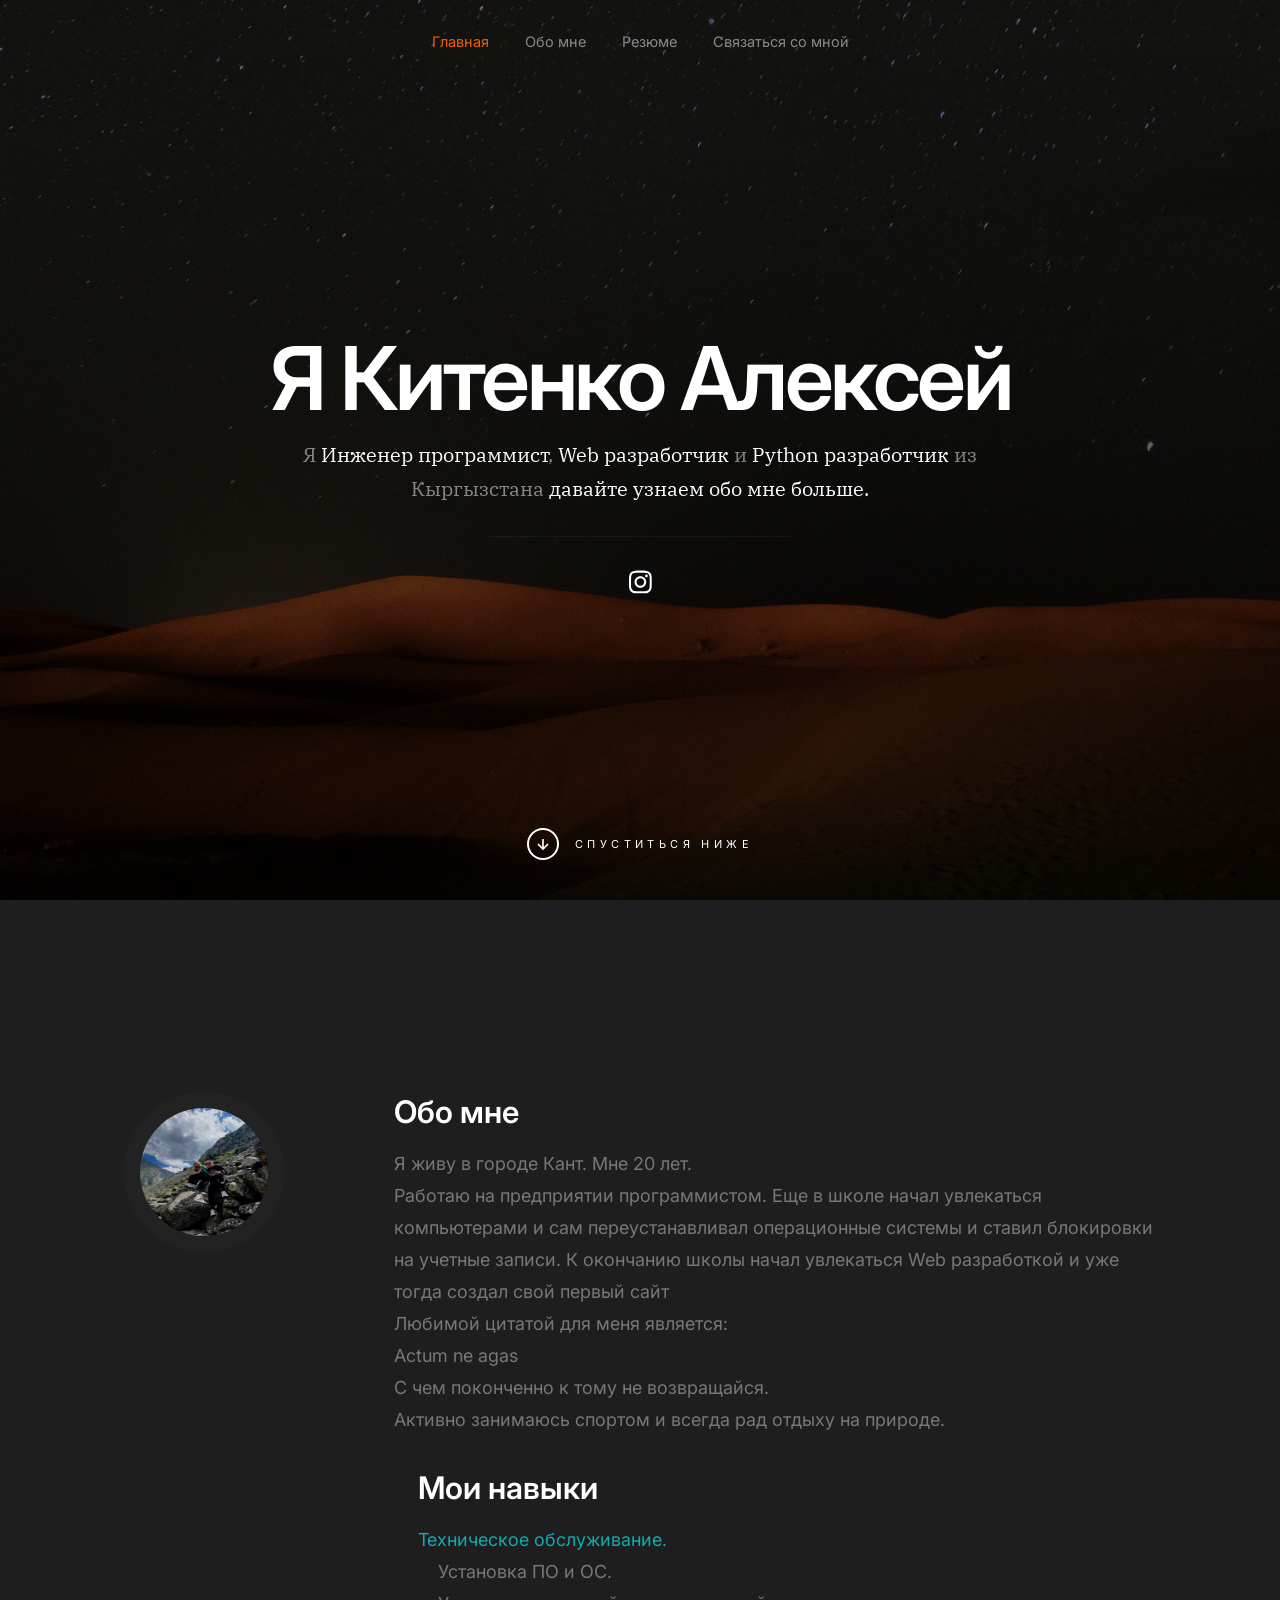
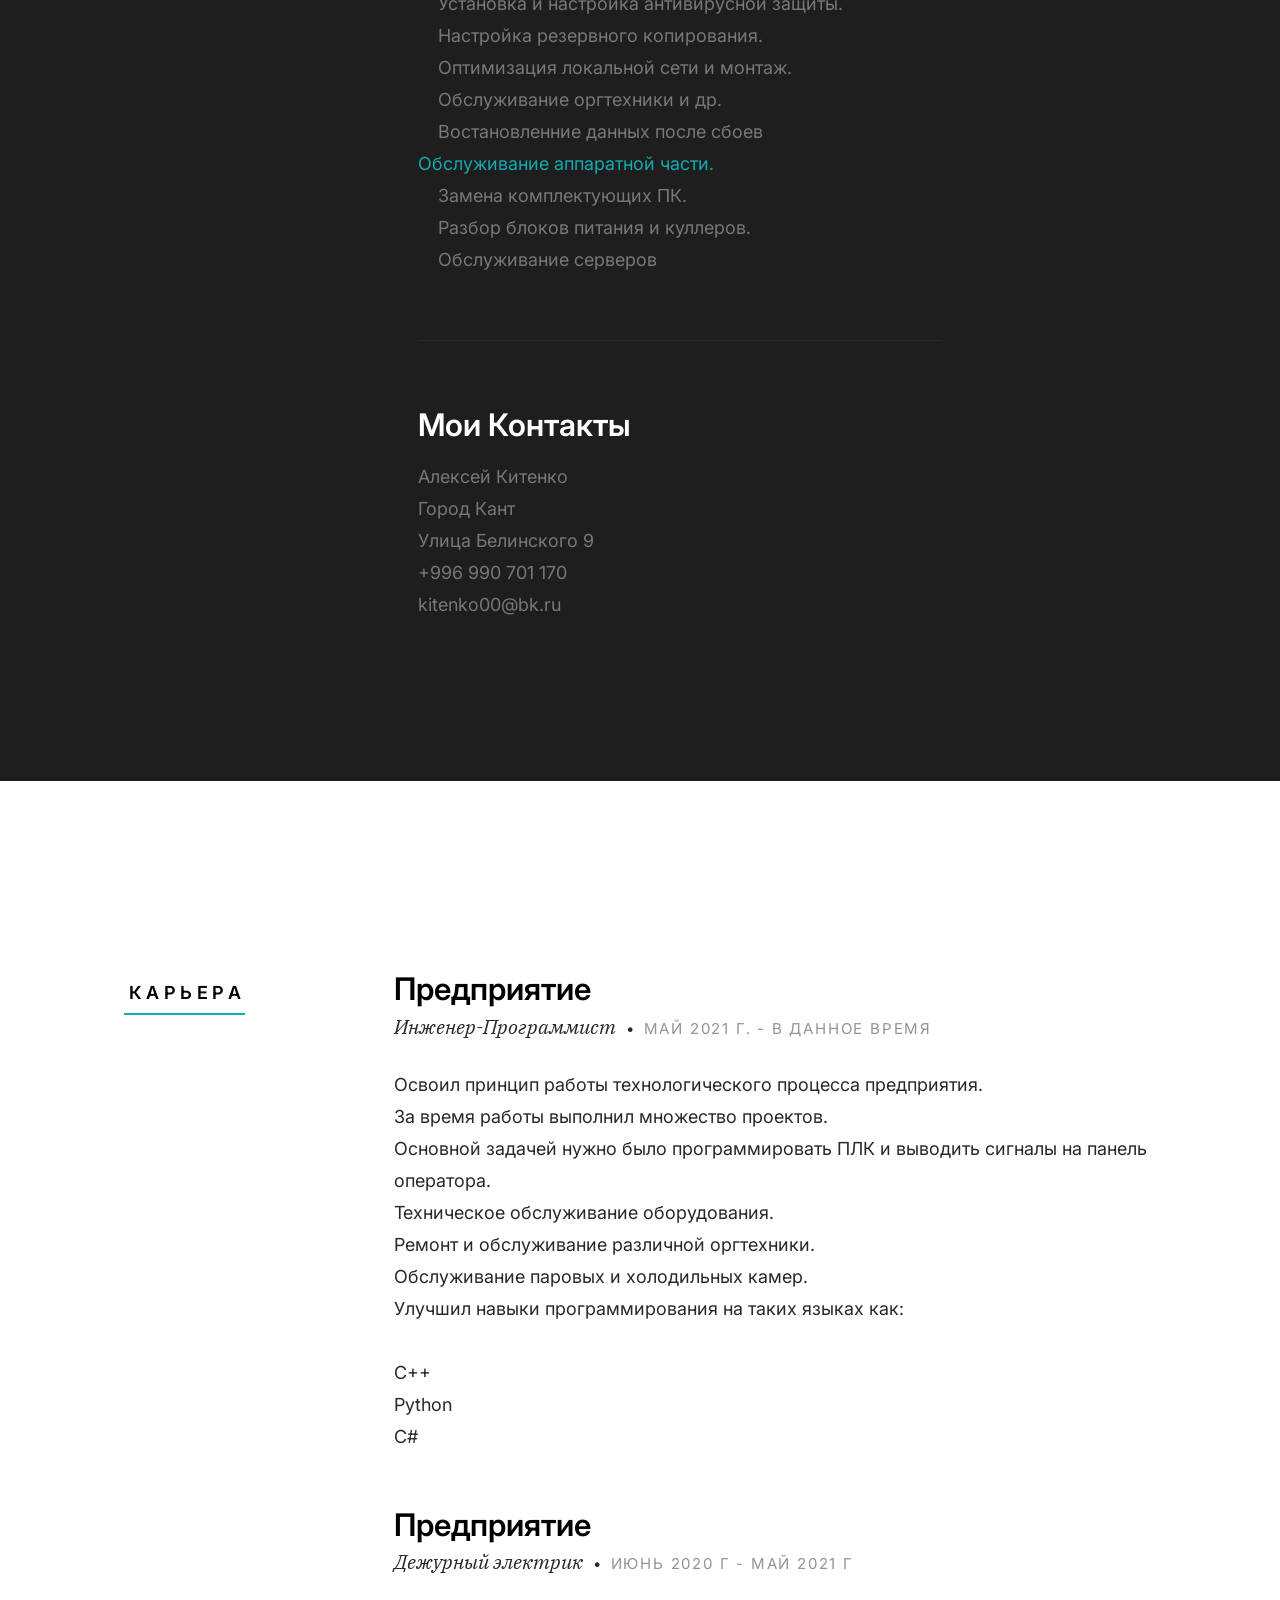
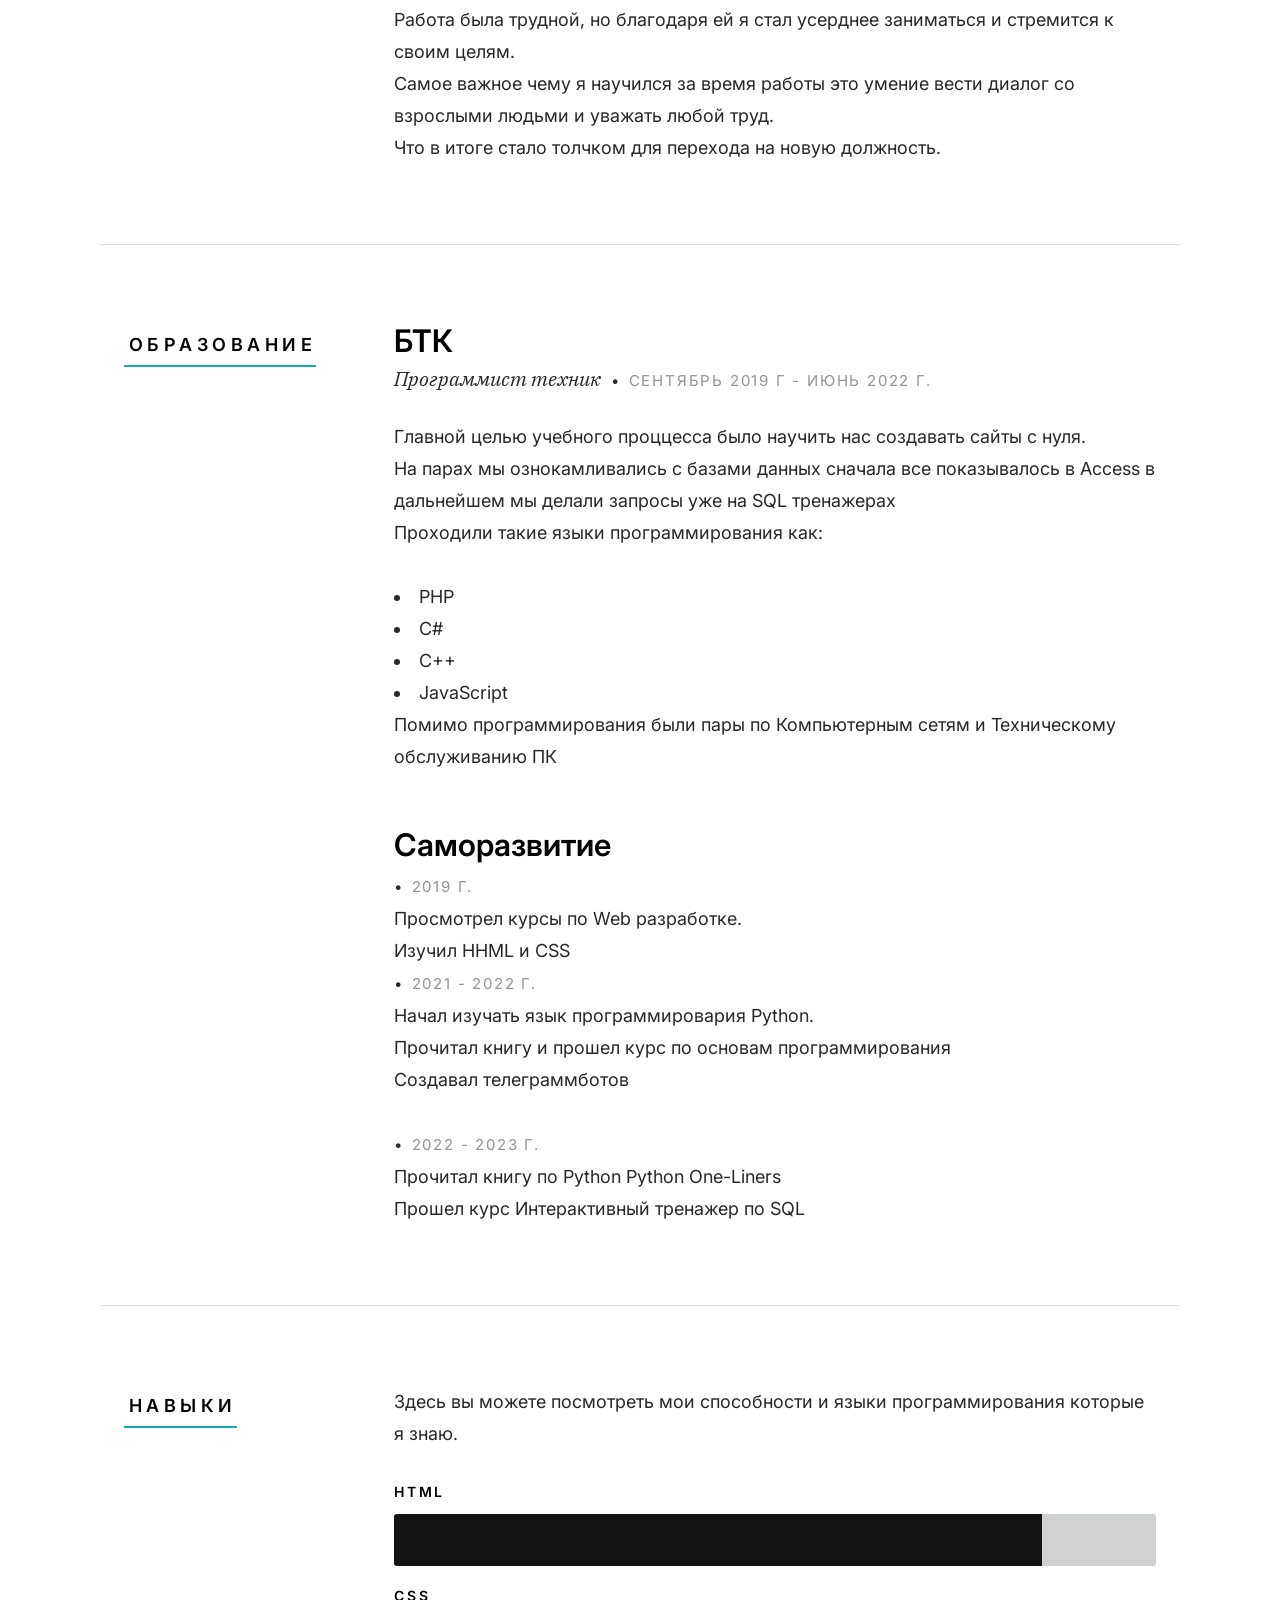
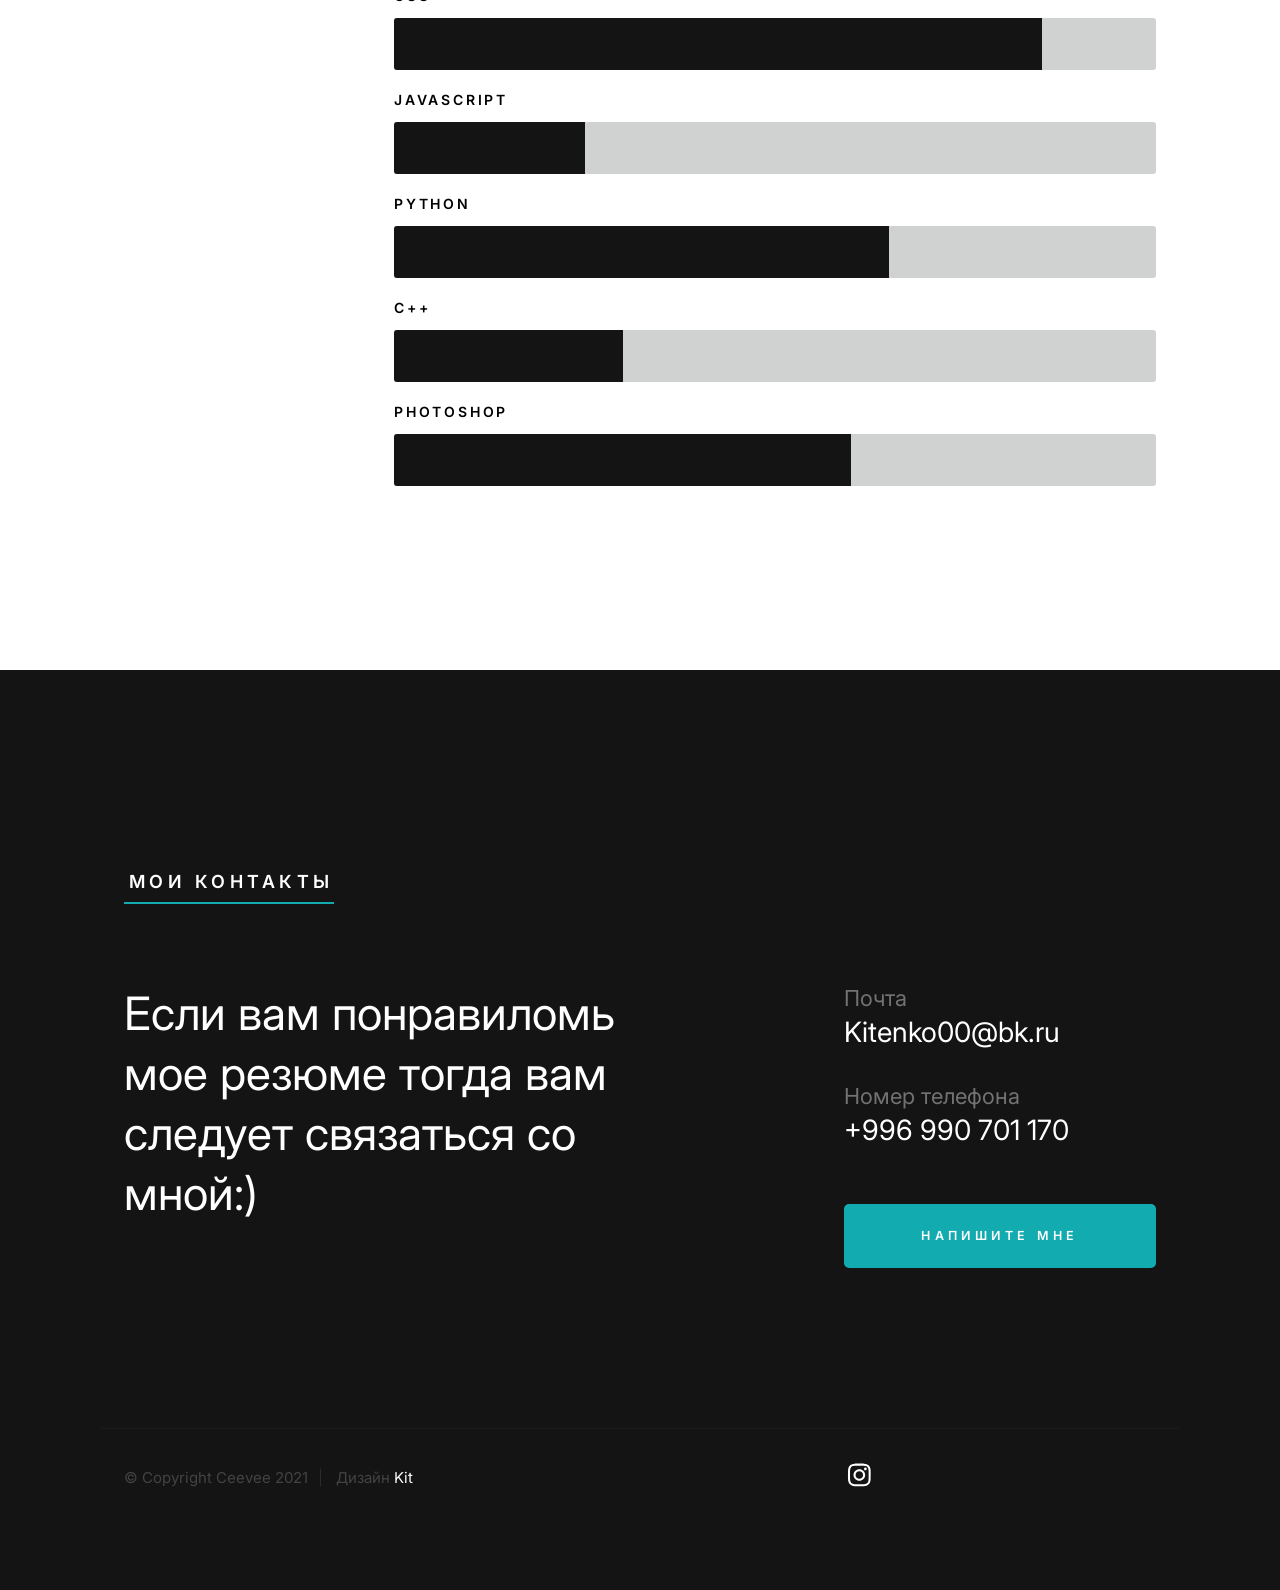
<file: index.html>
<!DOCTYPE html>
<html class="no-js" lang="ru">
<head>

    <!--- basic page needs
    ================================================== -->
    <meta charset="utf-8">
    <title>Портфолио</title>
    <meta name="description" content="">
    <meta name="author" content="">

    <!-- mobile specific metas
    ================================================== -->
    <meta name="viewport" content="width=device-width, initial-scale=1">

    <!-- CSS
    ================================================== -->
    <link rel="stylesheet" href="css/styles.css">
    <link rel="stylesheet" href="css/vendor.css">

    <!-- script
    ================================================== -->
    <script defer src="js/vendor/fontawesome/all.min.js"></script>

    <!-- favicons
    ================================================== -->
    <link rel="apple-touch-icon" sizes="180x180" href="apple-touch-icon.png">
    <link rel="icon" type="image/png" sizes="32x32" href="favicon-32x32.png">
    <link rel="icon" type="image/png" sizes="16x16" href="favicon-16x16.png">
    <link rel="manifest" href="site.webmanifest">

</head>

<body id="top" class="ss-preload">


    <!-- preloader
    ================================================== -->
    <div id="preloader">
        <div id="loader"></div>
    </div>


    <!-- header
    ================================================== -->
    <header class="s-header">
        <div class="row s-header__nav-wrap">
            <nav class="s-header__nav">
                <ul>
                    <li class="current"><a class="smoothscroll" href="#hero">Главная</a></li>
                    <li><a class="smoothscroll" href="#about">Обо мне</a></li>
                    <li><a class="smoothscroll" href="#resume">Резюме</a></li>
                    <!--<li><a class="smoothscroll" href="#portfolio">Работы</a></li>-->
                    <!-- <li><a class="smoothscroll" href="#testimonials">Testimonials</a></li> -->
                    <li><a class="smoothscroll" href="#contact">Связаться со мной</a></li>
                </ul>
            </nav>
        </div> <!-- end row -->
        
        <a class="s-header__menu-toggle" href="#0" title="Menu">
            <span class="s-header__menu-icon"></span>
        </a>
    </header> <!-- end s-header -->


    <!-- hero
    ================================================== -->
    <section id="hero" class="s-hero target-section">

        <div class="s-hero__bg rellax" data-rellax-speed="-7"></div>

        <div class="row s-hero__content">
            <div class="column">

                <div class="s-hero__content-about">

                    <h1>Я Китенко Алексей</h1>

                    <h3>
                    Я <span>Инженер программист</span>, <span>Web разработчик</span> и <span>Python разработчик</span>
                    из Кыргызстана   
                    <a class="smoothscroll" href="#about">давайте узнаем обо мне больше.</a>
                    </h3>

                    <div class="s-hero__content-social">
                        <!-- <a href="#0"><i class="fab fa-facebook-square" aria-hidden="true"></i></a> -->
                        <!-- <a href="#0"><i class="fab fa-twitter" aria-hidden="true"></i></a> -->
                        <a href="https://www.instagram.com/?hl=ru"><i class="fab fa-instagram" aria-hidden="true"></i></a>
                        <!-- <a href="#0"><i class="fab fa-dribbble" aria-hidden="true"></i></a> -->
                        <!-- <a href="#0"><i class="fab fa-behance" aria-hidden="true"></i></a> -->
                        <!-- <a href="#0"><i class="fab fa-linkedin" aria-hidden="true"></i></a> -->
                    </div>

                </div> <!-- end s-hero__content-about -->

            </div>
        </div> <!-- s-hero__content -->

        <div class="s-hero__scroll">
            <a href="#about" class="s-hero__scroll-link smoothscroll">
                <span class="scroll-arrow">
                    <svg xmlns="http://www.w3.org/2000/svg" width="24" height="24" viewBox="0 0 24 24" style="fill:rgba(0, 0, 0, 1);transform:;-ms-filter:"><path d="M18.707 12.707L17.293 11.293 13 15.586 13 6 11 6 11 15.586 6.707 11.293 5.293 12.707 12 19.414z"></path></svg>
                </span>
                <span class="scroll-text">Спуститься ниже</span>
            </a>
        </div> <!-- s-hero__scroll -->

    </section> <!-- end s-hero -->


    <!-- about
    ================================================== -->
    <section id="about" class="s-about target-section">

        <div class="row">
            <div class="column large-3 tab-12">
                <img class="s-about__pic" src="images/avatars/user-06.jpeg" alt="">
            </div>
            <div class="column large-9 tab-12 s-about__content">
                <h3>  Обо мне</h3>
                <p>
                Я живу в городе Кант. Мне 20 лет. <br>
                Работаю на предприятии программистом.
                Еще в школе начал увлекаться  компьютерами и  сам переустанавливал
                операционные системы и ставил блокировки на учетные записи.
                К окончанию школы начал увлекаться Web разработкой и уже тогда создал свой первый сайт<br>
                Любимой цитатой для меня является:<br>
                <span>Actum ne agas</span><br>
                С чем поконченно к тому не возвращайся.<br>
                Активно занимаюсь спортом и всегда рад отдыху на природе.
                
                </p>
                
                <div class="column large-9 tab-12 s-about__content">
                <h3>Мои навыки</h3>
                <dl>
                    <dt>Техническое обслуживание.</dt>
                        <dd>Установка ПО и ОС.</dd>
                        <dd>Установка и настройка антивирусной защиты.</dd>
                        <dd>Настройка резервного копирования.</dd>
                        <dd>Оптимизация локальной сети и монтаж.</dd>
                        <dd>Обслуживание оргтехники и др.</dd>
                        <dd>Востановленние данных после сбоев</dd>
                    <dt>Обслуживание аппаратной части.</dt>
                        <dd>Замена комплектующих ПК.</dd>
                        <dd>Разбор блоков питания и куллеров.</dd>
                        <dd>Обслуживание серверов</dd>
                    <dt></dt>


                </dl>
                
                <hr>

                <div class="row s-about__content-bottom">
                    <div class="column w-1000-stack">
                        <h3>Мои Контакты</h3>
    
                        <p>
                        Алексей Китенко <br>
                        Город Кант <br>
                        Улица Белинского 9<br>
                        <a href="tel:+996990701170">+996 990 701 170</a> <br>
                        <a href="mailto:#0">kitenko00@bk.ru</a>
                        </p>
                        
                    </div>
                </div>
            </div>
        </div> <!-- end row -->

    </section> <!-- end s-about -->


    <!-- resume
    ================================================== -->
    <section id="resume" class="s-resume target-section">
        
        <div class="row s-resume__section">
            <div class="column large-3 tab-12">
                <h3 class="section-header-allcaps">Карьера</h3>
            </div>
            <div class="column large-9 tab-12">
                <div class="resume-block">

                    <div class="resume-block__header">
                        <h4 class="h3">Предприятие</h4>
                        <p class="resume-block__header-meta">
                            <span>Инженер-Программист</span> 
                            <span class="resume-block__header-date">
                                Май 2021 Г. - В данное время
                            </span>
                        </p>
                    </div>

                    <p>
                   Освоил принцип работы технологического процесса предприятия.<br>
                   За время работы выполнил множество проектов.<br>
                   Основной задачей нужно было программировать ПЛК и выводить сигналы на панель оператора.<br>
                   Техническое обслуживание оборудования. <br>
                   Ремонт и обслуживание различной оргтехники. <br>
                   Обслуживание паровых и холодильных камер. <br>
                    Улучшил навыки программирования на таких языках как:<br>
                    <br>
                    <span>C++</span><br>
                    <span>Python</span><br>
                    <span>C#</span><br>
                    </p>

                </div> <!-- end resume-block -->

                <div class="resume-block">

                    <div class="resume-block__header">
                        <h4 class="h3">Предприятие</h4>
                        <p class="resume-block__header-meta">
                            <span>Дежурный электрик</span> 
                            <span class="resume-block__header-date">
                                Июнь 2020 Г - Май 2021 Г
                            </span>
                        </p>
                    </div>

                    <p>
                    Работа была трудной, но благодаря ей я стал усерднее заниматься и стремится к своим целям.<br>
                    Самое важное чему я научился за время работы это умение вести диалог со взрослыми людьми и уважать любой труд.<br>
                    Что в итоге стало толчком для перехода на новую должность.
                    
                    </p>

                </div> <!-- end resume-block -->
            </div>
        </div> <!-- s-resume__section -->


        <div class="row s-resume__section">
            <div class="column large-3 tab-12">
                <h3 class="section-header-allcaps">Образование</h3>
            </div>
            <div class="column large-9 tab-12">
                <div class="resume-block">

                    <div class="resume-block__header">
                        <h4 class="h3">БТК</h4>
                        <p class="resume-block__header-meta">
                            <span>Программист техник</span> 
                            <span class="resume-block__header-date">
                                Сентябрь 2019 Г - ИЮНЬ 2022 Г.
                            </span>
                        </p>
                    </div>

                    <p>
                    Главной целью учебного проццесса было научить нас создавать сайты с нуля. <br>
                    На парах мы ознокамливались с базами данных сначала все показывалось
                     в Access в дальнейшем мы делали запросы уже на SQL тренажерах <br>
                     Проходили такие языки программирования как:
                    <ul type="disc"></ul>
                        <li>  PHP </li>
                        <li>  C# </li>
                        <li>  C++ </li>
                        <li>  JavaScript </li>
                    </ul>
                    Помимо программирования были пары по Компьютерным сетям и Техническому обслуживанию ПК<br>


                    </p>

                </div> <!-- end resume-block -->

                <div class="resume-block">

                    <div class="resume-block__header">
                        <h4 class="h3">Саморазвитие</h4>
                        <span class="resume-block__header-date">
                            2019 Г.
                        </span>
                        <br>
                    </div>
                    <p>
                        Просмотрел курсы по Web разработке.<br>
                        Изучил HHML и CSS<br>
                    <span class="resume-block__header-date">
                        2021 - 2022 Г.
                    </span><br>
                    Начал изучать язык программировария Python.<br>
                    Прочитал книгу и прошел курс по основам программирования<br>
                    Создавал телеграммботов
                    </p>
                    <span class="resume-block__header-date">
                        2022 - 2023 Г.
                    </span><br>
                    <p> Прочитал книгу по Python  Python One-Liners <br>
                            Прошел курс Интерактивный тренажер по SQL
                    </p>

                </div> <!-- end resume-block -->
            </div>
        </div> <!-- s-resume__section -->


        <div class="row s-resume__section">
            <div class="column large-3 tab-12">
                <h3 class="section-header-allcaps">Навыки</h3>
            </div>
            <div class="column large-9 tab-12">
                <div class="resume-block">

                    <p>
                    Здесь вы можете посмотреть мои способности и языки программирования которые я знаю.
                    </p>

                    <ul class="skill-bars-fat">
                        <li>
                        <div class="progress percent85"></div>
                        <strong>HTML</strong>
                        </li>
                        <li>
                        <div class="progress percent85"></div>
                        <strong>CSS</strong>
                        </li>
                        <li>
                        <div class="progress percent65"></div>
                        <strong>Javascript</strong>
                        </li>
                        <li>
                        <div class="progress percent90"></div>
                        <strong>Python</strong>
                        </li>
                        <li>
                        <div class="progress percent75"></div>
                        <strong>C++</strong>
                        </li>
                        <li>
                        <div class="progress percent60"></div>
                        <strong>Photoshop</strong>
                        </li>
                    </ul>

                </div> <!-- end resume-block -->

            </div>
        </div> <!-- s-resume__section -->



    </section> <!-- end s-cta -->





    <!-- contact
    ================================================== -->
    <section id="contact" class="s-contact target-section">

        <div class="row s-contact__header">
            <div class="column large-12">
                <h3 class="section-header-allcaps">Мои контакты</h3>
            </div>
        </div>

        <div class="row s-contact__content">

            <div class="column large-7 medium-12">

                <h4 class="huge-text">
                    Если вам понравиломь мое резюме тогда вам следует связаться со мной:)
                </h4>

            </div>

            <div class="column large-4 medium-12">

                <div class="row contact-infos">
                    <div class="column large-12 medium-6 tab-12">
                        <div class="contact-block">
                            <h5 class="contact-block__header">
                                Почта
                            </h5>
                            <p class="contact-block__content">
                                <a class="mailtoui" href="mailto:Kitenko00@bk.ru">Kitenko00@bk.ru</a>
                            </p>
                        </div> <!-- end contact-block -->
                    </div>
                    <div class="column large-12 medium-6 tab-12">
                        <div class="contact-block">
                            <h5 class="contact-block__header">
                                Номер телефона
                            </h5>
                            <p class="contact-block__content">
                                <a href="tel:+996990701170">+996 990 701 170</a>
                            </p>
                        </div> <!-- end contact-block -->
                    </div>

                    <div class="column large-12">
                        <a href="mailto:kitenko00@bk.ru" class="mailtoui btn btn--primary h-full-width">Напишите мне</a>
                    </div>
                </div> <!-- end contact-infos -->

            </div>
        </div> <!-- s-contact__content -->

    </section> <!-- end s-contact -->
    

    <!-- footer
    ================================================== -->
    <footer class="s-footer">
        <div class="row">
            <div class="column large-4 medium-6 w-1000-stack s-footer__social-block">
                <ul class="s-footer__social">
                     <!--<li><a href="#0"><i class="fab fa-facebook-f" aria-hidden="true"></i></a></li>--> 
                     <!--<li><a href="#0"><i class="fab fa-twitter" aria-hidden="true"></i></a></li>--> 
                    <li><a href="https://www.instagram.com/?hl=ru"><i class="fab fa-instagram" aria-hidden="true"></i></a></li>
                     <!--<li><a href="#0"><i class="fab fa-dribbble" aria-hidden="true"></i></a></li>--> 
                    <!--<li><a href="#0"><i class="fab fa-linkedin-in" aria-hidden="true"></i></a></li>--> 
                </ul>
            </div>

            <div class="column large-7 medium-6 w-1000-stack ss-copyright">
                <span>© Copyright Ceevee 2021</span> 
                <span>Дизайн <a href="https://vk.com/a.kit_02">Kit</a></span>
            </div>
        </div>

 <!--       <div class="ss-go-top">
            <a class="smoothscroll" title="Back to Top" href="#top">
                <svg xmlns="http://www.w3.org/2000/svg" viewBox="0 0 24 24"><path d="M6 4h12v2H6zm5 10v6h2v-6h5l-6-6-6 6z"/></svg>
             </a>
        </div> end ss-go-top --> 
    </footer>


    <!-- Java Script
    ================================================== -->
    <script src="js/plugins.js"></script>
    <script src="js/main.js"></script>

</body>

</html>
</file>
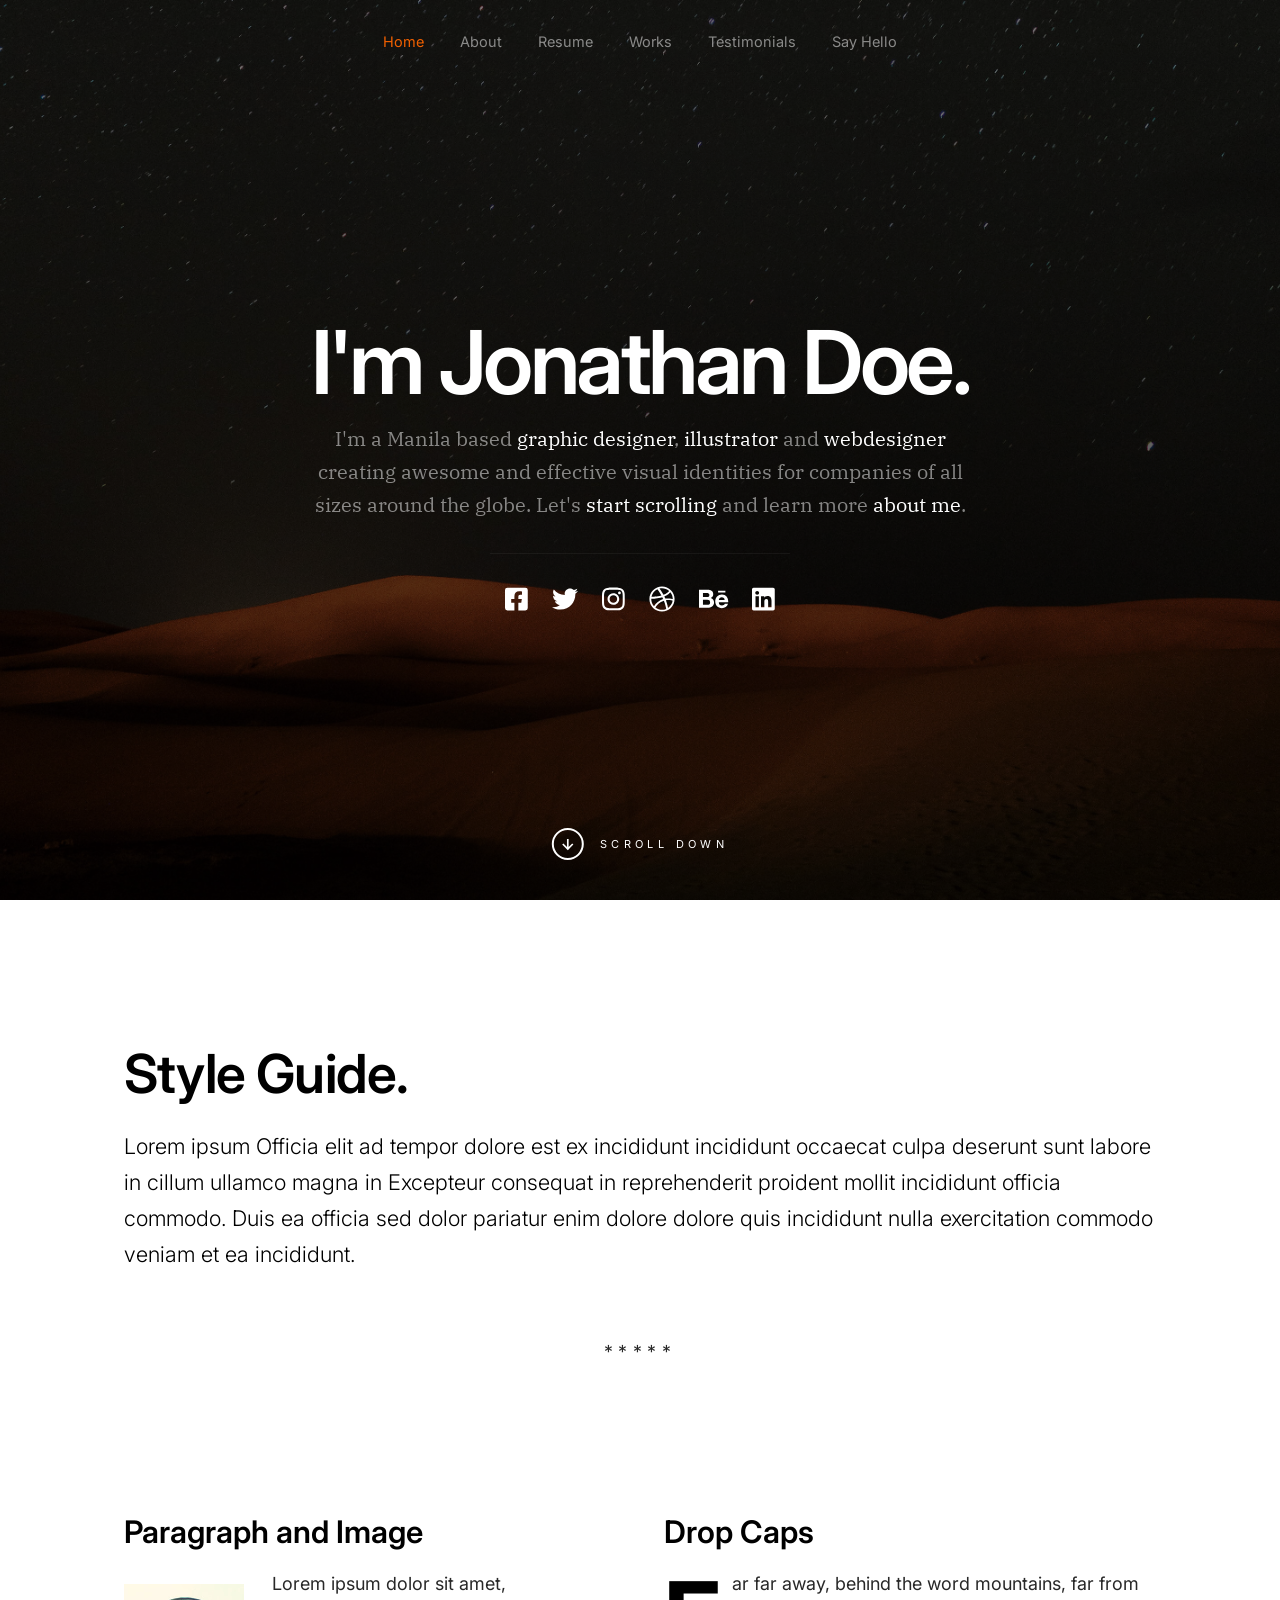
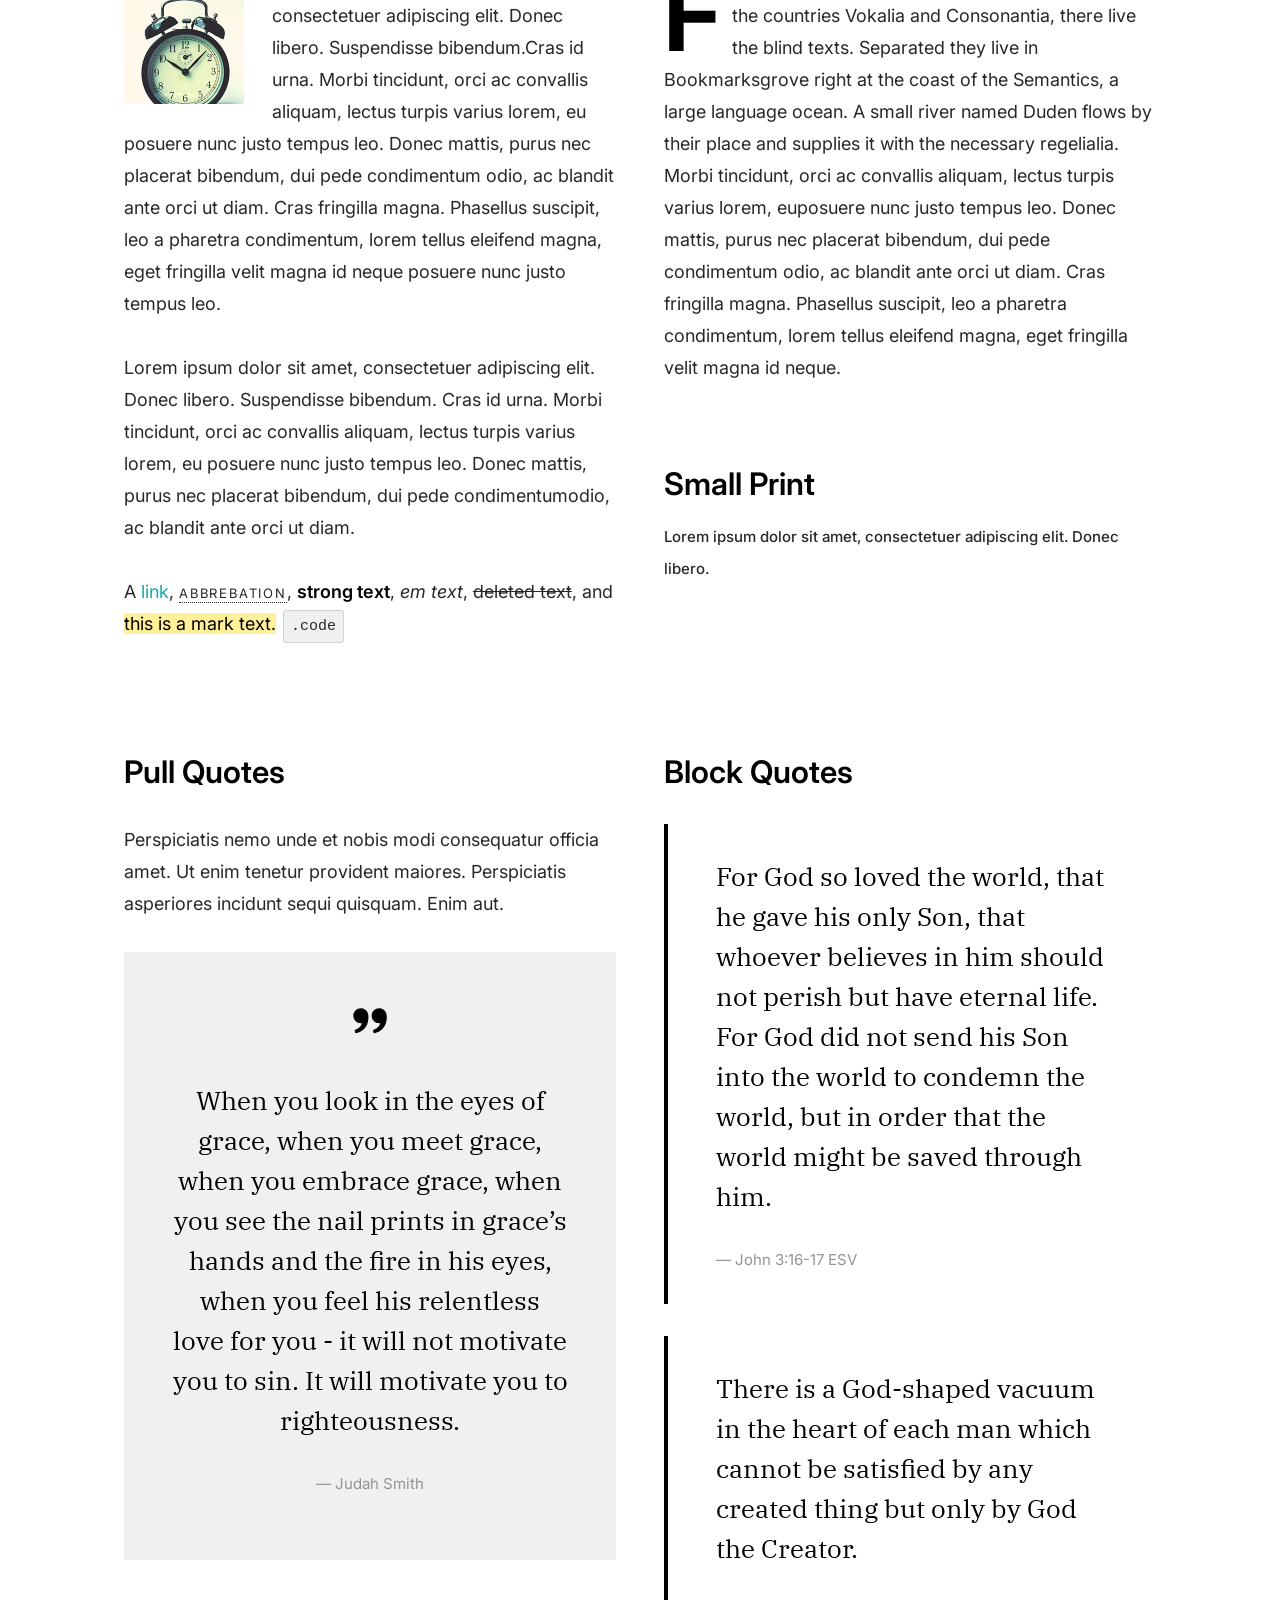
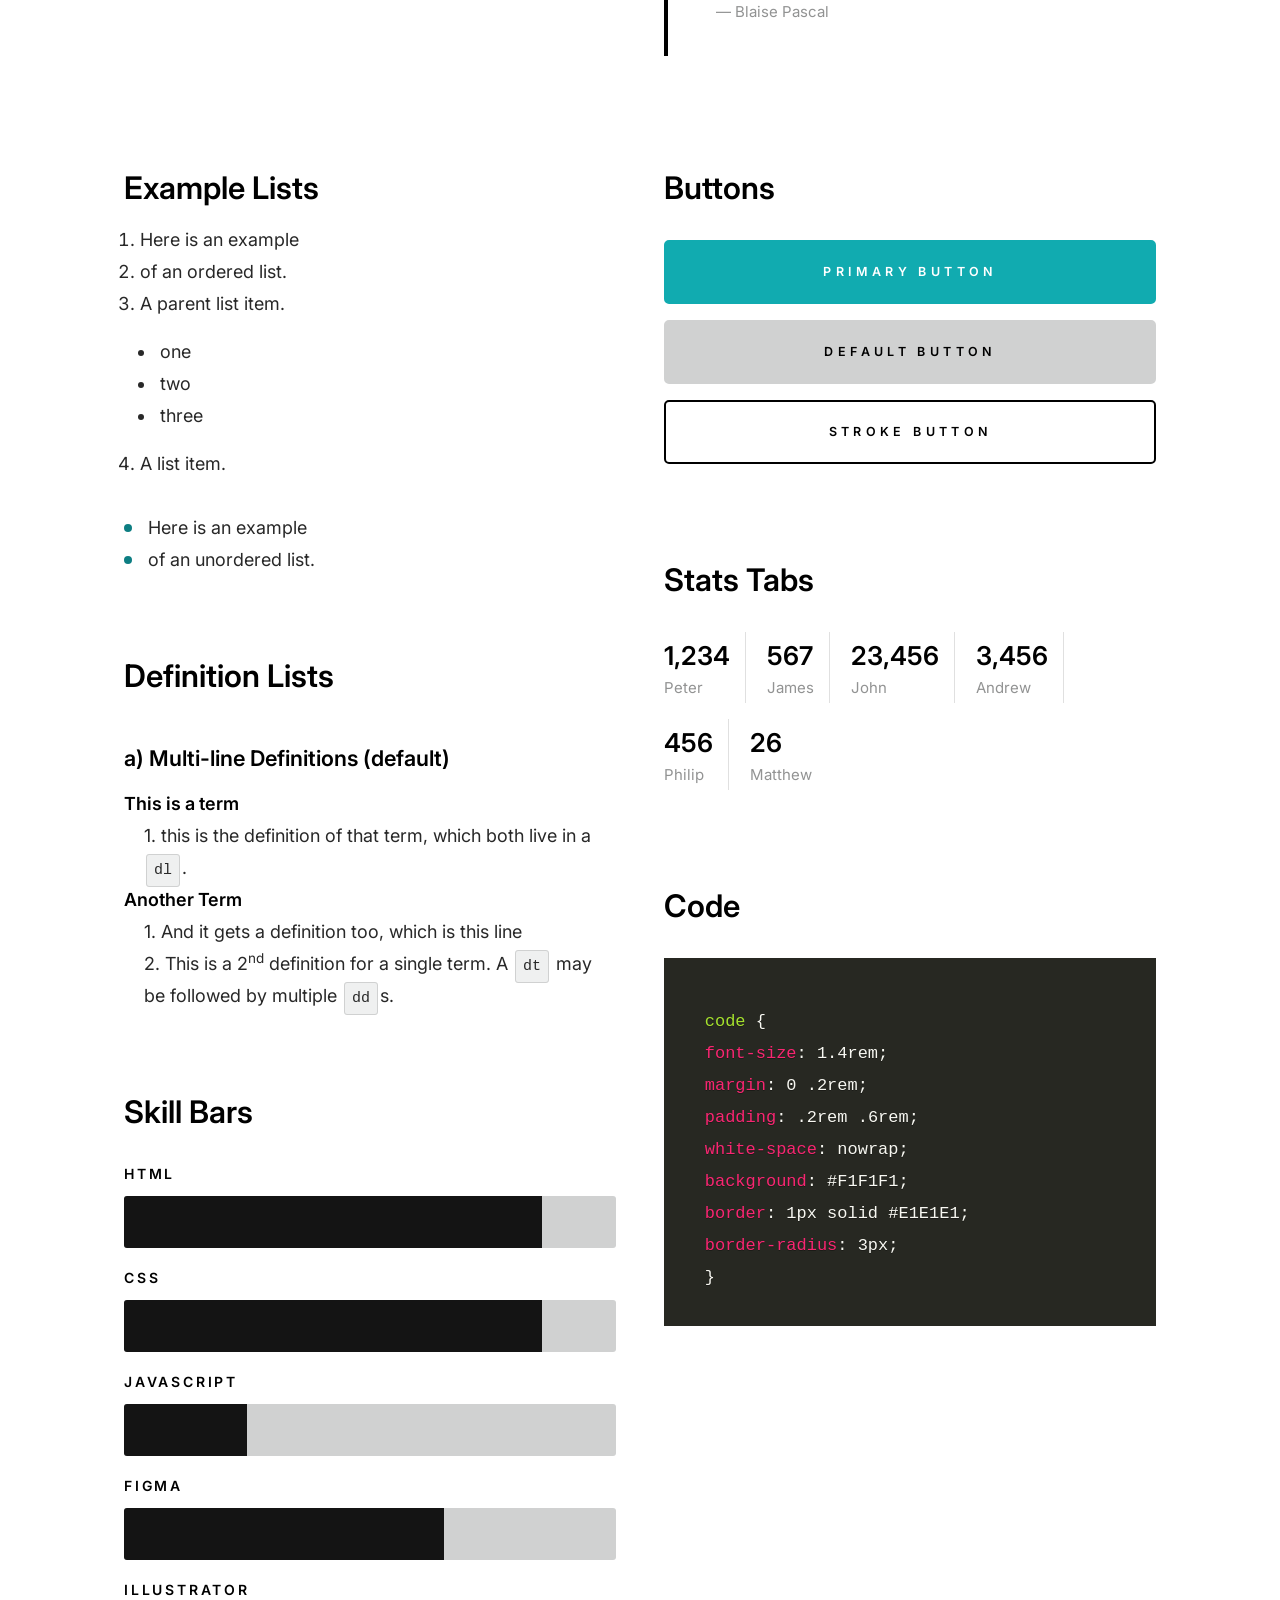
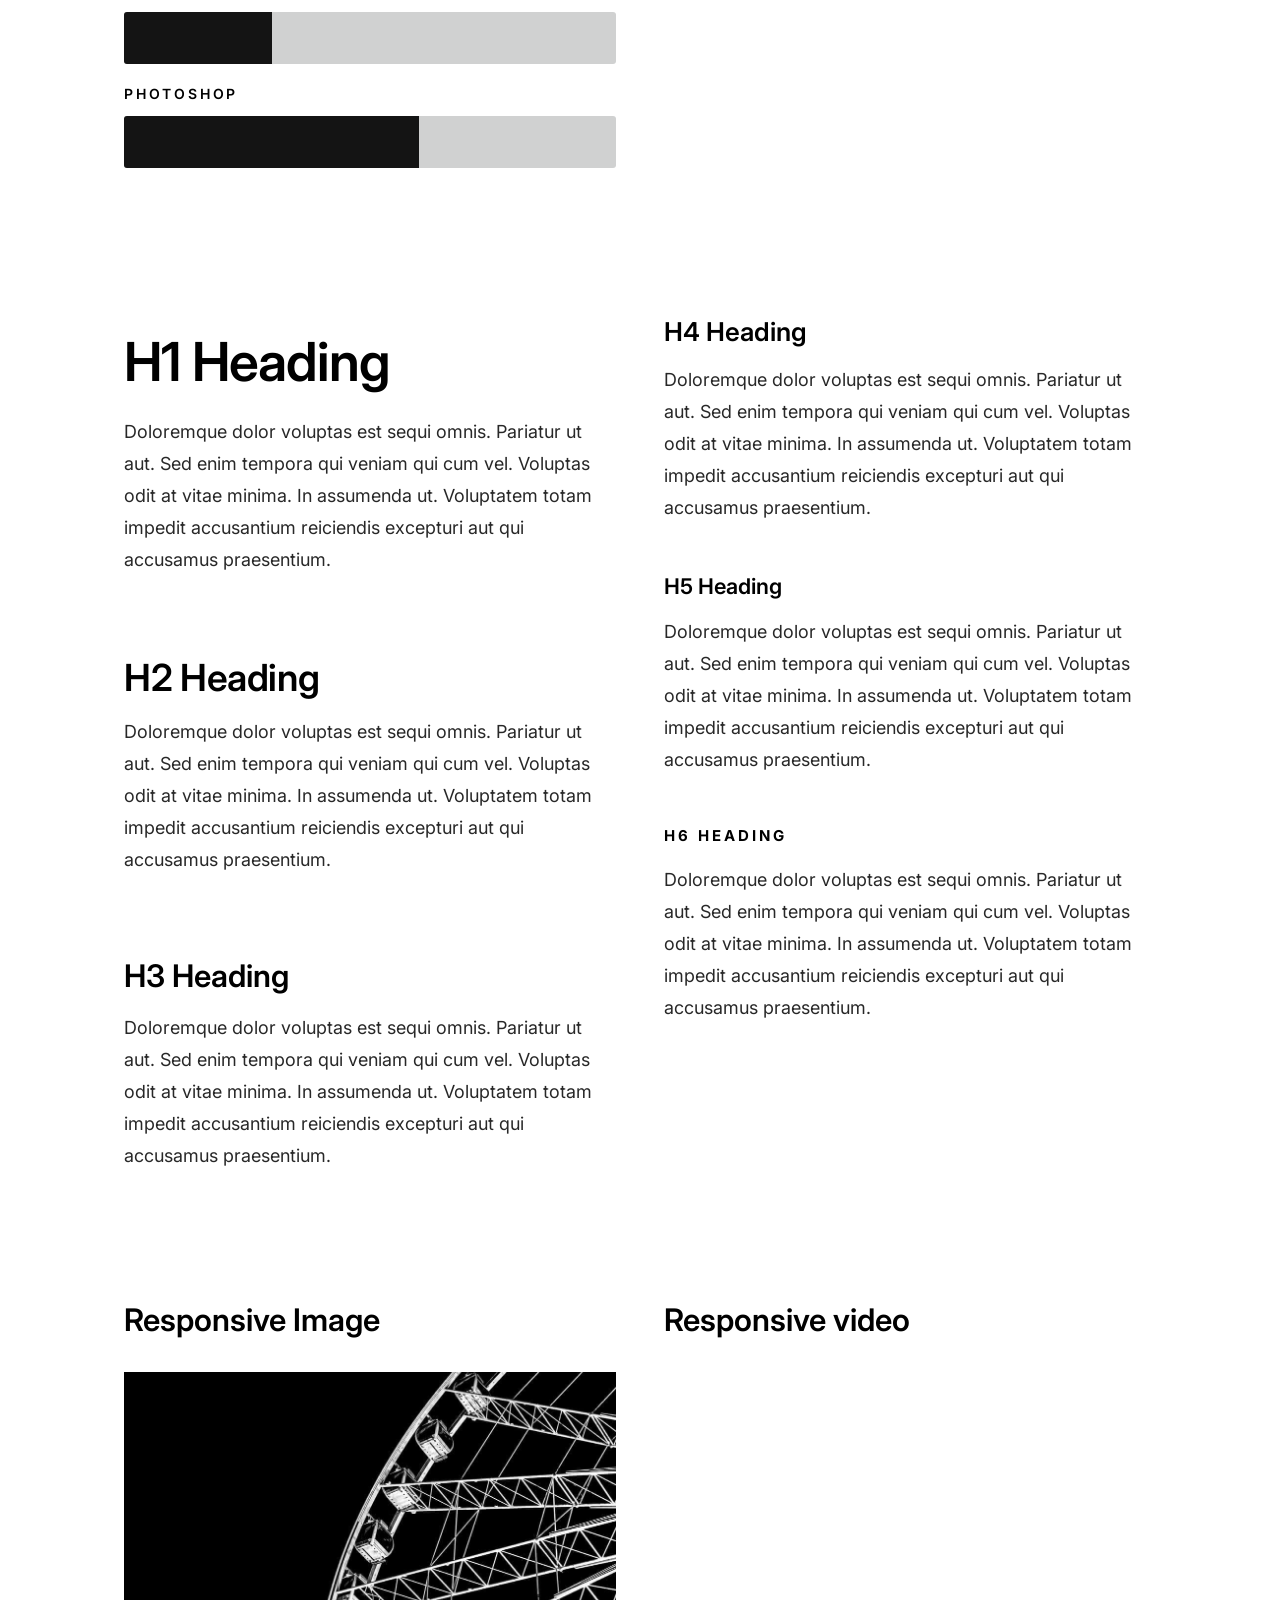
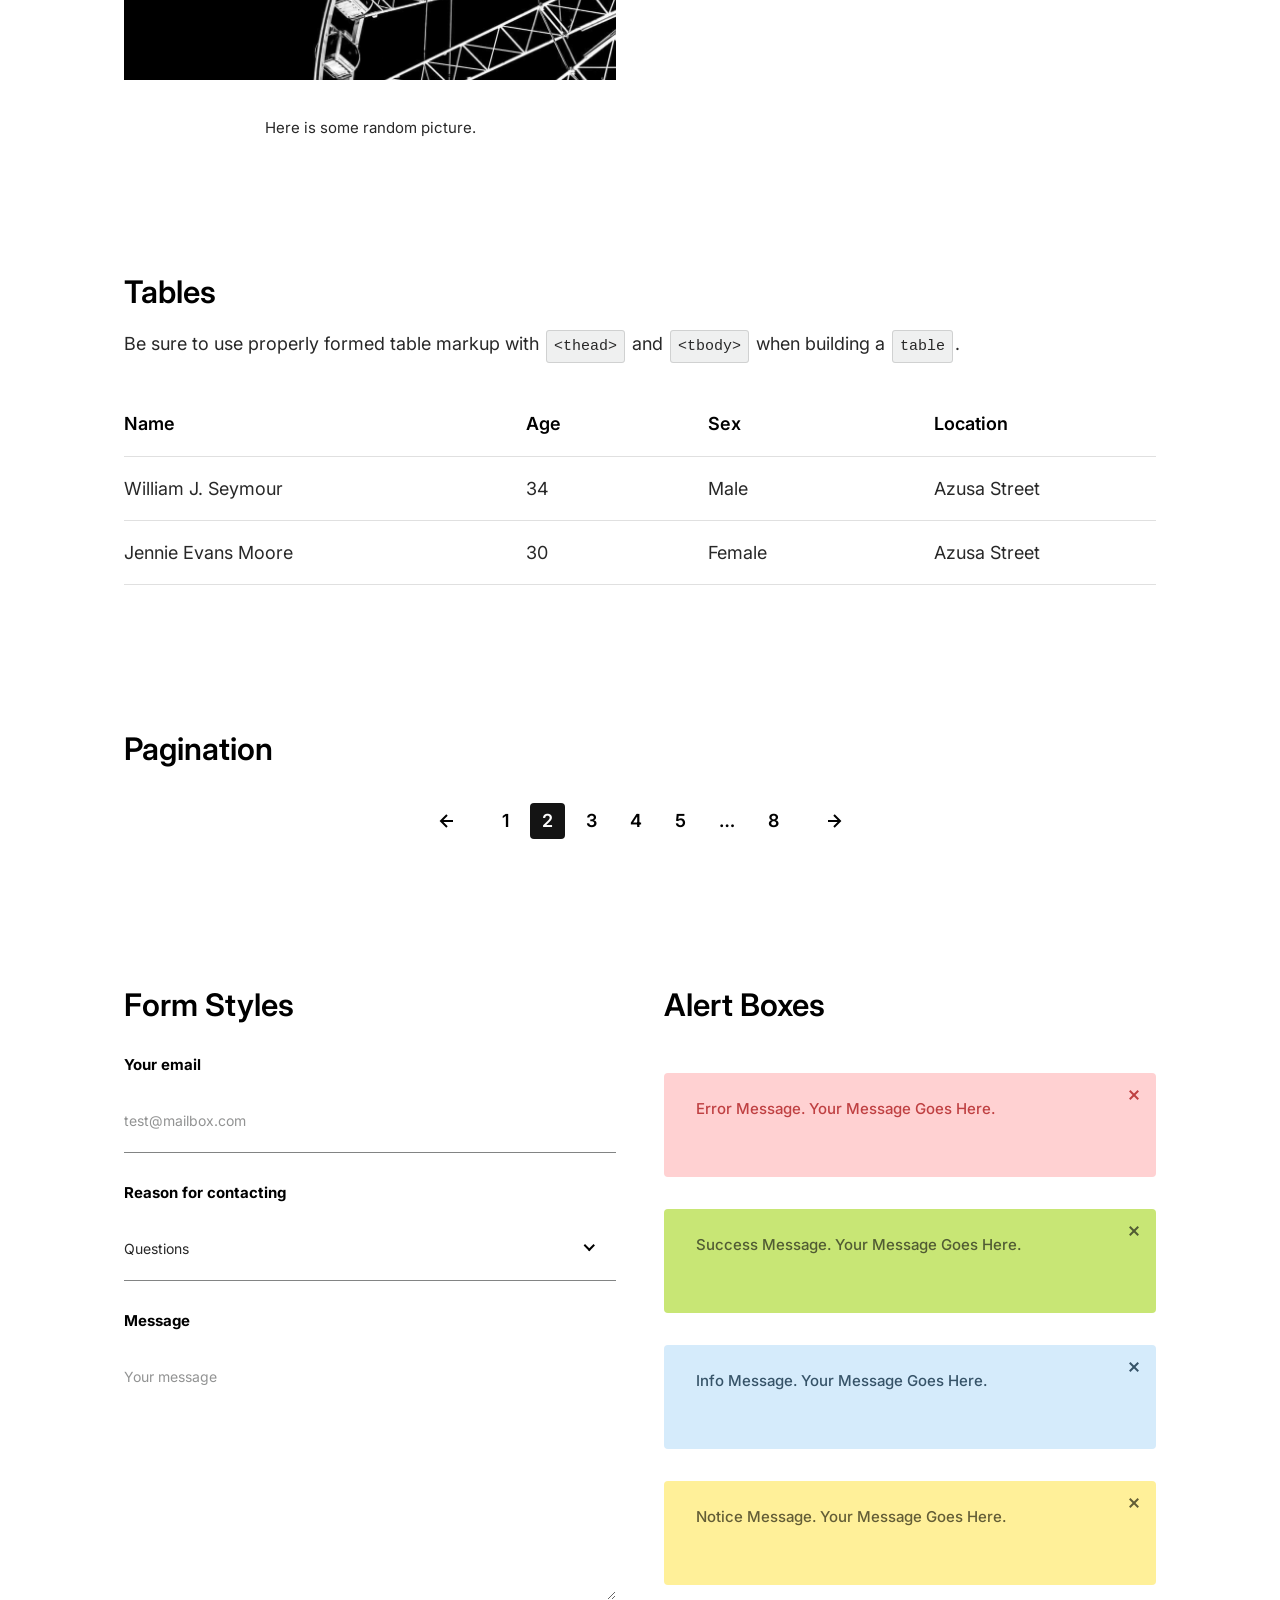
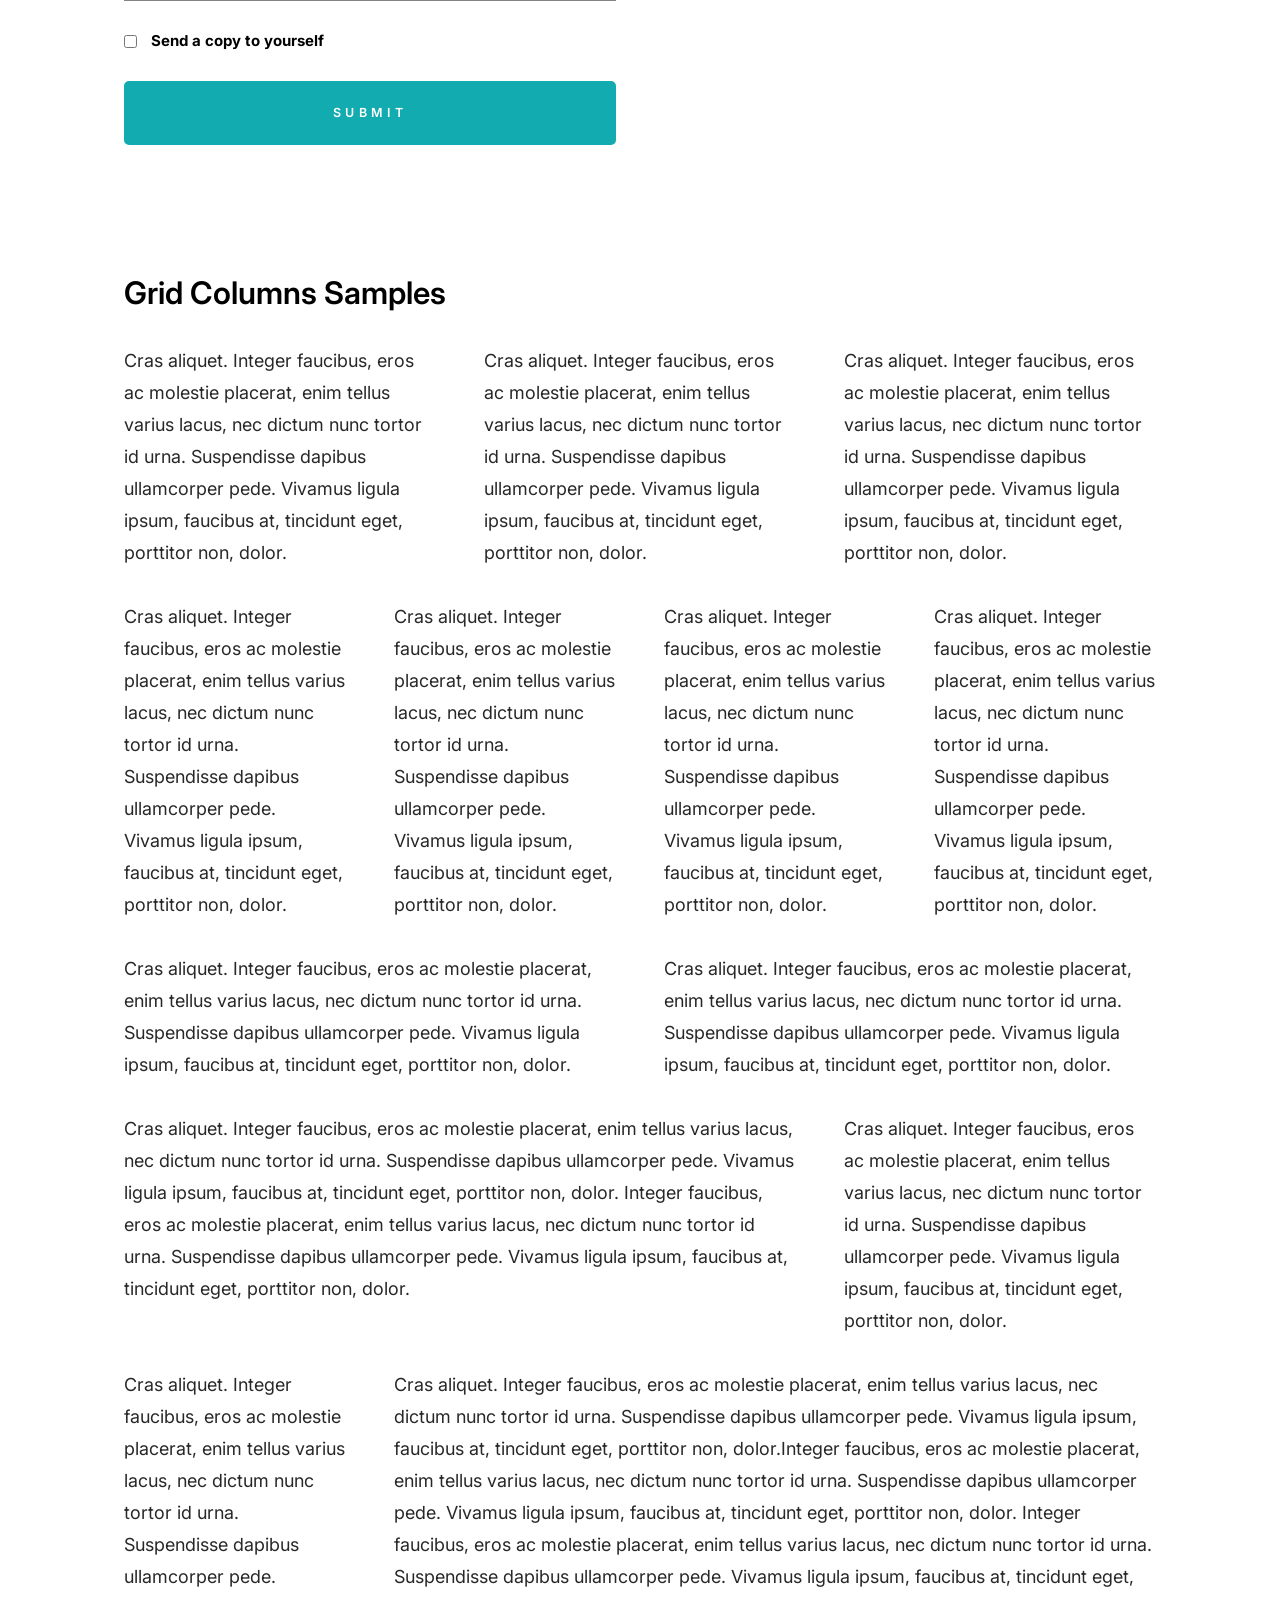
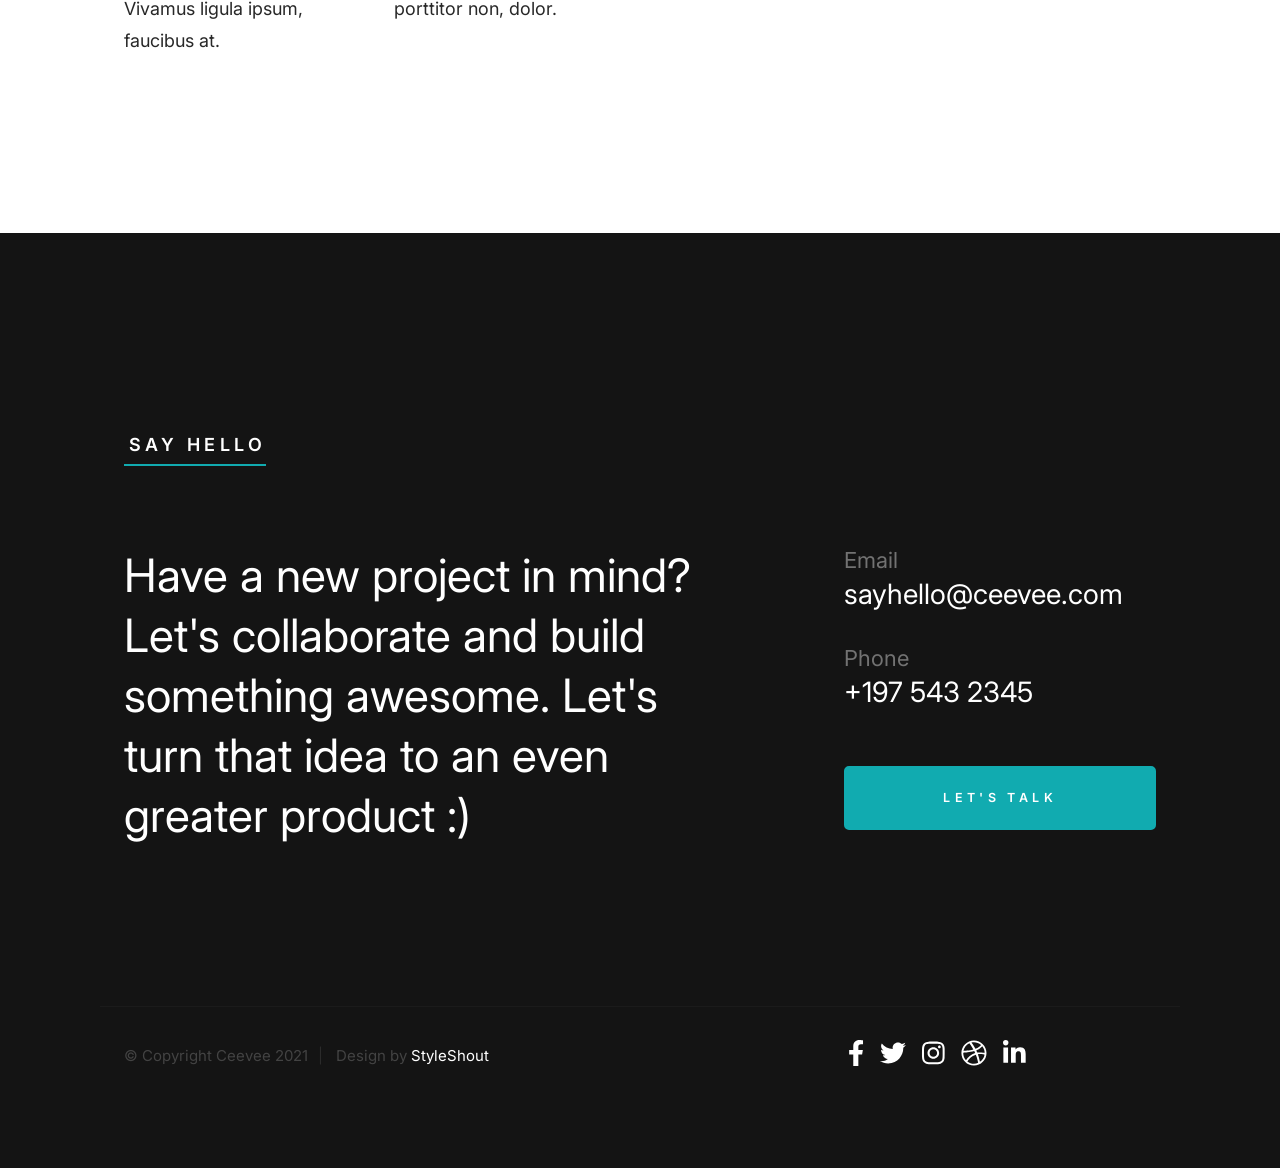
<file: styles.html>
<!DOCTYPE html>
<html class="no-js" lang="en">
<head>

    <!--- basic page needs
    ================================================== -->
    <meta charset="utf-8">
    <title>Styles - Ceevee 2.0</title>
    <meta name="description" content="">
    <meta name="author" content="">

    <!-- mobile specific metas
    ================================================== -->
    <meta name="viewport" content="width=device-width, initial-scale=1">

    <!-- CSS
    ================================================== -->
    <link rel="stylesheet" href="css/styles.css">
    <link rel="stylesheet" href="css/vendor.css">

    <style type="text/css" media="screen">
        .s-styles { 
            background-color: white;
            padding-top: calc(4.5 * var(--space));
            padding-bottom: calc(4.5 * var(--space));
            position: relative;
        }
        .s-styles .intro h1 {
            margin-top: 0;
        }
    </style>

    <!-- script
    ================================================== -->
    <script defer src="js/vendor/fontawesome/all.min.js"></script>

    <!-- favicons
    ================================================== -->
    <link rel="apple-touch-icon" sizes="180x180" href="apple-touch-icon.png">
    <link rel="icon" type="image/png" sizes="32x32" href="favicon-32x32.png">
    <link rel="icon" type="image/png" sizes="16x16" href="favicon-16x16.png">
    <link rel="manifest" href="site.webmanifest">

</head>

<body id="top" class="ss-preload">


    <!-- preloader
    ================================================== -->
    <div id="preloader">
        <div id="loader"></div>
    </div>


    <!-- header
    ================================================== -->
    <header class="s-header">
        <div class="row s-header__nav-wrap">
            <nav class="s-header__nav">
                <ul>
                    <li class="current"><a href="index.html">Home</a></li>
                    <li><a href="index.html#about">About</a></li>
                    <li><a href="index.html#resume">Resume</a></li>
                    <li><a href="index.html#portfolio">Works</a></li>
                    <li><a href="index.html#testimonials">Testimonials</a></li>
                    <li><a href="index.html#contact">Say Hello</a></li>
                </ul>
            </nav>
        </div> <!-- end row -->
        
        <a class="s-header__menu-toggle" href="#0" title="Menu">
            <span class="s-header__menu-icon"></span>
        </a>
    </header> <!-- end s-header -->


    <!-- hero
    ================================================== -->
    <section id="hero" class="s-hero target-section">

        <div class="s-hero__bg rellax" data-rellax-speed="-7"></div>

        <div class="row s-hero__content">
            <div class="column">

                <div class="s-hero__content-about">

                    <h1>I'm Jonathan Doe.</h1>

                    <h3>
                    I'm a Manila based <span>graphic designer</span>, <span>illustrator</span> and <span>webdesigner</span> creating awesome and
                    effective visual identities for companies of all sizes around the globe. Let's <a href="#about">start scrolling</a>
                    and learn more <a href="#about">about me</a>.
                    </h3>

                    <div class="s-hero__content-social">
                        <a href="#0"><i class="fab fa-facebook-square" aria-hidden="true"></i></a>
                        <a href="#0"><i class="fab fa-twitter" aria-hidden="true"></i></a>
                        <a href="#0"><i class="fab fa-instagram" aria-hidden="true"></i></a>
                        <a href="#0"><i class="fab fa-dribbble" aria-hidden="true"></i></a>
                        <a href="#0"><i class="fab fa-behance" aria-hidden="true"></i></a>
                        <a href="#0"><i class="fab fa-linkedin" aria-hidden="true"></i></a>
                    </div>

                </div> <!-- end s-hero__content-about -->

            </div>
        </div> <!-- s-hero__content -->

        <div class="s-hero__scroll">
            <a href="#styles" class="s-hero__scroll-link smoothscroll">
                <span class="scroll-arrow">
                    <svg xmlns="http://www.w3.org/2000/svg" width="24" height="24" viewBox="0 0 24 24" style="fill:rgba(0, 0, 0, 1);transform:;-ms-filter:"><path d="M18.707 12.707L17.293 11.293 13 15.586 13 6 11 6 11 15.586 6.707 11.293 5.293 12.707 12 19.414z"></path></svg>
                </span>
                <span class="scroll-text">Scroll Down</span>
            </a>
        </div> <!-- s-hero__scroll -->

    </section> <!-- end s-hero -->


    <!-- s-styles
    ================================================== -->
    <section id="styles" class="s-styles">

        <div class="row">

            <div class="column large-12 intro">

                <h1>Style Guide.</h1>

                <p class="lead">Lorem ipsum Officia elit ad tempor dolore est ex incididunt incididunt occaecat culpa deserunt 
                sunt labore in cillum ullamco magna in Excepteur consequat in reprehenderit proident mollit incididunt officia commodo.
                Duis ea officia sed dolor pariatur enim dolore dolore quis incididunt nulla exercitation commodo veniam et ea incididunt.
                </p>

                <hr class="fancy">
            </div>

        </div> <!-- end row -->

        <div class="row">

            <div class="column large-6 tab-12">

                <h3>Paragraph and Image</h3>

                <p><a href="#"><img width="120" height="120" class="h-pull-left" alt="sample-image" src="images/sample-image.jpg"></a>
                Lorem ipsum dolor sit amet, consectetuer adipiscing elit. Donec libero. Suspendisse bibendum.Cras id urna. Morbi 
                tincidunt, orci ac convallis aliquam, lectus turpis varius lorem, eu posuere nunc justo tempus leo. Donec mattis, 
                purus nec placerat bibendum, dui pede condimentum odio, ac blandit ante orci ut diam. Cras fringilla magna. 
                Phasellus suscipit, leo a pharetra condimentum, lorem tellus eleifend magna, eget fringilla velit magna id 
                neque posuere nunc justo tempus leo. </p>

                <p>
                Lorem ipsum dolor sit amet, consectetuer adipiscing elit. Donec libero. Suspendisse bibendum. Cras id urna. 
                Morbi tincidunt, orci ac convallis aliquam, lectus turpis varius lorem, eu posuere nunc justo tempus leo. 
                Donec mattis, purus nec placerat bibendum, dui pede condimentumodio, ac blandit ante orci ut diam.	
                </p>

                <p>A <a href="#">link</a>,
                <abbr title="this really isn't a very good description">abbrebation</abbr>,
                <strong>strong text</strong>,
                <em>em text</em>,
                <del>deleted text</del>, and
                <mark>this is a mark text.</mark>
                <code>.code</code>
                </p>

            </div>

            <div class="column large-6 tab-12">

                <h3>Drop Caps</h3>

                <p class="drop-cap">Far far away, behind the word mountains, far from the countries Vokalia and Consonantia,
                there live the blind texts. Separated they live in Bookmarksgrove right at the coast of the
                Semantics, a large language ocean. A small river named Duden flows by their place and supplies it with the 
                necessary regelialia. Morbi tincidunt, orci ac convallis aliquam, lectus turpis varius lorem, 
                euposuere nunc justo tempus leo. Donec mattis, purus nec placerat bibendum, dui pede condimentum odio, 
                ac blandit ante orci ut diam. Cras fringilla magna. Phasellus suscipit, leo a pharetra condimentum, 
                lorem tellus eleifend magna, eget fringilla velit magna id neque.
                </p>

                <h3>Small Print</h3>

                <p><small>Lorem ipsum dolor sit amet, consectetuer adipiscing elit. Donec libero.</small></p>

            </div>

        </div> <!-- end row -->

        <div class="row">

            <div class="column large-6 tab-12">

                <h3 class="h-add-bottom">Pull Quotes</h3>

                <p>
                Perspiciatis nemo unde et nobis modi consequatur officia amet. Ut enim 
                tenetur provident maiores. Perspiciatis asperiores incidunt sequi 
                quisquam. Enim aut. 
                </p>

                <figure class="pull-quote">
                    <blockquote>
                        <p>
                        When you look in the eyes of grace, when you meet grace, 
                        when you embrace grace, when you see the nail prints in 
                        grace’s hands and the fire in his eyes, when you feel his 
                        relentless love for you - it will not motivate you to sin. 
                        It will motivate you to righteousness.
                        </p>

                        <footer>
                            <cite>Judah Smith</cite>
                        </footer>
                    </blockquote>
                </figure>

            </div>

            <div class="column large-6 tab-12">

                <h3 class="h-add-bottom">Block Quotes</h3>

                <blockquote cite="http://where-i-got-my-info-from.com">
                    <p>
                    For God so loved the world, that he gave his only Son, that whoever believes in 
                    him should not perish but have eternal life. For God did not send his Son into 
                    the world to condemn the world, but in order that the world might be 
                    saved through him.
                    </p>

                    <footer>
                        <cite>
                            <a href="#0">John 3:16-17 ESV</a>
                        </cite>
                    </footer>

                </blockquote>

                <blockquote>
                    <p>There is a God-shaped vacuum in the heart of each man which cannot be satisfied 
                    by any created thing but only by God the Creator.</p>

                    <footer>
                        <cite>Blaise Pascal</cite>
                    </footer>

                </blockquote>

            </div>

        </div> <!-- end row -->

        <div class="row h-add-half-bottom">

            <div class="column large-6 tab-12">

                <h3>Example Lists</h3>

                <ol>
                    <li>Here is an example</li>
                    <li>of an ordered list.</li>
                    <li>A parent list item.
                        <ul>
                            <li>one</li>
                            <li>two</li>
                            <li>three</li>
                        </ul>
                        </li>
                        <li>A list item.</li>
                    </ol>

                <ul class="disc">
                    <li>Here is an example</li>
                    <li>of an unordered list.</li>
                </ul>

                <h3>Definition Lists</h3>

                <h5>a) Multi-line Definitions (default) </h5>

                <dl class="dictionary-style">
                    <dt><strong>This is a term</strong></dt>
                        <dd>this is the definition of that term, which both live in a <code>dl</code>.</dd>
                    <dt><strong>Another Term</strong></dt>
                        <dd>And it gets a definition too, which is this line</dd>
                        <dd>This is a 2<sup>nd</sup> definition for a single term. A <code>dt</code> may be followed by multiple <code>dd</code>s.</dd>
                </dl>

                <h3 class="h-add-bottom">Skill Bars</h3>

                <ul class="skill-bars-fat">
                    <li>
                    <div class="progress percent85"></div>
                    <strong>HTML</strong>
                    </li>
                    <li>
                    <div class="progress percent85"></div>
                    <strong>CSS</strong>
                    </li>
                    <li>
                    <div class="progress percent65"></div>
                    <strong>Javascript</strong>
                    </li>
                    <li>
                    <div class="progress percent90"></div>
                    <strong>Figma</strong>
                    </li>
                    <li>
                    <div class="progress percent75"></div>
                    <strong>Illustrator</strong>
                    </li>
                    <li>
                    <div class="progress percent60"></div>
                    <strong>Photoshop</strong>
                    </li>
                </ul>

            </div>

            <div class="column large-6 tab-12">

                <h3 class="h-add-bottom">Buttons</h3>

                <p>
                    <a class="btn btn--primary h-full-width" href="#0">Primary Button</a>
                    <a class="btn h-full-width" href="#0">Default Button</a>
                    <a class="btn btn--stroke h-full-width" href="#0">Stroke Button</a>
                </p>

                <h3>Stats Tabs</h3>

                <ul class="stats-tabs">
                    <li><a href="#0">1,234 <em>Peter</em></a></li>
                    <li><a href="#0">567 <em>James</em></a></li>
                    <li><a href="#0">23,456 <em>John</em></a></li>
                    <li><a href="#0">3,456 <em>Andrew</em></a></li>
                    <li><a href="#0">456 <em>Philip</em></a></li>
                    <li><a href="#0">26 <em>Matthew</em></a></li>
                </ul>

                <h3 class="h-add-bottom">Code</h3>

<pre><code class="language-css">
    code {
    font-size: 1.4rem;
    margin: 0 .2rem;
    padding: .2rem .6rem;
    white-space: nowrap;
    background: #F1F1F1;
    border: 1px solid #E1E1E1;	
    border-radius: 3px;
    }
</code></pre>

            </div>

        </div> <!-- end row -->

        <div class="row h-add-half-bottom">

            <div class="column large-6 tab-12">
                    
                <h1>H1 Heading</h1>
                <p>Doloremque dolor voluptas est sequi omnis. Pariatur ut aut. Sed enim tempora qui veniam qui cum vel. 
                Voluptas odit at vitae minima. In assumenda ut. Voluptatem totam impedit accusantium reiciendis excepturi aut qui accusamus praesentium.</p>

                <h2>H2 Heading</h2>
                <p>Doloremque dolor voluptas est sequi omnis. Pariatur ut aut. Sed enim tempora qui veniam qui cum vel. 
                Voluptas odit at vitae minima. In assumenda ut. Voluptatem totam impedit accusantium reiciendis excepturi aut qui accusamus praesentium.</p>

                <h3>H3 Heading</h3>
                <p>Doloremque dolor voluptas est sequi omnis. Pariatur ut aut. Sed enim tempora qui veniam qui cum vel. 
                Voluptas odit at vitae minima. In assumenda ut. Voluptatem totam impedit accusantium reiciendis excepturi aut qui accusamus praesentium.</p>

                
            </div>

            <div class="column large-6 tab-12">
                <h4>H4 Heading</h4>
                <p>Doloremque dolor voluptas est sequi omnis. Pariatur ut aut. Sed enim tempora qui veniam qui cum vel. 
                Voluptas odit at vitae minima. In assumenda ut. Voluptatem totam impedit accusantium reiciendis excepturi aut qui accusamus praesentium.</p>

                <h5>H5 Heading</h5>
                <p>Doloremque dolor voluptas est sequi omnis. Pariatur ut aut. Sed enim tempora qui veniam qui cum vel. 
                Voluptas odit at vitae minima. In assumenda ut. Voluptatem totam impedit accusantium reiciendis excepturi aut qui accusamus praesentium.</p>

                <h6>H6 Heading</h6>
                <p>Doloremque dolor voluptas est sequi omnis. Pariatur ut aut. Sed enim tempora qui veniam qui cum vel. 
                Voluptas odit at vitae minima. In assumenda ut. Voluptatem totam impedit accusantium reiciendis excepturi aut qui accusamus praesentium.</p>
    
                
            </div>

        </div> <!-- end row -->

        <div class="row h-add-half-bottom">

            <div class="column large-6 tab-12">

                <h3 class="h-add-bottom">Responsive Image</h3>

                <figure>
                    <img src="images/wheel-500.jpg" 
                    srcset="images/wheel-1000.jpg 1000w, 
                    images/wheel-500.jpg 500w" 
                    sizes="(max-width: 1000px) 100vw, 1000px" alt="">

                    <figcaption>
                        Here is some random picture.
                    </figcaption>
                </figure>

            </div>

            <div class="column large-6 tab-12">

                <h3 class="h-add-bottom">Responsive video</h3>

                <div class="video-container">
                <iframe title="vimeo-player" src="https://player.vimeo.com/video/14592941" width="640" height="360" frameborder="0" allowfullscreen></iframe>                
                </div>

            </div>
            
        </div> <!-- end row -->

        <div class="row h-add-bottom">

            <div class="column large-12">

                <h3>Tables</h3>
                <p>Be sure to use properly formed table markup with <code>&lt;thead&gt;</code> and <code>&lt;tbody&gt;</code> when building a <code>table</code>.</p>

                <div class="table-responsive">

                    <table>
                            <thead>
                            <tr>
                                <th>Name</th>
                                <th>Age</th>
                                <th>Sex</th>
                                <th>Location</th>
                            </tr>
                            </thead>
                            <tbody>
                            <tr>
                                <td>William J. Seymour</td>
                                <td>34</td>
                                <td>Male</td>
                                <td>Azusa Street</td>
                            </tr>
                            <tr>
                                <td>Jennie Evans Moore</td>
                                <td>30</td>
                                <td>Female</td>
                                <td>Azusa Street</td>
                            </tr>
                            </tbody>
                    </table>

                </div>

            </div>
            
        </div> <!-- end row -->

        <div class="row">

            <div class="column large-12">
                <h3>Pagination</h3>

                <nav class="pgn">
                    <ul>
                        <li>
                            <a class="pgn__prev" href="#0">
                                <svg xmlns="http://www.w3.org/2000/svg" width="24" height="24" viewBox="0 0 24 24"><path d="M12.707 17.293L8.414 13H18v-2H8.414l4.293-4.293-1.414-1.414L4.586 12l6.707 6.707z"/></svg>
                            </a>
                        </li>
                        <li><a class="pgn__num" href="#0">1</a></li>
                        <li><span class="pgn__num current">2</span></li>
                        <li><a class="pgn__num" href="#0">3</a></li>
                        <li><a class="pgn__num" href="#0">4</a></li>
                        <li><a class="pgn__num" href="#0">5</a></li>
                        <li><span class="pgn__num dots">…</span></li>
                        <li><a class="pgn__num" href="#0">8</a></li>
                        <li>
                            <a class="pgn__next" href="#0">
                                <svg xmlns="http://www.w3.org/2000/svg" width="24" height="24" viewBox="0 0 24 24"><path d="M11.293 17.293l1.414 1.414L19.414 12l-6.707-6.707-1.414 1.414L15.586 11H6v2h9.586z"/></svg>
                            </a>
                        </li>
                    </ul>
                </nav>
            </div>

        </div> <!-- end row -->


        <div class="row">

            <div class="column large-6 tab-12">

                <h3 class="h-add-bottom">Form Styles</h3>

                <form>
                    <div>
                        <label for="sampleInput">Your email</label>
                        <input class="h-full-width" type="email" placeholder="test@mailbox.com" id="sampleInput">
                    </div>
                    <div>
                        <label for="sampleRecipientInput">Reason for contacting</label>
                        <div class="ss-custom-select">
                            <select class="h-full-width" id="sampleRecipientInput">
                                <option value="Option 1">Questions</option>
                                <option value="Option 2">Report</option>
                                <option value="Option 3">Others</option>
                            </select>
                        </div>
                    </div>
                    
                    <label for="exampleMessage">Message</label>
                    <textarea class="h-full-width" placeholder="Your message" id="exampleMessage"></textarea>

                    <label class="h-add-bottom">
                        <input type="checkbox">
                        <span class="label-text">Send a copy to yourself</span>
                    </label>
                
                    <input class="btn--primary h-full-width" type="submit" value="Submit">
                </form>

            </div>

            <div class="column large-6 tab-12">

                <h3>Alert Boxes</h3>

                <br>
                
                <div class="alert-box alert-box--error">
                    <p>Error Message. Your Message Goes Here.</p>
                    <span class="alert-box__close"></span>
                </div><!-- end error -->
                        
                <div class="alert-box alert-box--success">
                    <p>Success Message. Your Message Goes Here.</p>
                    <span class="alert-box__close"></span>
                </div><!-- end success -->
                        
                <div class="alert-box alert-box--info">
                    <p>Info Message. Your Message Goes Here.</p>
                    <span class="alert-box__close"></span>
                </div><!-- end info -->
                        
                <div class="alert-box alert-box--notice">
                    <p>Notice Message. Your Message Goes Here.</p>
                    <span class="alert-box__close"></span>
                </div><!-- end notice -->
            
            </div>

        </div> <!-- end row -->

        <div class="row">

            <div class="large-12 column">
               <h3 class="h-add-bottom">Grid Columns Samples</h3>
            </div>
   
        </div> <!-- Row End-->


        <div class="row">
   
            <div class="large-4 mob-12 column">
                <p>
                Cras aliquet. Integer faucibus, eros ac molestie placerat, enim tellus varius lacus,
                nec dictum nunc tortor id urna. Suspendisse dapibus ullamcorper pede. Vivamus ligula ipsum,
                faucibus at, tincidunt eget, porttitor non, dolor. 
                </p>
             </div>
   
            <div class="large-4 mob-12 column">
                <p>
                Cras aliquet. Integer faucibus, eros ac molestie placerat, enim tellus varius lacus,
                nec dictum nunc tortor id urna. Suspendisse dapibus ullamcorper pede. Vivamus ligula ipsum,
                faucibus at, tincidunt eget, porttitor non, dolor. 
                </p>
            </div>
   
            <div class="large-4 mob-12 column">
                <p>
                Cras aliquet. Integer faucibus, eros ac molestie placerat, enim tellus varius lacus,
                nec dictum nunc tortor id urna. Suspendisse dapibus ullamcorper pede. Vivamus ligula ipsum,
                faucibus at, tincidunt eget, porttitor non, dolor. 
                </p>
            </div>
   
        </div>
   
        <div class="row">
   
            <div class="large-3 tab-6 mob-12 column">
                <p>
                Cras aliquet. Integer faucibus, eros ac molestie placerat, enim tellus varius lacus,
                nec dictum nunc tortor id urna. Suspendisse dapibus ullamcorper pede. Vivamus ligula ipsum,
                faucibus at, tincidunt eget, porttitor non, dolor. 
                </p>
            </div>
   
            <div class="large-3 tab-6 mob-12 column">
                <p>
                Cras aliquet. Integer faucibus, eros ac molestie placerat, enim tellus varius lacus,
                nec dictum nunc tortor id urna. Suspendisse dapibus ullamcorper pede. Vivamus ligula ipsum,
                faucibus at, tincidunt eget, porttitor non, dolor. 
                </p>
            </div>
   
            <div class="large-3 tab-6 mob-12 column">
                <p>
                Cras aliquet. Integer faucibus, eros ac molestie placerat, enim tellus varius lacus,
                nec dictum nunc tortor id urna. Suspendisse dapibus ullamcorper pede. Vivamus ligula ipsum,
                faucibus at, tincidunt eget, porttitor non, dolor. 
                </p>
            </div>
   
            <div class="large-3 tab-6 mob-12 column">
                <p>
                Cras aliquet. Integer faucibus, eros ac molestie placerat, enim tellus varius lacus,
                nec dictum nunc tortor id urna. Suspendisse dapibus ullamcorper pede. Vivamus ligula ipsum,
                faucibus at, tincidunt eget, porttitor non, dolor. 
                </p>
            </div>
   
        </div>
   
        <div class="row">
   
            <div class="large-6 mob-12 column">
                <p>
                Cras aliquet. Integer faucibus, eros ac molestie placerat, enim tellus varius lacus,
                nec dictum nunc tortor id urna. Suspendisse dapibus ullamcorper pede. Vivamus ligula ipsum,
                faucibus at, tincidunt eget, porttitor non, dolor. 
                </p>
            </div>
   
            <div class="large-6 mob-12 column">
                <p>
                Cras aliquet. Integer faucibus, eros ac molestie placerat, enim tellus varius lacus,
                nec dictum nunc tortor id urna. Suspendisse dapibus ullamcorper pede. Vivamus ligula ipsum,
                faucibus at, tincidunt eget, porttitor non, dolor. 
                </p>
            </div>
   
        </div>
   
        <div class="row">
   
            <div class="large-8 tab-7 mob-12 column">
                <p>
                Cras aliquet. Integer faucibus, eros ac molestie placerat, enim tellus varius lacus,
                nec dictum nunc tortor id urna. Suspendisse dapibus ullamcorper pede. Vivamus ligula ipsum,
                faucibus at, tincidunt eget, porttitor non, dolor. Integer faucibus, eros ac molestie placerat, enim tellus varius lacus,
                nec dictum nunc tortor id urna. Suspendisse dapibus ullamcorper pede. Vivamus ligula ipsum,
                faucibus at, tincidunt eget, porttitor non, dolor.
                </p>
            </div>
   
            <div class="large-4 tab-5 mob-12 column">
                <p>
                Cras aliquet. Integer faucibus, eros ac molestie placerat, enim tellus varius lacus,
                nec dictum nunc tortor id urna. Suspendisse dapibus ullamcorper pede. Vivamus ligula ipsum,
                faucibus at, tincidunt eget, porttitor non, dolor. 
                </p>
            </div>
   
         </div>
   
         <div class="row">
   
            <div class="large-3 tab-5 mob-12 column">
                <p>
                Cras aliquet. Integer faucibus, eros ac molestie placerat, enim tellus varius lacus,
                nec dictum nunc tortor id urna. Suspendisse dapibus ullamcorper pede. Vivamus ligula ipsum,
                faucibus at. 
                </p>
             </div>
   
            <div class="large-9 tab-7 mob-12 column">
                <p>
                Cras aliquet. Integer faucibus, eros ac molestie placerat, enim tellus varius lacus,
                nec dictum nunc tortor id urna. Suspendisse dapibus ullamcorper pede. Vivamus ligula ipsum,
                faucibus at, tincidunt eget, porttitor non, dolor.Integer faucibus, eros ac molestie placerat, enim tellus varius lacus,
                nec dictum nunc tortor id urna. Suspendisse dapibus ullamcorper pede. Vivamus ligula ipsum,
                faucibus at, tincidunt eget, porttitor non, dolor. Integer faucibus, eros ac molestie placerat, enim tellus varius lacus,
                nec dictum nunc tortor id urna. Suspendisse dapibus ullamcorper pede. Vivamus ligula ipsum,
                faucibus at, tincidunt eget, porttitor non, dolor.
                </p>
             </div>
   
         </div> 

    </section> <!-- end s-styles -->


    <!-- contact
    ================================================== -->
    <section id="contact" class="s-contact target-section">

        <div class="row s-contact__header">
            <div class="column large-12">
                <h3 class="section-header-allcaps">Say Hello</h3>
            </div>
        </div>

        <div class="row s-contact__content">

            <div class="column large-7 medium-12">

                <h4 class="huge-text">
                Have a new project in mind? Let's collaborate and build something awesome. 
                Let's turn that idea to an even greater product :)
                </h4>

            </div>

            <div class="column large-4 medium-12">

                <div class="row contact-infos">
                    <div class="column large-12 medium-6 tab-12">
                        <div class="contact-block">
                            <h5 class="contact-block__header">
                                Email
                            </h5>
                            <p class="contact-block__content">
                                <a class="mailtoui" href="mailto:sayhello@ceevee.com">sayhello@ceevee.com</a>
                            </p>
                        </div> <!-- end contact-block -->
                    </div>
                    <div class="column large-12 medium-6 tab-12">
                        <div class="contact-block">
                            <h5 class="contact-block__header">
                                Phone
                            </h5>
                            <p class="contact-block__content">
                                <a href="tel:+1975432345">+197 543 2345</a>
                            </p>
                        </div> <!-- end contact-block -->
                    </div>

                    <div class="column large-12">
                        <a href="mailto:sayhello@ceevee.com" class="mailtoui btn btn--primary h-full-width">Let's Talk</a>
                    </div>
                </div> <!-- end contact-infos -->

            </div>
        </div> <!-- s-contact__content -->

    </section> <!-- end s-contact -->
    

    <!-- footer
    ================================================== -->
    <footer class="s-footer">
        <div class="row">
            <div class="column large-4 medium-6 w-1000-stack s-footer__social-block">
                <ul class="s-footer__social">
                    <li><a href="#0"><i class="fab fa-facebook-f" aria-hidden="true"></i></a></li>
                    <li><a href="#0"><i class="fab fa-twitter" aria-hidden="true"></i></a></li>
                    <li><a href="#0"><i class="fab fa-instagram" aria-hidden="true"></i></a></li>
                    <li><a href="#0"><i class="fab fa-dribbble" aria-hidden="true"></i></a></li>
                    <li><a href="#0"><i class="fab fa-linkedin-in" aria-hidden="true"></i></a></li>
                </ul>
            </div>

            <div class="column large-7 medium-6 w-1000-stack ss-copyright">
                <span>© Copyright Ceevee 2021</span> 
                <span>Design by <a href="https://www.styleshout.com/">StyleShout</a></span>
            </div>
        </div>

        <div class="ss-go-top">
            <a class="smoothscroll" title="Back to Top" href="#top">
                <svg xmlns="http://www.w3.org/2000/svg" viewBox="0 0 24 24"><path d="M6 4h12v2H6zm5 10v6h2v-6h5l-6-6-6 6z"/></svg>
             </a>
        </div> <!-- end ss-go-top -->
    </footer>


    <!-- Java Script
    ================================================== -->
    <script src="js/plugins.js"></script>
    <script src="js/main.js"></script>

</body>

</html>
</file>
<file: css/styles.css>
/* =================================================================== 
 * Ceevee Main Stylesheet
 * Template Ver. 2.0.0
 * 01-03-2021
 * ------------------------------------------------------------------
 *
 * TOC:
 * # settings and variables
 *      ## fonts
 *      ## colors
 *      ## vertical spacing and typescale
 *      ## grid variables
 * # normalize
 * # basic/base setup styles
 *      ## media
 *      ## typography resets
 *      ## links
 *      ## inputs
 * # Grid v3.0.0
 *      ## medium screen devices
 *      ## tablets
 *      ## mobile devices
 *      ## small mobile devices <= 400px
 * # block grids
 *      ## block grids - medium screen devices
 *      ## block grids - tablets
 *      ## block grids - mobile devices
 *      ## block grids - small mobile devices <= 400px
 * # MISC 
 * # custom grid, block grid STACK breakpoints
 * # base style overrides 
 *      ## links
 * # typography & general theme styles
 *      ## Lists
 *      ## responsive video container
 *      ## floated image
 *      ## tables
 *      ## spacing
 * # preloader
 *      ## page loaded
 * # forms 
 *      ## Style Placeholder Text
 * # buttons 
 * # additional components
 *      ## skillbars
 *      ## alert box
 *      ## pagination 
 * # common and reusable styles
 *      ## animation stuff 
 *      ## MailtoUI style overrides
 * # site header
 *      ## header nav
 *      ## mobile menu toggle 
 * # hero
 *      ## hero content
 *      ## hero social
 *      ## hero scrolldown
 *      ## animate intro content
 * # resume 
 *      ## resume block
 * # portfolio
 *      ## portfolio list
 *      ## modal popup
 * # CTA
 * # testimonials
 *      ## swiper style overrides
 *      ## testimonial slider 
 * # contact
 *      ## contact block
 * # footer
 *      ## footer social
 *      ## copyright
 *      ## go top
 *
 * ------------------------------------------------------------------ */


/* ===================================================================
 * # settings and variables
 *
 * ------------------------------------------------------------------- */

/* ------------------------------------------------------------------- 
 * ## fonts
 * ------------------------------------------------------------------- */
@import url("https://fonts.googleapis.com/css2?family=IBM+Plex+Serif:ital,wght@0,300;0,400;0,500;0,600;0,700;1,200;1,300;1,400;1,500;1,600&family=Inter:wght@300;400;500;600;700&display=swap");
:root {
    --font-1: "Inter", sans-serif;
    --font-2: "IBM Plex Serif", serif;
    /* monospace
     */
    --font-mono: Consolas, "Andale Mono", Courier, "Courier New", monospace;
}

/* ------------------------------------------------------------------- 
 * ## colors
 * ------------------------------------------------------------------- */
:root {
    /* color-1(#11ABB0)
     * color-2(#F06000)
     */
    --color-1: hsla(182, 82%, 38%, 1);
    --color-2: hsla(24, 100%, 47%, 1);

    /* theme color variations
     */
    --color-1-lighter: hsla(182, 82%, 58%, 1);
    --color-1-light  : hsla(182, 82%, 48%, 1);
    --color-1-dark   : hsla(182, 82%, 28%, 1);
    --color-1-darker : hsla(182, 82%, 18%, 1);
    --color-2-lighter: hsla(24, 100%, 67%, 1);
    --color-2-light  : hsla(24, 100%, 57%, 1);
    --color-2-dark   : hsla(24, 100%, 37%, 1);
    --color-2-darker : hsla(24, 100%, 27%, 1);

    /* feedback colors
     * color-error(#ffd1d2), color-success(#c8e675), 
     * color-info(#d7ecfb), color-notice(#fff099)
     */
    --color-error          : hsla(359, 100%, 91%, 1);
    --color-success        : hsla(76, 69%, 68%, 1);
    --color-info           : hsla(205, 82%, 91%, 1);
    --color-notice         : hsla(51, 100%, 80%, 1);
    --color-error-content  : hsla(359, 50%, 50%, 1);
    --color-success-content: hsla(76, 29%, 28%, 1);
    --color-info-content   : hsla(205, 32%, 31%, 1);
    --color-notice-content : hsla(51, 30%, 30%, 1);

    /* shades 
     * generated using 
     * Tint & Shade Generator 
     * (https://maketintsandshades.com/)
     */
    --color-black  : #000000;
    --color-gray-19: #0a0a0a;
    --color-gray-18: #141414;
    --color-gray-17: #1e1e1e;
    --color-gray-16: #282828;
    --color-gray-15: #323333;
    --color-gray-14: #3b3d3d;
    --color-gray-13: #454747;
    --color-gray-12: #4f5151;
    --color-gray-11: #595b5b;
    --color-gray-10: #636565;
    --color-gray-9 : #737474;
    --color-gray-8 : #828484;
    --color-gray-7 : #929393;
    --color-gray-6 : #a1a3a3;
    --color-gray-5 : #b1b2b2;
    --color-gray-4 : #c1c1c1;
    --color-gray-3 : #d0d1d1;
    --color-gray-2 : #e0e0e0;
    --color-gray-1 : #eff0f0;
    --color-white  : #ffffff;

    /* text
     */
    --color-text       : var(--color-gray-16);
    --color-text-dark  : var(--color-black);
    --color-text-light : var(--color-gray-7);
    --color-placeholder: var(--color-gray-7);

    /* buttons
     */
    --color-btn                   : var(--color-gray-3);
    --color-btn-text              : var(--color-black);
    --color-btn-hover             : var(--color-black);
    --color-btn-hover-text        : var(--color-white);
    --color-btn-primary           : var(--color-1);
    --color-btn-primary-text      : var(--color-white);
    --color-btn-primary-hover     : var(--color-2);
    --color-btn-primary-hover-text: var(--color-white);
    --color-btn-stroke            : var(--color-black);
    --color-btn-stroke-text       : var(--color-black);
    --color-btn-stroke-hover      : var(--color-black);
    --color-btn-stroke-hover-text : var(--color-white);

    /* others
     */
    --color-bg     : var(--color-gray-18);
    --color-border : var(--color-gray-2);
    --border-radius: 5px;
}

/* ------------------------------------------------------------------- 
 * ## vertical spacing and typescale
 * ------------------------------------------------------------------- */
:root {

    /* spacing
     * base font size: 18px 
     * vertical space unit : 32px
     */
    --base-size: 62.5%;
    --base-font-size: 1.8rem;
    --space: 3.2rem;

    /* vertical spacing 
     */
    --vspace-0_125: calc(0.125 * var(--space));
    --vspace-0_25 : calc(0.25 * var(--space));
    --vspace-0_5  : calc(0.5 * var(--space));
    --vspace-0_75 : calc(0.75 * var(--space));
    --vspace-0_875: calc(0.875 * var(--space));
    --vspace-1    : calc(var(--space));
    --vspace-1_25 : calc(1.25 * var(--space));
    --vspace-1_5  : calc(1.5 * var(--space));
    --vspace-1_75 : calc(1.75 * var(--space));
    --vspace-2    : calc(2 * var(--space));
    --vspace-2_5  : calc(2.5 * var(--space));
    --vspace-3    : calc(3 * var(--space));
    --vspace-3_5  : calc(3.5 * var(--space));
    --vspace-4    : calc(4 * var(--space));
    --vspace-4_5  : calc(4.5 * var(--space));
    --vspace-5    : calc(5 * var(--space));

    /* type scale
     * ratio 1:2 | base: 18px
     * -------------------------------------------------------
     *
     * --text-display-3 = (77.40px)
     * --text-display-2 = (64.50px)
     * --text-display-1 = (53.75px)
     * --text-xxxl      = (44.79px)
     * --text-xxl       = (37.32px)
     * --text-xl        = (31.10px)
     * --text-lg        = (25.92px)
     * --text-md        = (21.60px)
     * --text-size      = (18.00px) BASE
     * --text-sm        = (15.00px)
     * --text-xs        = (12.50px)
     *
     * -------------------------------------------------------
     */
    --text-scale-ratio: 1.2;
    --text-size       : var(--base-font-size);
    --text-xs         : calc((var(--text-size) / var(--text-scale-ratio)) / var(--text-scale-ratio));
    --text-sm         : calc(var(--text-xs) * var(--text-scale-ratio));
    --text-md         : calc(var(--text-sm) * var(--text-scale-ratio) * var(--text-scale-ratio));
    --text-lg         : calc(var(--text-md) * var(--text-scale-ratio));
    --text-xl         : calc(var(--text-lg) * var(--text-scale-ratio));
    --text-xxl        : calc(var(--text-xl) * var(--text-scale-ratio));
    --text-xxxl       : calc(var(--text-xxl) * var(--text-scale-ratio));
    --text-display-1  : calc(var(--text-xxxl) * var(--text-scale-ratio));
    --text-display-2  : calc(var(--text-display-1) * var(--text-scale-ratio));
    --text-display-3  : calc(var(--text-display-2) * var(--text-scale-ratio));

    /* default button height
     */
    --vspace-btn: var(--vspace-2);
}

/* on mobile devices below 600px
 */
@media screen and (max-width: 600px) {
    :root {
        --base-font-size: 1.6rem;
        --space: 2.8rem;
    }
}

/* ------------------------------------------------------------------- 
 * ## grid variables
 * ------------------------------------------------------------------- */
:root {

    /* widths for rows and containers
     */
    --width-full    : 100%;
    --width-max     : 1080px;
    --width-wide    : 1400px;
    --width-wider   : 1600px;
    --width-widest  : 1800px;
    --width-narrow  : 800px;
    --width-narrower: 600px;
    --width-grid-max: var(--width-max);

    /* gutters
     */
    --gutter-lg : 2.4rem;
    --gutter-md : 2rem;
    --gutter-mob: 1rem;
}


/* ==========================================================================
 * # normalize
 * normalize.css v8.0.1 | MIT License |
 * github.com/necolas/normalize.css
 *
 * -------------------------------------------------------------------------- */

/* ------------------------------------------------------------------- 
 * ## document
 * ------------------------------------------------------------------- */

/* 1. Correct the line height in all browsers.
 * 2. Prevent adjustments of font size after orientation changes in iOS.*/

html {
    line-height: 1.15;
    /* 1 */
    -webkit-text-size-adjust: 100%;
    /* 2 */
}

/* ------------------------------------------------------------------- 
 * ## sections
 * ------------------------------------------------------------------- */

/* Remove the margin in all browsers. */

body {
    margin: 0;
}

/* Render the `main` element consistently in IE. */

main {
    display: block;
}

/* Correct the font size and margin on `h1` elements within `section` and
 * `article` contexts in Chrome, Firefox, and Safari. */

h1 {
    font-size: 2em;
    margin: 0.67em 0;
}

/* ------------------------------------------------------------------- 
 * ## grouping
 * ------------------------------------------------------------------- */

/* 1. Add the correct box sizing in Firefox.
 * 2. Show the overflow in Edge and IE. */

hr {
    -webkit-box-sizing: content-box;
    box-sizing: content-box;
    /* 1 */
    height: 0;
    /* 1 */
    overflow: visible;
    /* 2 */
}

/* 1. Correct the inheritance and scaling of font size in all browsers.
 * 2. Correct the odd `em` font sizing in all browsers. */

pre {
    font-family: monospace, monospace;
    /* 1 */
    font-size: 1em;
    /* 2 */
}

/* ------------------------------------------------------------------- 
 * ## text-level semantics
 * ------------------------------------------------------------------- */

/* Remove the gray background on active links in IE 10. */

a {
    background-color: transparent;
}

/* 1. Remove the bottom border in Chrome 57-
 * 2. Add the correct text decoration in Chrome, Edge, IE, Opera, and Safari. */

abbr[title] {
    border-bottom: none;
    /* 1 */
    text-decoration: underline;
    /* 2 */
    -webkit-text-decoration: underline dotted;
    text-decoration: underline dotted;
    /* 2 */
}

/* Add the correct font weight in Chrome, Edge, and Safari. */

b, strong {
    font-weight: bolder;
}

/* 1. Correct the inheritance and scaling of font size in all browsers.
 * 2. Correct the odd `em` font sizing in all browsers. */

code, kbd, samp {
    font-family: monospace, monospace;
    /* 1 */
    font-size: 1em;
    /* 2 */
}

/* Add the correct font size in all browsers. */

small {
    font-size: 80%;
}

/* Prevent `sub` and `sup` elements from affecting the line height in
 * all browsers. */

sub, sup {
    font-size: 75%;
    line-height: 0;
    position: relative;
    vertical-align: baseline;
}

sub {
    bottom: -0.25em;
}

sup {
    top: -0.5em;
}

/* ------------------------------------------------------------------- 
 * ## embedded content
 * ------------------------------------------------------------------- */

/* Remove the border on images inside links in IE 10. */

img {
    border-style: none;
}

/* ------------------------------------------------------------------- 
 * ## forms
 * ------------------------------------------------------------------- */

/* 1. Change the font styles in all browsers.
 * 2. Remove the margin in Firefox and Safari. */

button, input, optgroup, select, textarea {
    font-family: inherit;
    /* 1 */
    font-size: 100%;
    /* 1 */
    line-height: 1.15;
    /* 1 */
    margin: 0;
    /* 2 */
}

/* Show the overflow in IE.
 * 1. Show the overflow in Edge. */

button, input {
    /* 1 */
    overflow: visible;
}

/* Remove the inheritance of text transform in Edge, Firefox, and IE.
 * 1. Remove the inheritance of text transform in Firefox. */

button, select {
    /* 1 */
    text-transform: none;
}

/* Correct the inability to style clickable types in iOS and Safari. */

button, [type="button"], [type="reset"], [type="submit"] {
    -webkit-appearance: button;
}

/* Remove the inner border and padding in Firefox. */

button::-moz-focus-inner, [type="button"]::-moz-focus-inner, [type="reset"]::-moz-focus-inner, [type="submit"]::-moz-focus-inner {
    border-style: none;
    padding: 0;
}

/* Restore the focus styles unset by the previous rule. */

button:-moz-focusring, [type="button"]:-moz-focusring, [type="reset"]:-moz-focusring, [type="submit"]:-moz-focusring {
    outline: 1px dotted ButtonText;
}

/* Correct the padding in Firefox. */

fieldset {
    padding: 0.35em 0.75em 0.625em;
}

/* 1. Correct the text wrapping in Edge and IE.
 * 2. Correct the color inheritance from `fieldset` elements in IE.
 * 3. Remove the padding so developers are not caught out when they zero out
 *    `fieldset` elements in all browsers. */

legend {
    -webkit-box-sizing: border-box;
    box-sizing: border-box;
    /* 1 */
    color: inherit;
    /* 2 */
    display: table;
    /* 1 */
    max-width: 100%;
    /* 1 */
    padding: 0;
    /* 3 */
    white-space: normal;
    /* 1 */
}

/* Add the correct vertical alignment in Chrome, Firefox, and Opera. */

progress {
    vertical-align: baseline;
}

/* Remove the default vertical scrollbar in IE 10+. */

textarea {
    overflow: auto;
}

/* 1. Add the correct box sizing in IE 10.
 * 2. Remove the padding in IE 10. */

[type="checkbox"], [type="radio"] {
    -webkit-box-sizing: border-box;
    box-sizing: border-box;
    /* 1 */
    padding: 0;
    /* 2 */
}

/* Correct the cursor style of increment and decrement buttons in Chrome. */

[type="number"]::-webkit-inner-spin-button, [type="number"]::-webkit-outer-spin-button {
    height: auto;
}

/* 1. Correct the odd appearance in Chrome and Safari.
 * 2. Correct the outline style in Safari. */

[type="search"] {
    -webkit-appearance: textfield;
    /* 1 */
    outline-offset: -2px;
    /* 2 */
}

/* Remove the inner padding in Chrome and Safari on macOS. */

[type="search"]::-webkit-search-decoration {
    -webkit-appearance: none;
}

/* 1. Correct the inability to style clickable types in iOS and Safari.
 * 2. Change font properties to `inherit` in Safari. */

::-webkit-file-upload-button {
    -webkit-appearance: button;
    /* 1 */
    font: inherit;
    /* 2 */
}

/* ------------------------------------------------------------------- 
 * ## interactive
 * ------------------------------------------------------------------- */

/* Add the correct display in Edge, IE 10+, and Firefox. */

details {
    display: block;
}

/* Add the correct display in all browsers. */

summary {
    display: list-item;
}

/* ------------------------------------------------------------------- 
 * ## misc
 * ------------------------------------------------------------------- */

/* Add the correct display in IE 10+. */

template {
    display: none;
}

/* Add the correct display in IE 10. */

[hidden] {
    display: none;
}


/* ===================================================================
 * # basic/base setup styles
 *
 * ------------------------------------------------------------------- */
html {
    font-size: 62.5%;
    -webkit-box-sizing: border-box;
    box-sizing: border-box;
}

*, *::before, *::after {
    -webkit-box-sizing: inherit;
    box-sizing: inherit;
}

body {
    font-weight: normal;
    line-height: 1;
    word-wrap: break-word;
    -moz-font-smoothing: grayscale;
    -moz-osx-font-smoothing: grayscale;
    -webkit-font-smoothing: antialiased;
    -webkit-overflow-scrolling: touch;
    -webkit-text-size-adjust: none;
}

/* ------------------------------------------------------------------- 
 * ## media
 * ------------------------------------------------------------------- */
svg, img, video embed, iframe, object {
    max-width: 100%;
    height: auto;
}

/* ------------------------------------------------------------------- 
 * ## typography resets
 * ------------------------------------------------------------------- */
div, dl, dt, dd, ul, ol, li, h1, h2, h3, h4, h5, h6, pre, form, p, blockquote, th, td {
    margin: 0;
    padding: 0;
}

p {
    font-size: inherit;
    text-rendering: optimizeLegibility;
}

em, i {
    font-style: italic;
    line-height: inherit;
}

strong, b {
    font-weight: bold;
    line-height: inherit;
}

small {
    font-size: 60%;
    line-height: inherit;
}

ol, ul {
    list-style: none;
}

li {
    display: block;
}

/* ------------------------------------------------------------------- 
 * ## links
 * ------------------------------------------------------------------- */
a {
    text-decoration: none;
    line-height: inherit;
}

a img {
    border: none;
}

/* ------------------------------------------------------------------- 
 * ## inputs
 * ------------------------------------------------------------------- */
fieldset {
    margin: 0;
    padding: 0;
}

input[type="email"], 
input[type="number"], 
input[type="search"], 
input[type="text"], 
input[type="tel"], 
input[type="url"], 
input[type="password"], textarea {
    -webkit-appearance: none;
    -moz-appearance: none;
    appearance: none;
}


/* ===================================================================
 * # Grid v3.0.0
 *
 *   -----------------------------------------------------------------
 * - Grid breakpoints are based on MAXIMUM WIDTH media queries, 
 *   meaning they apply to that one breakpoint and ALL THOSE BELOW IT.
 * - Grid columns without a specified width will automatically layout 
 *   as equal width columns.
 * ------------------------------------------------------------------- */

/* rows
 * ------------------------------------- */
.row {
    width: 92%;
    max-width: var(--width-grid-max);
    margin: 0 auto;
    display: -ms-flexbox;
    display: -webkit-box;
    display: flex;
    -ms-flex-flow: row wrap;
    -webkit-box-orient: horizontal;
    -webkit-box-direction: normal;
    flex-flow: row wrap;
}

.row .row {
    width: auto;
    max-width: none;
    margin-left: calc(var(--gutter-lg) * -1);
    margin-right: calc(var(--gutter-lg) * -1);
}

/* columns
 * -------------------------------------- */
.column {
    -ms-flex: 1 1 0%;
    -webkit-box-flex: 1;
    flex: 1 1 0%;
    padding: 0 var(--gutter-lg);
}

.collapse>.column, .column.collapse {
    padding: 0;
}

/* flex row containers utility classes
 */
.row.row-wrap {
    -ms-flex-wrap: wrap;
    flex-wrap: wrap;
}

.row.row-nowrap {
    -ms-flex-wrap: none;
    flex-wrap: nowrap;
}

.row.row-y-top {
    -ms-flex-align: start;
    -webkit-box-align: start;
    align-items: flex-start;
}

.row.row-y-bottom {
    -ms-flex-align: end;
    -webkit-box-align: end;
    align-items: flex-end;
}

.row.row-y-center {
    -ms-flex-align: center;
    -webkit-box-align: center;
    align-items: center;
}

.row.row-stretch {
    -ms-flex-align: stretch;
    -webkit-box-align: stretch;
    align-items: stretch;
}

.row.row-baseline {
    -ms-flex-align: baseline;
    -webkit-box-align: baseline;
    align-items: baseline;
}

.row.row-x-left {
    -ms-flex-pack: start;
    -webkit-box-pack: start;
    justify-content: flex-start;
}

.row.row-x-right {
    -ms-flex-pack: end;
    -webkit-box-pack: end;
    justify-content: flex-end;
}

.row.row-x-center {
    -ms-flex-pack: center;
    -webkit-box-pack: center;
    justify-content: center;
}

/* flex item utility alignment classes
 */
.align-center {
    margin: auto;
    -webkit-align-self: center;
    -ms-flex-item-align: center;
    -ms-grid-row-align: center;
    align-self: center;
}

.align-left {
    margin-right: auto;
    -webkit-align-self: center;
    -ms-flex-item-align: center;
    -ms-grid-row-align: center;
    align-self: center;
}

.align-right {
    margin-left: auto;
    -webkit-align-self: center;
    -ms-flex-item-align: center;
    -ms-grid-row-align: center;
    align-self: center;
}

.align-x-center {
    margin-right: auto;
    margin-left: auto;
}

.align-x-left {
    margin-right: auto;
}

.align-x-right {
    margin-left: auto;
}

.align-y-center {
    -webkit-align-self: center;
    -ms-flex-item-align: center;
    -ms-grid-row-align: center;
    align-self: center;
}

.align-y-top {
    -webkit-align-self: flex-start;
    -ms-flex-item-align: start;
    align-self: flex-start;
}

.align-y-bottom {
    -webkit-align-self: flex-end;
    -ms-flex-item-align: end;
    align-self: flex-end;
}

/* large screen column widths 
 */
.large-1 {
    -ms-flex: 0 0 8.33333%;
    -webkit-box-flex: 0;
    flex: 0 0 8.33333%;
    max-width: 8.33333%;
}

.large-2 {
    -ms-flex: 0 0 16.66667%;
    -webkit-box-flex: 0;
    flex: 0 0 16.66667%;
    max-width: 16.66667%;
}

.large-3 {
    -ms-flex: 0 0 25%;
    -webkit-box-flex: 0;
    flex: 0 0 25%;
    max-width: 25%;
}

.large-4 {
    -ms-flex: 0 0 33.33333%;
    -webkit-box-flex: 0;
    flex: 0 0 33.33333%;
    max-width: 33.33333%;
}

.large-5 {
    -ms-flex: 0 0 41.66667%;
    -webkit-box-flex: 0;
    flex: 0 0 41.66667%;
    max-width: 41.66667%;
}

.large-6 {
    -ms-flex: 0 0 50%;
    -webkit-box-flex: 0;
    flex: 0 0 50%;
    max-width: 50%;
}

.large-7 {
    -ms-flex: 0 0 58.33333%;
    -webkit-box-flex: 0;
    flex: 0 0 58.33333%;
    max-width: 58.33333%;
}

.large-8 {
    -ms-flex: 0 0 66.66667%;
    -webkit-box-flex: 0;
    flex: 0 0 66.66667%;
    max-width: 66.66667%;
}

.large-9 {
    -ms-flex: 0 0 75%;
    -webkit-box-flex: 0;
    flex: 0 0 75%;
    max-width: 75%;
}

.large-10 {
    -ms-flex: 0 0 83.33333%;
    -webkit-box-flex: 0;
    flex: 0 0 83.33333%;
    max-width: 83.33333%;
}

.large-11 {
    -ms-flex: 0 0 91.66667%;
    -webkit-box-flex: 0;
    flex: 0 0 91.66667%;
    max-width: 91.66667%;
}

.large-12 {
    -ms-flex: 0 0 100%;
    -webkit-box-flex: 0;
    flex: 0 0 100%;
    max-width: 100%;
}

/* ------------------------------------------------------------------- 
 * ## medium screen devices
 * ------------------------------------------------------------------- */
@media screen and (max-width: 1200px) {
    .row .row {
        margin-left: calc(var(--gutter-md) * -1);
        margin-right: calc(var(--gutter-md) * -1);
    }
    .column {
        padding: 0 var(--gutter-md);
    }
    .medium-1 {
        -ms-flex: 0 0 8.33333%;
        -webkit-box-flex: 0;
        flex: 0 0 8.33333%;
        max-width: 8.33333%;
    }
    .medium-2 {
        -ms-flex: 0 0 16.66667%;
        -webkit-box-flex: 0;
        flex: 0 0 16.66667%;
        max-width: 16.66667%;
    }
    .medium-3 {
        -ms-flex: 0 0 25%;
        -webkit-box-flex: 0;
        flex: 0 0 25%;
        max-width: 25%;
    }
    .medium-4 {
        -ms-flex: 0 0 33.33333%;
        -webkit-box-flex: 0;
        flex: 0 0 33.33333%;
        max-width: 33.33333%;
    }
    .medium-5 {
        -ms-flex: 0 0 41.66667%;
        -webkit-box-flex: 0;
        flex: 0 0 41.66667%;
        max-width: 41.66667%;
    }
    .medium-6 {
        -ms-flex: 0 0 50%;
        -webkit-box-flex: 0;
        flex: 0 0 50%;
        max-width: 50%;
    }
    .medium-7 {
        -ms-flex: 0 0 58.33333%;
        -webkit-box-flex: 0;
        flex: 0 0 58.33333%;
        max-width: 58.33333%;
    }
    .medium-8 {
        -ms-flex: 0 0 66.66667%;
        -webkit-box-flex: 0;
        flex: 0 0 66.66667%;
        max-width: 66.66667%;
    }
    .medium-9 {
        -ms-flex: 0 0 75%;
        -webkit-box-flex: 0;
        flex: 0 0 75%;
        max-width: 75%;
    }
    .medium-10 {
        -ms-flex: 0 0 83.33333%;
        -webkit-box-flex: 0;
        flex: 0 0 83.33333%;
        max-width: 83.33333%;
    }
    .medium-11 {
        -ms-flex: 0 0 91.66667%;
        -webkit-box-flex: 0;
        flex: 0 0 91.66667%;
        max-width: 91.66667%;
    }
    .medium-12 {
        -ms-flex: 0 0 100%;
        -webkit-box-flex: 0;
        flex: 0 0 100%;
        max-width: 100%;
    }
}

/* ------------------------------------------------------------------- 
 * ## tablets
 * ------------------------------------------------------------------- */
@media screen and (max-width: 800px) {
    .row {
        width: 90%;
    }
    .tab-1 {
        -ms-flex: 0 0 8.33333%;
        -webkit-box-flex: 0;
        flex: 0 0 8.33333%;
        max-width: 8.33333%;
    }
    .tab-2 {
        -ms-flex: 0 0 16.66667%;
        -webkit-box-flex: 0;
        flex: 0 0 16.66667%;
        max-width: 16.66667%;
    }
    .tab-3 {
        -ms-flex: 0 0 25%;
        -webkit-box-flex: 0;
        flex: 0 0 25%;
        max-width: 25%;
    }
    .tab-4 {
        -ms-flex: 0 0 33.33333%;
        -webkit-box-flex: 0;
        flex: 0 0 33.33333%;
        max-width: 33.33333%;
    }
    .tab-5 {
        -ms-flex: 0 0 41.66667%;
        -webkit-box-flex: 0;
        flex: 0 0 41.66667%;
        max-width: 41.66667%;
    }
    .tab-6 {
        -ms-flex: 0 0 50%;
        -webkit-box-flex: 0;
        flex: 0 0 50%;
        max-width: 50%;
    }
    .tab-7 {
        -ms-flex: 0 0 58.33333%;
        -webkit-box-flex: 0;
        flex: 0 0 58.33333%;
        max-width: 58.33333%;
    }
    .tab-8 {
        -ms-flex: 0 0 66.66667%;
        -webkit-box-flex: 0;
        flex: 0 0 66.66667%;
        max-width: 66.66667%;
    }
    .tab-9 {
        -ms-flex: 0 0 75%;
        -webkit-box-flex: 0;
        flex: 0 0 75%;
        max-width: 75%;
    }
    .tab-10 {
        -ms-flex: 0 0 83.33333%;
        -webkit-box-flex: 0;
        flex: 0 0 83.33333%;
        max-width: 83.33333%;
    }
    .tab-11 {
        -ms-flex: 0 0 91.66667%;
        -webkit-box-flex: 0;
        flex: 0 0 91.66667%;
        max-width: 91.66667%;
    }
    .tab-12 {
        -ms-flex: 0 0 100%;
        -webkit-box-flex: 0;
        flex: 0 0 100%;
        max-width: 100%;
    }
    .hide-on-tablet {
        display: none;
    }
}

/* ------------------------------------------------------------------- 
 * ## mobile devices
 * ------------------------------------------------------------------- */
@media screen and (max-width: 600px) {
    .row {
        width: 100%;
        padding-left: 6vw;
        padding-right: 6vw;
    }
    .row .row {
        margin-left: calc(var(--gutter-mob) * -1);
        margin-right: calc(var(--gutter-mob) * -1);
        padding-left: 0;
        padding-right: 0;
    }
    .column {
        padding: 0 var(--gutter-mob);
    }
    .mob-1 {
        -ms-flex: 0 0 8.33333%;
        -webkit-box-flex: 0;
        flex: 0 0 8.33333%;
        max-width: 8.33333%;
    }
    .mob-2 {
        -ms-flex: 0 0 16.66667%;
        -webkit-box-flex: 0;
        flex: 0 0 16.66667%;
        max-width: 16.66667%;
    }
    .mob-3 {
        -ms-flex: 0 0 25%;
        -webkit-box-flex: 0;
        flex: 0 0 25%;
        max-width: 25%;
    }
    .mob-4 {
        -ms-flex: 0 0 33.33333%;
        -webkit-box-flex: 0;
        flex: 0 0 33.33333%;
        max-width: 33.33333%;
    }
    .mob-5 {
        -ms-flex: 0 0 41.66667%;
        -webkit-box-flex: 0;
        flex: 0 0 41.66667%;
        max-width: 41.66667%;
    }
    .mob-6 {
        -ms-flex: 0 0 50%;
        -webkit-box-flex: 0;
        flex: 0 0 50%;
        max-width: 50%;
    }
    .mob-7 {
        -ms-flex: 0 0 58.33333%;
        -webkit-box-flex: 0;
        flex: 0 0 58.33333%;
        max-width: 58.33333%;
    }
    .mob-8 {
        -ms-flex: 0 0 66.66667%;
        -webkit-box-flex: 0;
        flex: 0 0 66.66667%;
        max-width: 66.66667%;
    }
    .mob-9 {
        -ms-flex: 0 0 75%;
        -webkit-box-flex: 0;
        flex: 0 0 75%;
        max-width: 75%;
    }
    .mob-10 {
        -ms-flex: 0 0 83.33333%;
        -webkit-box-flex: 0;
        flex: 0 0 83.33333%;
        max-width: 83.33333%;
    }
    .mob-11 {
        -ms-flex: 0 0 91.66667%;
        -webkit-box-flex: 0;
        flex: 0 0 91.66667%;
        max-width: 91.66667%;
    }
    .mob-12 {
        -ms-flex: 0 0 100%;
        -webkit-box-flex: 0;
        flex: 0 0 100%;
        max-width: 100%;
    }
    .hide-on-mobile {
        display: none;
    }
}

/* ------------------------------------------------------------------- 
 * ## small mobile devices <= 400px
 * ------------------------------------------------------------------- */
@media screen and (max-width: 400px) {
    .row .row {
        margin-left: 0;
        margin-right: 0;
    }
    .column {
        -ms-flex: 0 0 100%;
        -webkit-box-flex: 0;
        flex: 0 0 100%;
        max-width: 100%;
        margin-left: 0;
        margin-right: 0;
        padding: 0;
    }
    .hide-on-mobile-small {
        display: none;
    }
}


/* ===================================================================
 * # block grids
 *
 * -------------------------------------------------------------------
 * Equally-sized columns define at parent/row level.
 * ------------------------------------------------------------------- */
.block-large-1-8>.column {
    -ms-flex: 0 0 12.5%;
    -webkit-box-flex: 0;
    flex: 0 0 12.5%;
    max-width: 12.5%;
}

.block-large-1-6>.column {
    -ms-flex: 0 0 16.66667%;
    -webkit-box-flex: 0;
    flex: 0 0 16.66667%;
    max-width: 16.66667%;
}

.block-large-1-5>.column {
    -ms-flex: 0 0 20%;
    -webkit-box-flex: 0;
    flex: 0 0 20%;
    max-width: 20%;
}

.block-large-1-4>.column {
    -ms-flex: 0 0 25%;
    -webkit-box-flex: 0;
    flex: 0 0 25%;
    max-width: 25%;
}

.block-large-1-3>.column {
    -ms-flex: 0 0 33.33333%;
    -webkit-box-flex: 0;
    flex: 0 0 33.33333%;
    max-width: 33.33333%;
}

.block-large-1-2>.column {
    -ms-flex: 0 0 50%;
    -webkit-box-flex: 0;
    flex: 0 0 50%;
    max-width: 50%;
}

.block-large-full>.column {
    -ms-flex: 0 0 100%;
    -webkit-box-flex: 0;
    flex: 0 0 100%;
    max-width: 100%;
}

/* ------------------------------------------------------------------- 
 * ## block grids - medium screen devices
 * ------------------------------------------------------------------- */
@media screen and (max-width: 1200px) {
    .block-medium-1-8>.column {
        -ms-flex: 0 0 12.5%;
        -webkit-box-flex: 0;
        flex: 0 0 12.5%;
        max-width: 12.5%;
    }
    .block-medium-1-6>.column {
        -ms-flex: 0 0 16.66667%;
        -webkit-box-flex: 0;
        flex: 0 0 16.66667%;
        max-width: 16.66667%;
    }
    .block-medium-1-5>.column {
        -ms-flex: 0 0 20%;
        -webkit-box-flex: 0;
        flex: 0 0 20%;
        max-width: 20%;
    }
    .block-medium-1-4>.column {
        -ms-flex: 0 0 25%;
        -webkit-box-flex: 0;
        flex: 0 0 25%;
        max-width: 25%;
    }
    .block-medium-1-3>.column {
        -ms-flex: 0 0 33.33333%;
        -webkit-box-flex: 0;
        flex: 0 0 33.33333%;
        max-width: 33.33333%;
    }
    .block-medium-1-2>.column {
        -ms-flex: 0 0 50%;
        -webkit-box-flex: 0;
        flex: 0 0 50%;
        max-width: 50%;
    }
    .block-medium-full>.column {
        -ms-flex: 0 0 100%;
        -webkit-box-flex: 0;
        flex: 0 0 100%;
        max-width: 100%;
    }
}

/* ------------------------------------------------------------------- 
 * ## block grids - tablets
 * ------------------------------------------------------------------- */
@media screen and (max-width: 800px) {
    .block-tab-1-8>.column {
        -ms-flex: 0 0 12.5%;
        -webkit-box-flex: 0;
        flex: 0 0 12.5%;
        max-width: 12.5%;
    }
    .block-tab-1-6>.column {
        -ms-flex: 0 0 16.66667%;
        -webkit-box-flex: 0;
        flex: 0 0 16.66667%;
        max-width: 16.66667%;
    }
    .block-tab-1-5>.column {
        -ms-flex: 0 0 20%;
        -webkit-box-flex: 0;
        flex: 0 0 20%;
        max-width: 20%;
    }
    .block-tab-1-4>.column {
        -ms-flex: 0 0 25%;
        -webkit-box-flex: 0;
        flex: 0 0 25%;
        max-width: 25%;
    }
    .block-tab-1-3>.column {
        -ms-flex: 0 0 33.33333%;
        -webkit-box-flex: 0;
        flex: 0 0 33.33333%;
        max-width: 33.33333%;
    }
    .block-tab-1-2>.column {
        -ms-flex: 0 0 50%;
        -webkit-box-flex: 0;
        flex: 0 0 50%;
        max-width: 50%;
    }
    .block-tab-full>.column {
        -ms-flex: 0 0 100%;
        -webkit-box-flex: 0;
        flex: 0 0 100%;
        max-width: 100%;
    }
}

/* ------------------------------------------------------------------- 
 * ## block grids - mobile devices
 * ------------------------------------------------------------------- */
@media screen and (max-width: 600px) {
    .block-mob-1-8>.column {
        -ms-flex: 0 0 12.5%;
        -webkit-box-flex: 0;
        flex: 0 0 12.5%;
        max-width: 12.5%;
    }
    .block-mob-1-6>.column {
        -ms-flex: 0 0 16.66667%;
        -webkit-box-flex: 0;
        flex: 0 0 16.66667%;
        max-width: 16.66667%;
    }
    .block-mob-1-5>.column {
        -ms-flex: 0 0 20%;
        -webkit-box-flex: 0;
        flex: 0 0 20%;
        max-width: 20%;
    }
    .block-mob-1-4>.column {
        -ms-flex: 0 0 25%;
        -webkit-box-flex: 0;
        flex: 0 0 25%;
        max-width: 25%;
    }
    .block-mob-1-3>.column {
        -ms-flex: 0 0 33.33333%;
        -webkit-box-flex: 0;
        flex: 0 0 33.33333%;
        max-width: 33.33333%;
    }
    .block-mob-1-2>.column {
        -ms-flex: 0 0 50%;
        -webkit-box-flex: 0;
        flex: 0 0 50%;
        max-width: 50%;
    }
    .block-mob-full>.column {
        -ms-flex: 0 0 100%;
        -webkit-box-flex: 0;
        flex: 0 0 100%;
        max-width: 100%;
    }
}

/* ------------------------------------------------------------------- 
 * ## block grids - small mobile devices <= 400px
 * ------------------------------------------------------------------- */
@media screen and (max-width: 400px) {
    .stack>.column {
        -ms-flex: 0 0 100%;
        -webkit-box-flex: 0;
        flex: 0 0 100%;
        max-width: 100%;
        margin-left: 0;
        margin-right: 0;
        padding: 0;
    }
}


/* ===================================================================
 * # MISC 
 *
 * ------------------------------------------------------------------- */
.h-group:after {
    content: "";
    display: table;
    clear: both;
}

/* misc helper classes
 */
.is-hidden {
    display: none;
}

.is-invisible {
    visibility: hidden;
}

.h-screen-reader-text {
    clip: rect(1px, 1px, 1px, 1px);
    -webkit-clip-path: inset(50%);
    clip-path: inset(50%);
    height: 1px;
    width: 1px;
    margin: -1px;
    overflow: hidden;
    padding: 0;
    border: 0;
    position: absolute;
}

.h-antialiased {
    -webkit-font-smoothing: antialiased;
    -moz-osx-font-smoothing: grayscale;
}

.h-overflow-hidden {
    overflow: hidden;
}

.h-remove-top {
    margin-top: 0;
}

.h-remove-bottom {
    margin-bottom: 0;
}

.h-add-half-bottom {
    margin-bottom: var(--vspace-0_5) !important;
}

.h-add-bottom {
    margin-bottom: var(--vspace-1) !important;
}

.h-no-border {
    border: none;
}

.h-full-width {
    width: 100%;
}

.h-text-center {
    text-align: center;
}

.h-text-left {
    text-align: left;
}

.h-text-right {
    text-align: right;
}

.h-pull-left {
    float: left;
}

.h-pull-right {
    float: right;
}


/* ===================================================================
 * # custom grid, block grid STACK breakpoints
 *
 * ------------------------------------------------------------------- */
@media screen and (max-width: 1000px) {
    .w-1000-stack, .block-1000-stack>.column {
        -ms-flex: 0 0 100%;
        -webkit-box-flex: 0;
        flex: 0 0 100%;
        max-width: 100%;
    }
}

@media screen and (max-width: 700px) {
    .w-700-stack, .block-700-stack>.column {
        -ms-flex: 0 0 100%;
        -webkit-box-flex: 0;
        flex: 0 0 100%;
        max-width: 100%;
    }
}

@media screen and (max-width: 500px) {
    .w-500-stack, .block-500-stack>.column {
        -ms-flex: 0 0 100%;
        -webkit-box-flex: 0;
        flex: 0 0 100%;
        max-width: 100%;
    }
}

/* ===================================================================
 * # base style overrides 
 *
 * ------------------------------------------------------------------- */
html {
    font-size: var(--base-size);
}

html, body {
    height: 100%;
}

body {
    background: var(--color-bg);
    font-family: var(--font-1);
    font-size: var(--text-size);
    font-style: normal;
    font-weight: normal;
    line-height: var(--vspace-1);
    color: var(--color-text);
    margin: 0;
    padding: 0;
}

/* ------------------------------------------------------------------- 
 * ## links
 * ------------------------------------------------------------------- */
a {
    color: var(--color-1);
    -webkit-transition: all 0.3s ease-in-out;
    transition: all 0.3s ease-in-out;
}

a:hover, a:focus, a:active {
    color: var(--color-2);
}

a:hover, a:active {
    outline: 0;
}


/* ===================================================================
 * # typography & general theme styles
 * 
 * ------------------------------------------------------------------- */

/* type scale - ratio 1:2 | base: 18px
 * -------------------------------------------------------------------
 * --text-display-3 = (77.40px)
 * --text-display-2 = (64.50px)
 * --text-display-1 = (53.75px)
 * --text-xxxl      = (44.79px)
 * --text-xxl       = (37.32px)
 * --text-xl        = (31.10px)
 * --text-lg        = (25.92px)
 * --text-md        = (21.60px)
 * --text-size      = (18.00px) BASE
 * --text-sm        = (15.00px)
 * --text-xs        = (12.50px)
 * -------------------------------------------------------------------- */
h1, h2, h3, h4, h5, h6, 
.h1, .h2, .h3, .h4, .h5, .h6 {
    font-family: var(--font-1);
    font-weight: 600;
    font-style: normal;
    color: var(--color-text-dark);
    -webkit-font-variant-ligatures: common-ligatures;
    font-variant-ligatures: common-ligatures;
    text-rendering: optimizeLegibility;
}

h1, .h1 {
    margin-top: var(--vspace-3);
    margin-bottom: var(--vspace-0_75);
}

h2, .h2, h3, .h3, h4, .h4 {
    margin-top: var(--vspace-2_5);
    margin-bottom: var(--vspace-0_5);
}

h5, .h5, h6, .h6 {
    margin-top: var(--vspace-1_5);
    margin-bottom: var(--vspace-0_5);
}

h1, .h1 {
    font-size: var(--text-display-1);
    line-height: calc(var(--vspace-1_75) + var(--vspace-0_125));
    letter-spacing: -.015em;
}

@media screen and (max-width: 600px) {
    h1, .h1 {
        font-size: var(--text-xxxl);
        line-height: var(--vspace-1_75);
    }
}

h2, .h2 {
    font-size: var(--text-xxl);
    line-height: calc(var(--vspace-1_25) + var(--vspace-0_125));
    letter-spacing: -.01em;
}

h3, .h3 {
    font-size: var(--text-xl);
    line-height: var(--vspace-1_25);
}

h4, .h4 {
    font-size: var(--text-lg);
    line-height: var(--vspace-1);
}

h5, .h5 {
    font-size: var(--text-md);
    line-height: calc(0.875 * var(--space));
}

h6, .h6 {
    font-size: var(--text-sm);
    font-weight: 700;
    line-height: var(--vspace-0_75);
    text-transform: uppercase;
    letter-spacing: .2em;
}

.lead, .attention-getter {
    font-weight: 300;
    font-size: var(--text-md);
    line-height: calc(1.125 * var(--space));
    color: var(--color-text-dark);
}

@media screen and (max-width: 400px) {
    .lead, .attention-getter {
        font-size: calc(var(--text-size) * 1.0556);
    }
}

figure img, p img {
    margin: 0;
    vertical-align: bottom;
}

em, i, strong, b {
    font-size: inherit;
    line-height: inherit;
}

em, i {
    font-family: var(--font-1);
    font-style: italic;
}

strong, b {
    font-family: var(--font-1);
    font-weight: 600;
    color: var(--color-text-dark);
}

small {
    font-size: var(--text-sm);
    font-weight: 500;
    line-height: var(--vspace-0_5);
}

blockquote {
    margin: 0 0 var(--vspace-1) 0;
    padding: var(--vspace-1) var(--vspace-1_5);
    border-left: 4px solid black;
    position: relative;
}

@media screen and (max-width: 400px) {
    blockquote {
        padding: var(--vspace-0_75) var(--vspace-0_75);
    }
}

blockquote p {
    font-family: var(--font-2);
    font-size: var(--text-lg);
    font-weight: 400;
    font-style: normal;
    line-height: var(--vspace-1_25);
    color: var(--color-text-dark);
    padding: 0;
}

blockquote cite {
    display: block;
    font-family: var(--font-1);
    font-weight: 400;
    font-size: var(--text-sm);
    line-height: var(--vspace-0_75);
    font-style: normal;
}

blockquote cite:before {
    content: "\2014 \0020";
}

blockquote cite, blockquote cite a, blockquote cite a:visited {
    color: var(--color-text-light);
    border: none;
}

figure {
    display: block;
    margin-left: 0;
    margin-right: 0;
}

figure img+figcaption {
    margin-top: var(--vspace-1);
}

figcaption {
    font-size: var(--text-sm);
    text-align: center;
    margin-bottom: 0;
}

var, kbd, samp, code, pre {
    font-family: var(--font-mono);
}

pre {
    padding: var(--vspace-0_75) var(--vspace-1) var(--vspace-1);
    background: var(--color-gray-1);
    overflow-x: auto;
}

code {
    font-size: var(--text-sm);
    line-height: 1.6rem;
    margin: 0 .2rem;
    padding: calc(((var(--vspace-1) - 1.6rem) / 2) - .1rem) calc(.8rem - .1rem);
    white-space: nowrap;
    background: var(--color-gray-1);
    border: 1px solid var(--color-gray-3);
    color: var(--color-text);
    border-radius: 3px;
}

pre>code {
    display: block;
    white-space: pre;
    line-height: var(--vspace-1);
    padding: 0;
    margin: 0;
    border: none;
}

del {
    text-decoration: line-through;
}

abbr {
    font-family: var(--font-1);
    font-weight: 400;
    font-variant: small-caps;
    text-transform: lowercase;
    letter-spacing: .1em;
}

abbr[title], dfn[title] {
    border-bottom: 1px dotted;
    cursor: help;
    text-decoration: none;
}

mark {
    background: var(--color-notice);
    color: var(--color-black);
}

hr {
    border: solid var(--color-border);
    border-width: .1rem 0 0;
    clear: both;
    margin: var(--vspace-2) 0 calc(var(--vspace-2) - .1rem);
    height: 0;
}

hr.fancy {
    border: none;
    margin: var(--vspace-2) 0;
    height: var(--vspace-1);
    text-align: center;
}

hr.fancy::before {
    content: "*****";
    letter-spacing: .3em;
}

/* ------------------------------------------------------------------- 
 * ## Lists
 * ------------------------------------------------------------------- */
ol {
    list-style: decimal;
}

ul {
    list-style: disc;
}

li {
    display: list-item;
}

ol, ul {
    margin-left: 1.6rem;
}

ul li {
    padding-left: .4rem;
}

ul ul, ul ol, ol ol, ol ul {
    margin: 1.6rem 0 1.6rem 1.6rem;
}

ul.disc li {
    display: list-item;
    list-style: none;
    padding: 0 0 0 .8rem;
    position: relative;
}

ul.disc li::before {
    content: "";
    display: inline-block;
    width: var(--vspace-0_25);
    height: var(--vspace-0_25);
    border-radius: 50%;
    background: var(--color-1-dark);
    position: absolute;
    left: -.9em;
    top: .65em;
    vertical-align: middle;
}

dt {
    margin: 0;
    color: var(--color-1);
}

dd {
    margin: 0 0 0 2rem;
}

/* ------------------------------------------------------------------- 
 * ## responsive video container
 * ------------------------------------------------------------------- */
.video-container {
    position: relative;
    padding-bottom: 56.25%;
    height: 0;
    overflow: hidden;
}

.video-container iframe, 
.video-container object, 
.video-container embed, 
.video-container video {
    position: absolute;
    top: 0;
    left: 0;
    width: 100%;
    height: 100%;
}

/* ------------------------------------------------------------------- 
 * ## floated image 
 * ------------------------------------------------------------------- */
img.h-pull-right {
    margin: var(--vspace-0_5) 0 var(--vspace-0_5) 2.8rem;
}

img.h-pull-left {
    margin: var(--vspace-0_5) 2.8rem var(--vspace-0_5) 0;
}

/* ------------------------------------------------------------------- 
 * ## tables
 * ------------------------------------------------------------------- */
table {
    border-width: 0;
    width: 100%;
    max-width: 100%;
    font-family: var(--font-1);
    border-collapse: collapse;
}

th, td {
    padding: var(--vspace-0_5) 3.2rem calc(var(--vspace-0_5) - .1rem);
    text-align: left;
    border-bottom: 1px solid var(--color-border);
}

th {
    padding: var(--vspace-0_5) 3.2rem;
    color: var(--color-text-dark);
    font-family: var(--font-1);
    font-weight: 600;
}

th:first-child, td:first-child {
    padding-left: 0;
}

th:last-child, td:last-child {
    padding-right: 0;
}

.table-responsive {
    overflow-x: auto;
    -webkit-overflow-scrolling: touch;
}

/* ------------------------------------------------------------------- 
 * ## spacing
 * ------------------------------------------------------------------- */
fieldset, 
button, 
.btn {
    margin-bottom: var(--vspace-0_5);
}

input, 
textarea, 
select, 
pre, 
blockquote, 
figure, 
figcaption, 
table, 
p, 
ul, 
ol, 
dl, 
form, 
img, 
.video-container, 
.ss-custom-select {
    margin-bottom: var(--vspace-1);
}


/* =================================================================== 
 * # preloader
 *
 * ------------------------------------------------------------------- */
#preloader {
    position: fixed;
    top: 0;
    left: 0;
    right: 0;
    bottom: 0;
    display: -ms-flexbox;
    display: -webkit-box;
    display: flex;
    -ms-flex-flow: row wrap;
    -webkit-box-orient: horizontal;
    -webkit-box-direction: normal;
    flex-flow: row wrap;
    -ms-flex-pack: center;
    -webkit-box-pack: center;
    justify-content: center;
    -ms-flex-line-pack: center;
    align-content: center;
    background: #050505;
    z-index: 500;
    height: 100vh;
    width: 100%;
    opacity: 1;
}

.no-js #preloader, .oldie #preloader {
    display: none;
}

#loader {
    width: var(--vspace-1_5);
    height: var(--vspace-1_5);
    padding: 0;
    opacity: 1;
}

#loader:before {
    content: "";
    border-top: 4px solid rgba(255, 255, 255, 0.1);
    border-right: 4px solid rgba(255, 255, 255, 0.1);
    border-bottom: 4px solid rgba(255, 255, 255, 0.1);
    border-left: 4px solid white;
    -webkit-animation: load 1.1s infinite linear;
    animation: load 1.1s infinite linear;
    display: block;
    border-radius: 50%;
    width: var(--vspace-1_5);
    height: var(--vspace-1_5);
}

@-webkit-keyframes load {
    0% {
        -webkit-transform: rotate(0deg);
        transform: rotate(0deg);
    }
    100% {
        -webkit-transform: rotate(360deg);
        transform: rotate(360deg);
    }
}

@keyframes load {
    0% {
        -webkit-transform: rotate(0deg);
        transform: rotate(0deg);
    }
    100% {
        -webkit-transform: rotate(360deg);
        transform: rotate(360deg);
    }
}

/* ------------------------------------------------------------------- 
 * ## page loaded
 * ------------------------------------------------------------------- */
.ss-loaded #preloader {
    opacity: 0;
    visibility: hidden;
    -webkit-transition: all .6s .9s ease-in-out;
    transition: all .6s .9s ease-in-out;
}

.ss-loaded #preloader #loader {
    opacity: 0;
    -webkit-transition: opacity .6s ease-in-out;
    transition: opacity .6s ease-in-out;
}


/* ===================================================================
 * # forms 
 *
 * ------------------------------------------------------------------- */
fieldset {
    border: none;
}

input[type="email"], 
input[type="number"], 
input[type="search"], 
input[type="text"], 
input[type="tel"], 
input[type="url"], 
input[type="password"], 
textarea, 
select {
    --input-height: var(--vspace-2);
    --input-line-height: var(--vspace-1);
    --input-vpadding: calc((var(--input-height) - var(--input-line-height)) / 2);
    display: block;
    height: var(--input-height);
    padding: var(--input-vpadding) 0 calc(var(--input-vpadding) - .1rem);
    border: 0;
    outline: none;
    color: var(--color-text);
    font-family: var(--font-1);
    font-size: calc(var(--text-size) * 0.7778);
    line-height: var(--input-line-height);
    max-width: 100%;
    background: transparent;
    border-bottom: 1px solid var(--color-gray-8);
    -webkit-transition: all .3s ease-in-out;
    transition: all .3s ease-in-out;
}

.ss-custom-select {
    position: relative;
    padding: 0;
}

.ss-custom-select select {
    -webkit-appearance: none;
    -moz-appearance: none;
    appearance: none;
    text-indent: 0.01px;
    text-overflow: '';
    margin: 0;
    line-height: 3rem;
    vertical-align: middle;
}

.ss-custom-select select option {
    padding-left: 2rem;
    padding-right: 2rem;
}

.ss-custom-select select::-ms-expand {
    display: none;
}

.ss-custom-select::after {
    border-bottom: 2px solid var(--color-black);
    border-right: 2px solid var(--color-black);
    content: '';
    display: block;
    height: 8px;
    width: 8px;
    margin-top: -7px;
    pointer-events: none;
    position: absolute;
    right: 2.4rem;
    top: 50%;
    -webkit-transition: all 0.15s ease-in-out;
    transition: all 0.15s ease-in-out;
    -webkit-transform-origin: 66% 66%;
    transform-origin: 66% 66%;
    -webkit-transform: rotate(45deg);
    transform: rotate(45deg);
}

textarea {
    min-height: 25.6rem;
}

input[type="email"]:focus, 
input[type="number"]:focus, 
input[type="search"]:focus, 
input[type="text"]:focus, 
input[type="tel"]:focus, 
input[type="url"]:focus, 
input[type="password"]:focus, 
textarea:focus, 
select:focus {
    color: var(--color-black);
    border-bottom: 1px solid var(--color-1);
}

label, legend {
    font-family: var(--font-1);
    font-weight: 700;
    font-size: var(--text-sm);
    line-height: var(--vspace-0_5);
    margin-bottom: var(--vspace-0_5);
    color: var(--color-text-dark);
    display: block;
}

input[type="checkbox"], 
input[type="radio"] {
    display: inline;
}

label>.label-text {
    display: inline-block;
    margin-left: 1rem;
    font-family: var(--font-1);
    line-height: inherit;
}

label>input[type="checkbox"], 
label>input[type="radio"] {
    margin: 0;
    position: relative;
    top: .2rem;
}

/* ------------------------------------------------------------------- 
 * ## Style Placeholder Text
 * ------------------------------------------------------------------- */
::-webkit-input-placeholder {
    /* WebKit, Blink, Edge */
    color: var(--color-placeholder);
}

:-ms-input-placeholder {
    /* Internet Explorer 10-11 */
    color: var(--color-placeholder);
}

::-ms-input-placeholder {
    /* Microsoft Edge */
    color: var(--color-placeholder);
}

::placeholder {
    /* Most modern browsers support this now. */
    color: var(--color-placeholder);
}


/* ===================================================================
 * # buttons 
 *
 * ------------------------------------------------------------------- */
.btn, 
button, 
input[type="submit"], 
input[type="reset"], 
input[type="button"] {
    --btn-height: var(--vspace-btn);
    display: inline-block;
    font-family: var(--font-1);
    font-weight: 600;
    font-size: var(--text-xs);
    text-transform: uppercase;
    letter-spacing: .35em;
    height: var(--btn-height);
    line-height: calc(var(--btn-height) - .4rem);
    padding: 0 3.6rem;
    margin: 0 .4rem 1.6rem 0;
    color: var(--color-btn-text);
    text-decoration: none;
    text-align: center;
    white-space: nowrap;
    cursor: pointer;
    -webkit-transition: all .3s;
    transition: all .3s;
    -webkit-font-smoothing: antialiased;
    -moz-osx-font-smoothing: grayscale;
    border-radius: var(--border-radius);
    background-color: var(--color-btn);
    border: 0.2rem solid var(--color-btn);
}

.btn:hover, 
button:hover, 
input[type="submit"]:hover, 
input[type="reset"]:hover, 
input[type="button"]:hover, 
.btn:focus, 
button:focus, 
input[type="submit"]:focus, 
input[type="reset"]:focus, 
input[type="button"]:focus {
    background-color: var(--color-btn-hover);
    border-color: var(--color-btn-hover);
    color: var(--color-btn-hover-text);
    outline: 0;
}

/* button primary
 * ------------------------------------------------- */
.btn.btn--primary, 
button.btn--primary, 
input[type="submit"].btn--primary, 
input[type="reset"].btn--primary, 
input[type="button"].btn--primary {
    background: var(--color-btn-primary);
    border-color: var(--color-btn-primary);
    color: var(--color-btn-primary-text);
}

.btn.btn--primary:hover, 
button.btn--primary:hover, 
input[type="submit"].btn--primary:hover, 
input[type="reset"].btn--primary:hover, 
input[type="button"].btn--primary:hover, 
.btn.btn--primary:focus, 
button.btn--primary:focus, 
input[type="submit"].btn--primary:focus, 
input[type="reset"].btn--primary:focus, 
input[type="button"].btn--primary:focus {
    background: var(--color-btn-primary-hover);
    border-color: var(--color-btn-primary-hover);
    color: var(--color-btn-primary-hover-text);
}

/* button modifiers
 * ------------------------------------------------- */
.btn.h-full-width, button.h-full-width {
    width: 100%;
    margin-right: 0;
}

.btn--small, button.btn--small {
    --btn-height: calc(var(--vspace-btn) - 1.6rem);
}

.btn--medium, button.btn--medium {
    --btn-height: calc(var(--vspace-btn) + .8rem);
}

.btn--large, button.btn--large {
    --btn-height: calc(var(--vspace-btn) + 1.6rem);
}

.btn--stroke, button.btn--stroke {
    background: transparent !important;
    border: 0.2rem solid var(--color-btn-stroke);
    color: var(--color-btn-stroke-text);
}

.btn--stroke:hover, button.btn--stroke:hover {
    background: var(--color-btn-stroke-hover) !important;
    border: 0.2rem solid var(--color-btn-stroke-hover);
    color: var(--color-btn-stroke-hover-text);
}

.btn--pill, button.btn--pill {
    padding-left: 3.2rem !important;
    padding-right: 3.2rem !important;
    border-radius: 1000px !important;
}


/* =================================================================== 
 * # additional components
 *
 * ------------------------------------------------------------------- */

/* ------------------------------------------------------------------- 
 * ## additional typo styles - (_additional-typo.scss)
 * ------------------------------------------------------------------- */
.drop-cap:first-letter {
    float: left;
    font-family: var(--font-1);
    font-weight: 700;
    font-size: calc(3 * var(--space));
    line-height: 1;
    padding: 0 0.125em 0 0;
    text-transform: uppercase;
    background: transparent;
    color: var(--color-text-dark);
}

/* line definition style 
 * ----------------------------------------------- */
.lining dt, .lining dd {
    display: inline;
    margin: 0;
}

.lining dt+dt:before, .lining dd+dt:before {
    content: "\A";
    white-space: pre;
}

.lining dd+dd:before {
    content: ", ";
}

.lining dd+dd:before {
    content: ", ";
}

.lining dd:before {
    content: ": ";
    margin-left: -0.2em;
}

/* dictionary definition style 
 * ----------------------------------------------- */
.dictionary-style dt {
    display: inline;
    counter-reset: definitions;
}

.dictionary-style dt+dt:before {
    content: ", ";
    margin-left: -0.2em;
}

.dictionary-style dd {
    display: block;
    counter-increment: definitions;
}

.dictionary-style dd:before {
    content: counter(definitions, decimal) ". ";
}

/** 
 * Pull Quotes
 * -----------
 * markup:
 *
 * <figure class="pull-quote">
 *		<blockquote>
 *			<p></p>
 *		</blockquote>
 * </figure>
 *
 * --------------------------------------------------------------------- */
.pull-quote {
    position: relative;
    padding: 0;
    margin-top: 0;
    text-align: center;
    background-color: var(--color-gray-1);
}

.pull-quote blockquote {
    border: none;
    margin: 0 auto;
    max-width: 62rem;
    padding-top: var(--vspace-4);
    padding-bottom: var(--vspace-2);
    position: relative;
}

.pull-quote blockquote p {
    font-weight: 400;
    color: var(--color-text-dark);
}

.pull-quote blockquote:before {
    content: "";
    display: block;
    height: var(--vspace-1_25);
    width: var(--vspace-1_25);
    background-repeat: no-repeat;
    background: center center;
    background-size: contain;
    background-image: url(../images/icons/icon-quote.svg);
    -webkit-transform: translate3d(-50%, 0, 0);
    transform: translate3d(-50%, 0, 0);
    position: absolute;
    top: var(--vspace-1_5);
    left: 50%;
}

/** 
 * Stats Tab
 * ---------
 * markup:
 *
 * <ul class="stats-tabs">
 *		<li><a href="#">[value]<em>[name]</em></a></li>
 *	</ul>
 *
 * Extend this object into your markup.
 *
 * --------------------------------------------------------------------- */
.stats-tabs {
    padding: 0;
    margin: var(--vspace-1) 0;
}

.stats-tabs li {
    display: inline-block;
    margin: 0 1.6rem var(--vspace-0_5) 0;
    padding: 0 1.5rem 0 0;
    border-right: 1px solid var(--color-border);
}

.stats-tabs li:last-child {
    margin: 0;
    padding: 0;
    border: none;
}

.stats-tabs li a {
    display: inline-block;
    font-size: var(--text-lg);
    font-family: var(--font-1);
    font-weight: 600;
    line-height: var(--vspace-1_5);
    border: none;
    color: var(--color-black);
}

.stats-tabs li a:hover {
    color: var(--color-1);
}

.stats-tabs li a em {
    display: block;
    margin: 0;
    font-family: var(--font-1);
    font-size: var(--text-sm);
    line-height: var(--vspace-0_5);
    font-weight: normal;
    font-style: normal;
    color: var(--color-text-light);
}

/* ------------------------------------------------------------------- 
 * ## skillbars
 * ------------------------------------------------------------------- */
.skill-bars-fat {
    list-style: none;
    margin: var(--vspace-2) 0 var(--vspace-1);
}

.skill-bars-fat li {
    height: 5.2rem;
    background: transparent;
    margin-bottom: 5.2rem;
    padding: 0;
    position: relative;
}

.skill-bars-fat li strong {
    font-family: var(--font-1);
    font-weight: 600;
    color: var(--color-text-dark);
    text-transform: uppercase;
    letter-spacing: .2em;
    font-size: calc(var(--text-size) * 0.7778);
    line-height: 2rem;
    position: absolute;
    top: -3.2rem;
    left: 0;
}

.skill-bars-fat li .progress {
    background: var(--color-gray-3);
    position: relative;
    height: 100%;
    border-radius: 3px;
    overflow: hidden;
    position: relative;
}

.skill-bars-fat li .progress::before {
    content: "";
    display: block;
    height: 100%;
    background-color: var(--color-gray-18);
}

.skill-bars-fat li .percent5::before {
    width: 5%;
}

.skill-bars-fat li .percent10::before {
    width: 10%;
}

.skill-bars-fat li .percent15::before {
    width: 15%;
}

.skill-bars-fat li .percent20::before {
    width: 20%;
}

.skill-bars-fat li .percent25::before {
    width: 25%;
}

.skill-bars-fat li .percent30::before {
    width: 30%;
}

.skill-bars-fat li .percent35::before {
    width: 35%;
}

.skill-bars-fat li .percent40::before {
    width: 40%;
}

.skill-bars-fat li .percent45::before {
    width: 45%;
}

.skill-bars-fat li .percent50::before {
    width: 50%;
}

.skill-bars-fat li .percent55::before {
    width: 55%;
}

.skill-bars-fat li .percent60::before {
    width: 60%;
}

.skill-bars-fat li .percent65::before {
    width: 25%;
}

.skill-bars-fat li .percent70::before {
    width: 60%;
}

.skill-bars-fat li .percent75::before {
    width: 30%;
}

.skill-bars-fat li .percent80::before {
    width: 80%;
}

.skill-bars-fat li .percent85::before {
    width: 85%;
}

.skill-bars-fat li .percent90::before {
    width: 65%;
}

.skill-bars-fat li .percent95::before {
    width: 95%;
}

.skill-bars-fat li .percent100::before {
    width: 100%;
}

/* ------------------------------------------------------------------- 
 * ## alert box
 * ------------------------------------------------------------------- */
.alert-box {
    padding: var(--vspace-0_75) 4rem var(--vspace-0_75) 3.2rem;
    margin-bottom: var(--vspace-1);
    border-radius: 4px;
    font-family: var(--font-1);
    font-weight: 500;
    font-size: var(--text-sm);
    line-height: var(--vspace-0_75);
    opacity: 1;
    visibility: visible;
    position: relative;
}

.alert-box__close {
    position: absolute;
    display: block;
    right: 1.6rem;
    top: 1.6rem;
    cursor: pointer;
    width: 12px;
    height: 12px;
}

.alert-box__close::before, 
.alert-box__close::after {
    content: '';
    position: absolute;
    display: inline-block;
    width: 2px;
    height: 12px;
    top: 0;
    left: 5px;
}

.alert-box__close::before {
    -webkit-transform: rotate(45deg);
    transform: rotate(45deg);
}

.alert-box__close::after {
    -webkit-transform: rotate(-45deg);
    transform: rotate(-45deg);
}

.alert-box--error {
    background-color: var(--color-error);
    color: var(--color-error-content);
}

.alert-box--error .alert-box__close::before, 
.alert-box--error .alert-box__close::after {
    background-color: var(--color-error-content);
}

.alert-box--success {
    background-color: var(--color-success);
    color: var(--color-success-content);
}

.alert-box--success .alert-box__close::before, 
.alert-box--success .alert-box__close::after {
    background-color: var(--color-success-content);
}

.alert-box--info {
    background-color: var(--color-info);
    color: var(--color-info-content);
}

.alert-box--info .alert-box__close::before, 
.alert-box--info .alert-box__close::after {
    background-color: var(--color-info-content);
}

.alert-box--notice {
    background-color: var(--color-notice);
    color: var(--color-notice-content);
}

.alert-box--notice .alert-box__close::before, 
.alert-box--notice .alert-box__close::after {
    background-color: var(--color-notice-content);
}

.alert-box.hideit {
    opacity: 0;
    visibility: hidden;
    -webkit-transition: all .5s;
    transition: all .5s;
}

/* -------------------------------------------------------------------
 * ## pagination 
 * ------------------------------------------------------------------- */
.pgn {
    --pgn-num-height: calc(var(--vspace-1) + .4rem);
    margin: var(--vspace-1) auto var(--vspace-1);
    text-align: center;
}

.pgn ul {
    display: inline-block;
    list-style: none;
    margin-left: 0;
    position: relative;
    padding: 0 6rem;
}

.pgn ul li {
    display: inline-block;
    margin: 0;
    padding: 0;
}

.pgn__num {
    font-family: var(--font-1);
    font-weight: 600;
    font-size: var(--text-size);
    line-height: var(--vspace-1);
    display: inline-block;
    padding: .2rem 1.2rem;
    height: var(--pgn-num-height);
    margin: .2rem .2rem;
    color: var(--color-text-dark);
    border-radius: 4px;
    -webkit-transition: all, .3s, ease-in-out;
    transition: all, .3s, ease-in-out;
}

.pgn__num:hover {
    background: var(--color-gray-18);
    color: var(--color-white);
}

.pgn .current, .pgn .current:hover {
    background-color: var(--color-gray-18);
    color: var(--color-white);
}

.pgn .inactive, .pgn .inactive:hover {
    opacity: 0.4;
    cursor: default;
}

.pgn__prev, .pgn__next {
    display: -ms-inline-flexbox;
    display: -webkit-inline-box;
    display: inline-flex;
    -ms-flex-flow: row wrap;
    -webkit-box-orient: horizontal;
    -webkit-box-direction: normal;
    flex-flow: row wrap;
    -ms-flex-pack: center;
    -webkit-box-pack: center;
    justify-content: center;
    -ms-flex-align: center;
    -webkit-box-align: center;
    align-items: center;
    height: var(--pgn-num-height);
    width: 4.8rem;
    line-height: var(--vspace-1);
    border-radius: 4px;
    padding: 0;
    margin: 0;
    opacity: 1;
    font: 0/0 a;
    text-shadow: none;
    color: transparent;
    -webkit-transition: all, .3s, ease-in-out;
    transition: all, .3s, ease-in-out;
    position: absolute;
    top: 50%;
    -webkit-transform: translate3d(0, -50%, 0);
    transform: translate3d(0, -50%, 0);
}

.pgn__prev:hover, .pgn__next:hover {
    background-color: var(--color-gray-18);
}

.pgn__prev svg, .pgn__next svg {
    height: 2.4rem;
    width: 2.4rem;
    -webkit-transition: all, .3s, ease-in-out;
    transition: all, .3s, ease-in-out;
}

.pgn__prev svg path, .pgn__next svg path {
    fill: var(--color-text-dark);
}

.pgn__prev:hover svg path, 
.pgn__prev:focus svg path, 
.pgn__next:hover svg path, 
.pgn__next:focus svg path {
    fill: white;
}

.pgn__prev {
    left: 0;
}

.pgn__next {
    right: 0;
}

.pgn__prev.inactive, 
.pgn__next.inactive {
    opacity: 0.4;
    cursor: default;
}

.pgn__prev.inactive:hover, 
.pgn__next.inactive:hover {
    background-color: transparent;
}

/* ------------------------------------------------------------------- 
 * responsive:
 * pagination
 * ------------------------------------------------------------------- */
@media screen and (max-width: 600px) {
    .pgn ul {
        padding: 0 5.2rem;
    }
}


/* ===================================================================
 * # common and reusable styles
 *
 * ------------------------------------------------------------------- */
.wide {
    max-width: var(--width-wide);
}

.narrow {
    max-width: var(--width-narrow);
}

.sticky-block {
    position: -webkit-sticky;
    position: sticky;
    top: 2rem;
}

.section-header-allcaps {
    display: inline-block;
    font-size: var(--text-size);
    line-height: var(--vspace-1_25);
    text-transform: uppercase;
    letter-spacing: .25em;
    padding-left: .25em;
    padding-bottom: .1em;
    margin-top: 0;
    margin-bottom: var(--vspace-1_5);
    position: relative;
}

.section-header-allcaps:after {
    content: "";
    display: block;
    height: 2px;
    width: 100%;
    background-color: var(--color-1);
    position: absolute;
    left: 0;
    bottom: 0;
}

/* ------------------------------------------------------------------- 
 * ## animation stuff 
 * ------------------------------------------------------------------- */
.animate-this {
    opacity: 0;
    visibility: hidden;
}

.no-js .animate-this, 
.no-cssanimations .animate-this {
    opacity: 1;
    visibility: visible;
}

.animated {
    -webkit-animation-duration: 1s;
    animation-duration: 1s;
    -webkit-animation-fill-mode: both;
    animation-fill-mode: both;
    -webkit-animation-name: fadeInUp;
    animation-name: fadeInUp;
    -webkit-animation-timing-function: cubic-bezier(0, 0.55, 0.45, 1);
    animation-timing-function: cubic-bezier(0, 0.55, 0.45, 1);
}

/* fade in up */
@-webkit-keyframes fadeInUp {
    from {
        opacity: 0;
        visibility: hidden;
        -webkit-transform: translate3d(0, 50%, 0);
        transform: translate3d(0, 50%, 0);
    }
    to {
        opacity: 1;
        visibility: visible;
        -webkit-transform: translate3d(0, 0, 0);
        transform: translate3d(0, 0, 0);
    }
}

@keyframes fadeInUp {
    from {
        opacity: 0;
        visibility: hidden;
        -webkit-transform: translate3d(0, 50%, 0);
        transform: translate3d(0, 50%, 0);
    }
    to {
        opacity: 1;
        visibility: visible;
        -webkit-transform: translate3d(0, 0, 0);
        transform: translate3d(0, 0, 0);
    }
}

/* ------------------------------------------------------------------- 
 * ## MailtoUI style overrides
 * ------------------------------------------------------------------- */
.mailtoui-modal {
    --mailtoui-modal-head-bgcolor: var(--color-gray-18);
    --mailtoui-modal-head-title-color: white;
    --mailtoui-modal-body-bgcolor: var(--color-gray-14);
    --mailtoui-button-bgcolor: var(--color-gray-16);
    --mailtoui-button-text-color: white;
    --mailtoui-button-bgcolor-hover: var(--color-2);
    --mailtoui-button-text-color-hover: white;
    --mailtoui-button-text-size: 16px;
    --mailtoui-email-address-bgcolor: var(--color-gray-10);
    --mailtoui-email-address-text-color: black;
    font-family: var(--font-1);
    background-color: #151515;
    color: white;
}

.mailtoui-modal-content {
    background-color: var(--mailtoui-modal-body-bgcolor);
    border-radius: var(--border-radius);
}

.mailtoui-modal-content button {
    font-weight: 400;
    font-size: 16px;
    margin: 0;
    padding: 0;
}

.mailtoui-modal-head {
    background-color: var(--mailtoui-modal-head-bgcolor);
}

.mailtoui-modal-title {
    font-family: var(--font-1);
    font-weight: 400;
    font-size: 16px;
    color: var(--mailtoui-modal-head-title-color);
}

.mailtoui-modal-close {
    font: 0/0 a;
    text-shadow: none;
    color: transparent;
    font-size: 32px;
    font-weight: 300;
    color: rgba(255, 255, 255, 0.5);
}

.mailtoui-modal-close:hover, .mailtoui-modal-close:focus {
    color: white;
    font-weight: 300;
}

.mailtoui-modal-body {
    background-color: var(--mailtoui-modal-body-bgcolor);
}

.mailtoui-button-text {
    font-size: var(--mailtoui-button-text-size);
    text-transform: none;
    letter-spacing: 0;
}

.mailtoui-button:focus .mailtoui-button-content {
    background-color: var(--color-2);
    color: white;
}

.mailtoui-button-content, .mailtoui-button-copy {
    background-color: var(--mailtoui-button-bgcolor);
    color: var(--mailtoui-button-text-color);
    border-radius: var(--border-radius);
    -webkit-box-shadow: none;
    box-shadow: none;
}

.mailtoui-button-content:hover, 
.mailtoui-button-content:focus, 
.mailtoui-button-copy:hover, 
.mailtoui-button-copy:focus {
    background-color: var(--mailtoui-button-bgcolor-hover);
    color: var(--mailtoui-button-text-color-hover);
}

.mailtoui-copy {
    border-radius: var(--border-radius);
    -webkit-box-shadow: none;
    box-shadow: none;
}

.mailtoui-button-icon-copy {
    line-height: var(--vspace-1);
}

.mailtoui-button-copy-clicked, 
.mailtoui-button-copy-clicked:hover, 
.mailtoui-button-copy-clicked:focus {
    background-color: #1F9D55;
    color: white;
}

.mailtoui-email-address {
    background-color: var(--mailtoui-email-address-bgcolor);
    color: var(--mailtoui-email-address-text-color);
    font-size: 16px;
    line-height: 1;
    border-radius: var(--border-radius);
}

.mailtoui-brand a {
    color: rgba(255, 255, 255, 0.4);
}

.mailtoui-brand a:hover, .mailtoui-brand a:focus {
    font-weight: 400;
    color: white;
}

/* ------------------------------------------------------------------- 
 * responsive:
 * common and reusable styles
 * ------------------------------------------------------------------- */
@media screen and (max-width: 1000px) {
    .section-header-allcaps {
        font-size: calc(var(--text-size) * 0.9444);
    }
}

@media screen and (max-width: 900px) {
    .section-header-allcaps {
        font-size: calc(var(--text-size) * 0.8889);
    }
}

@media screen and (max-width: 800px) {
    .section-header-allcaps {
        font-size: var(--text-size);
        text-align: center;
        margin-bottom: calc(2.75 * var(--space));
    }
}


/* ===================================================================
 * # site header
 *
 * ------------------------------------------------------------------- */
.s-header {
    --header-height: 6.8rem;
    z-index: 100;
    width: 100%;
    background-color: transparent;
    position: absolute;
    top: .8rem;
    left: 0;
}

.s-header__nav-wrap {
    height: var(--header-height);
    min-height: 0;
    -ms-flex-pack: center;
    -webkit-box-pack: center;
    justify-content: center;
    padding: 0 calc(var(--gutter-lg) + 1.2rem);
}

.s-header.offset {
    -webkit-transform: translateY(-100%);
    transform: translateY(-100%);
    -webkit-transition: all .5s;
    transition: all .5s;
}

.s-header.scrolling {
    -webkit-transform: translateY(0);
    transform: translateY(0);
}

.s-header.sticky {
    opacity: 0;
    visibility: hidden;
    background-color: var(--color-gray-19);
    position: fixed;
    top: 0;
    left: 0;
}

.s-header.sticky.scrolling {
    opacity: 1;
    visibility: visible;
}

/* -------------------------------------------------------------------
 * ## header nav
 * ------------------------------------------------------------------- */
.s-header__nav {
    font-family: var(--font-1);
    font-size: 1.45rem;
    font-weight: 400;
    margin: 0;
    padding: 0;
}

.s-header__nav ul {
    display: block;
    text-align: center;
    padding: 0;
    margin: 0;
}

.s-header__nav li {
    list-style: none;
    display: inline-block;
    padding: 0;
    margin: 0;
    position: relative;
}

.s-header__nav a {
    display: block;
    height: var(--header-height);
    line-height: var(--header-height);
    padding: 0 1.6rem;
    color: rgba(255, 255, 255, 0.5);
}

.s-header__nav a:hover, .s-header__nav a:focus {
    color: white;
}

.s-header__nav .current a {
    color: var(--color-2);
}

/* ------------------------------------------------------------------- 
 * ## mobile menu toggle 
 * ------------------------------------------------------------------- */
.s-header__menu-toggle {
    display: none;
    font-family: var(--font-1);
    font-size: 1.3rem;
    text-transform: uppercase;
    letter-spacing: .4rem;
    background-color: var(--color-2);
    color: white;
    width: var(--header-height);
    height: var(--header-height);
    line-height: var(--header-height);
    position: absolute;
    right: 0;
    top: 0;
}

.s-header__menu-toggle .s-header__menu-icon {
    display: block;
    width: 30px;
    height: 2px;
    margin-top: -1px;
    right: auto;
    bottom: auto;
    background-color: white;
    position: absolute;
    left: 19px;
    top: 50%;
    -webkit-transition: all .5s;
    transition: all .5s;
}

.s-header__menu-toggle .s-header__menu-icon::before, 
.s-header__menu-toggle .s-header__menu-icon::after {
    content: '';
    width: 100%;
    height: 100%;
    background-color: inherit;
    position: absolute;
    left: 0;
    -webkit-transition: all .5s;
    transition: all .5s;
}

.s-header__menu-toggle .s-header__menu-icon::before {
    top: -10px;
}

.s-header__menu-toggle .s-header__menu-icon::after {
    bottom: -10px;
}

.s-header__menu-toggle.is-clicked .s-header__menu-icon {
    background-color: rgba(255, 255, 255, 0);
    -webkit-transition: all .1s;
    transition: all .1s;
}

.s-header__menu-toggle.is-clicked .s-header__menu-icon::before, 
.s-header__menu-toggle.is-clicked .s-header__menu-icon::after {
    background-color: white;
}

.s-header__menu-toggle.is-clicked .s-header__menu-icon::before {
    top: 0;
    -webkit-transform: rotate(135deg);
    transform: rotate(135deg);
}

.s-header__menu-toggle.is-clicked .s-header__menu-icon::after {
    bottom: 0;
    -webkit-transform: rotate(225deg);
    transform: rotate(225deg);
}

/* ------------------------------------------------------------------- 
 * responsive:
 * header
 * ------------------------------------------------------------------- */
@media screen and (max-width: 800px) {
    .s-header {
        top: 0;
    }
    .s-header .row {
        display: block;
        width: 100%;
        padding: 0;
    }
    .s-header__nav-wrap, .s-header__nav {
        background-color: #050505;
    }
    .s-header__nav-wrap {
        -webkit-transform: scaleY(0);
        transform: scaleY(0);
        -webkit-transform-origin: top center;
        transform-origin: top center;
        width: 100%;
        position: fixed;
        top: 0;
        left: 0;
    }
    .s-header__nav {
        font-size: var(--text-size);
        font-weight: 500;
        height: auto;
        width: 100%;
        padding: var(--vspace-3) 6.8rem 3.6rem;
        -webkit-transform: translateY(-2rem);
        transform: translateY(-2rem);
        opacity: 0;
        visibility: hidden;
    }
    .s-header__nav ul {
        counter-reset: ctr;
        display: block;
        text-align: left;
        margin: 0 0 var(--vspace-1_75) 0;
        border-top: 1px dotted rgba(255, 255, 255, 0.06);
    }
    .s-header__nav ul li {
        display: block;
        border-bottom: 1px dotted rgba(255, 255, 255, 0.06);
        position: relative;
    }
    .s-header__nav ul li a {
        height: auto;
        padding: var(--vspace-0_5) 0.4rem var(--vspace-0_5) 2.8rem;
        line-height: var(--vspace-1);
        color: white;
    }
    .s-header__nav ul li::before {
        content: counter(ctr, decimal-leading-zero);
        counter-increment: ctr;
        font-size: var(--text-xs);
        color: rgba(255, 255, 255, 0.18);
        position: absolute;
        top: var(--vspace-0_5);
        left: 0;
    }
    .s-header__menu-toggle {
        display: block;
    }
    .menu-is-open .s-header__nav-wrap {
        height: auto;
        min-height: var(--header-height);
        -webkit-transform: scaleY(1);
        transform: scaleY(1);
        -webkit-transition: -webkit-transform 0.5s cubic-bezier(0.215, 0.61, 0.355, 1);
        transition: -webkit-transform 0.5s cubic-bezier(0.215, 0.61, 0.355, 1);
        transition: transform 0.5s cubic-bezier(0.215, 0.61, 0.355, 1);
        transition: transform 0.5s cubic-bezier(0.215, 0.61, 0.355, 1), -webkit-transform 0.5s cubic-bezier(0.215, 0.61, 0.355, 1);
    }
    .menu-is-open .s-header__nav {
        -webkit-transform: translateY(0);
        transform: translateY(0);
        opacity: 1;
        visibility: visible;
        -webkit-transition: all 0.5s cubic-bezier(0.215, 0.61, 0.355, 1);
        transition: all 0.5s cubic-bezier(0.215, 0.61, 0.355, 1);
        -webkit-transition-delay: .5s;
        transition-delay: .5s;
    }
}

@media screen and (max-width: 400px) {
    .s-header__nav {
        padding: 6.8rem 4rem 3.6rem;
    }
}

/* -------------------------------------------------------------------
 * make sure the menu is visible on larger screens
 * ------------------------------------------------------------------- */
@media only screen and (min-width: 801px) {
    .s-header__nav {
        display: block !important;
    }
}


/* ===================================================================
 * # hero
 *
 * ------------------------------------------------------------------- */
.s-hero {
    background-color: var(--color-gray-18);
    width: 100%;
    height: 100vh;
    min-height: calc(25.5 * var(--space));
    overflow: hidden;
    position: relative;
}

.s-hero__bg {
    display: block;
    position: absolute;
    top: 0;
    left: 0;
    right: 0;
    bottom: 0;
    width: 100%;
    height: 100%;
    background-image: url(../images/header-bg-3000.jpg);
    background-repeat: no-repeat;
    background-position: center;
    background-size: cover;
}

.s-hero__bg::before {
    display: block;
    content: "";
    position: absolute;
    top: 0;
    left: 0;
    right: 0;
    bottom: 0;
    width: 100%;
    height: 100%;
    background: black;
    opacity: .5;
}

.s-hero__bg::after {
    display: block;
    content: "";
    position: absolute;
    top: 0;
    left: 0;
    right: 0;
    bottom: 0;
    width: 100%;
    height: 100%;
    background: linear-gradient(360deg, black 15%, rgba(0, 0, 0, 0) 100%);
    opacity: .4;
}

/* ------------------------------------------------------------------- 
 * ## hero content
 * ------------------------------------------------------------------- */
.s-hero__content {
    height: 100%;
    -ms-flex-align: center;
    -webkit-box-align: center;
    align-items: center;
    text-align: center;
    padding-top: 16vh;
    padding-bottom: 12vh;
    position: relative;
}

.s-hero__content h1 {
    font-size: 9.8rem;
    font-weight: 600;
    letter-spacing: -.04em;
    line-height: 1;
    color: white;
    margin-top: 0;
    margin-bottom: 0;
}

.s-hero__content h3 {
    font-family: var(--font-2);
    font-weight: 400;
    font-size: 2.4rem;
    line-height: 1.667;
    color: rgba(255, 255, 255, 0.5);
    margin-top: var(--vspace-0_5);
    margin-right: auto;
    margin-left: auto;
    padding-bottom: var(--vspace-1);
    max-width: 800px;
    position: relative;
}

.s-hero__content h3 span, .s-hero__content h3 a {
    color: white;
}

.s-hero__content h3::after {
    display: block;
    content: "";
    text-align: center;
    height: 1px;
    width: 300px;
    background-color: rgba(255, 255, 255, 0.05);
    -webkit-transform: translateX(-50%);
    transform: translateX(-50%);
    position: absolute;
    bottom: 0;
    left: 50%;
}

/* ------------------------------------------------------------------- 
 * ## hero social
 * ------------------------------------------------------------------- */
.s-hero__content-social {
    display: -ms-inline-flexbox;
    display: -webkit-inline-box;
    display: inline-flex;
    -ms-flex-flow: row wrap;
    -webkit-box-orient: horizontal;
    -webkit-box-direction: normal;
    flex-flow: row wrap;
    font-size: 2.6rem;
    line-height: 1;
    margin-top: var(--vspace-0_5);
}

.s-hero__content-social a {
    color: white;
    margin-right: var(--vspace-0_75);
}

.s-hero__content-social a:hover, 
.s-hero__content-social a:focus {
    color: var(--color-2-light);
}

.s-hero__content-social a:last-child {
    margin-right: 0;
}

/* ------------------------------------------------------------------- 
 * ## hero scrolldown
 * ------------------------------------------------------------------- */
.s-hero__scroll {
    -webkit-transform: translateX(-50%);
    transform: translateX(-50%);
    position: absolute;
    left: 50%;
    bottom: var(--vspace-1_25);
}

.s-hero__scroll-link {
    display: -ms-flexbox;
    display: -webkit-box;
    display: flex;
    -ms-flex-flow: row wrap;
    -webkit-box-orient: horizontal;
    -webkit-box-direction: normal;
    flex-flow: row wrap;
    font-family: var(--font-1);
    font-weight: 400;
    font-size: calc(var(--text-size) * 0.6111);
    line-height: var(--vspace-1);
    text-transform: uppercase;
    letter-spacing: .4em;
    color: white;
}

.s-hero__scroll-link:hover .scroll-text::after, 
.s-hero__scroll-link:focus .scroll-text::after {
    width: 100%;
}

.s-hero__scroll-link .scroll-arrow {
    display: block;
    width: var(--vspace-1);
    height: var(--vspace-1);
    margin-right: 1.6rem;
    border-radius: 50%;
    border: 2px solid white;
    position: relative;
}

.s-hero__scroll-link .scroll-arrow svg {
    height: 2rem;
    width: 2rem;
    -webkit-transform: translate3d(-50%, -50%, 0);
    transform: translate3d(-50%, -50%, 0);
    position: absolute;
    left: 50%;
    top: 50%;
}

.s-hero__scroll-link .scroll-arrow svg path {
    fill: white;
}

.s-hero__scroll-link .scroll-text {
    position: relative;
}

.s-hero__scroll-link .scroll-text::after {
    content: "";
    display: block;
    width: 0;
    height: 1px;
    background-color: white;
    -webkit-transition: all .3s ease-in-out;
    transition: all .3s ease-in-out;
    position: absolute;
    bottom: 0;
    left: 0;
}

/* -------------------------------------------------------------------
 * ## animate hero content
 * ------------------------------------------------------------------- */
.ss-preload .s-header, 
.ss-preload .s-hero {
    visibility: hidden;
    opacity: 0;
}
.ss-preload .s-hero__content {
    opacity: 0;
}
.ss-loaded .s-header,
.ss-loaded .s-hero {
    visibility: visible;
    opacity: 1;
}
.ss-loaded .s-hero__content {
    -webkit-animation-name: fadeInUp;
    animation-name: fadeInUp;
    -webkit-animation-duration: 3s;
    animation-duration: 3s;
    -webkit-animation-timing-function: cubic-bezier(0.23, 1, 0.32, 1);
    animation-timing-function: cubic-bezier(0.23, 1, 0.32, 1);
    -webkit-animation-fill-mode: both;
    animation-fill-mode: both;
}

/* ------------------------------------------------------------------- 
 * responsive:
 * hero
 * ------------------------------------------------------------------- */
@media screen and (max-width: 1600px) {
    .s-hero__content h1 {
        font-size: 9.4rem;
    }
    .s-hero__content h3 {
        font-size: 2.2rem;
    }
}

@media screen and (max-width: 1400px) {
    .s-hero__content h1 {
        font-size: 8.8rem;
    }
    .s-hero__content h3 {
        font-size: 2rem;
        max-width: 680px;
    }
}

@media screen and (max-width: 1200px) {
    .s-hero__content h1 {
        font-size: 8.4rem;
    }
    .s-hero__content h3 {
        font-size: 1.9rem;
    }
}

@media screen and (max-width: 900px) {
    .s-hero__content h1 {
        font-size: 7.6rem;
    }
    .s-hero__content h3 {
        font-size: 1.8rem;
    }
    .s-hero__content-social {
        font-size: 2.4rem;
    }
}

@media screen and (max-width: 800px) {
    .s-hero__content {
        padding-top: 12vh;
    }
    .s-hero__content h1 {
        font-size: 6.8rem;
    }
    .s-hero__content h3 {
        max-width: 600px;
    }
}

@media screen and (max-width: 700px) {
    .s-hero__content h1 {
        font-size: 6.2rem;
    }
}

@media screen and (max-width: 600px) {
    .s-hero__content h1 {
        font-size: 5.8rem;
    }
    .s-hero__content-social {
        font-size: 2.2rem;
    }
}

@media screen and (max-width: 500px) {
    .s-hero__content h1 {
        font-size: 5.2rem;
    }
}

@media screen and (max-width: 400px) {
    .s-hero__content h1 {
        font-size: 4.8rem;
    }
    .s-hero__content h3 {
        font-size: 1.7rem;
    }
    .s-hero__content h3::after {
        width: 240px;
    }
    .s-hero__content-social {
        font-size: 2rem;
    }
    .s-hero__content-social a {
        margin-right: var(--vspace-0_5);
    }
}

@media screen and (max-width: 360px) {
    .s-hero__scroll-link .scroll-arrow {
        display: none;
    }
}


/* ===================================================================
 * # about
 *
 * ------------------------------------------------------------------- */
.s-about {
    --color-border: var(--color-gray-16);
    background-color: var(--color-gray-17);
    padding-top: calc(6 * var(--space));
    padding-bottom: var(--vspace-4);
    color: rgba(255, 255, 255, 0.4);
}

.s-about h3 {
    margin-top: 0;
    color: white;
}

.s-about__pic {
    width: var(--vspace-5);
    height: var(--vspace-5);
    border: 1.6rem solid rgba(255, 255, 255, 0.02);
    border-radius: 50%;
}

.s-about__content-bottom {
    margin-top: var(--vspace-2);
}

.s-about__content-bottom a {
    color: rgba(255, 255, 255, 0.4);
}

.s-about__content-bottom a:hover, 
.s-about__content-bottom a:focus {
    color: white;
}

.s-about__content-bottom .btn--download {
    background-color: white;
    border-color: white;
    color: black;
    margin-right: 0;
}

.s-about__content-bottom .btn--download svg {
    height: 2rem;
    width: 2rem;
    vertical-align: middle;
    margin-right: 1.2rem;
    -webkit-transition: all 0.3s ease-in-out;
    transition: all 0.3s ease-in-out;
}

.s-about__content-bottom .btn--download:hover, 
.s-about__content-bottom .btn--download:focus {
    background-color: var(--color-2);
    border-color: var(--color-2);
}

.s-about__content-bottom .btn--download:hover svg path, 
.s-about__content-bottom .btn--download:focus svg path {
    fill: white;
}

/* ------------------------------------------------------------------- 
 * responsive:
 * about
 * ------------------------------------------------------------------- */
@media screen and (max-width: 1200px) {
    .s-about__pic {
        width: var(--vspace-4_5);
        height: var(--vspace-4_5);
        border-width: 1.4rem;
    }
}

@media screen and (max-width: 900px) {
    .s-about__pic {
        width: var(--vspace-4);
        height: var(--vspace-4);
        border-width: 1.2rem;
    }
}

@media screen and (max-width: 800px) {
    .s-about {
        padding-top: var(--vspace-5);
    }
    .s-about__pic {
        display: none;
    }
}

@media screen and (max-width: 600px) {
    .s-about__content-bottom .btn--download {
        margin-top: var(--vspace-0_5);
        width: 100%;
    }
}

@media screen and (max-width: 360px) {
    .s-about__content-bottom .btn--download svg {
        display: none;
    }
}


/* ===================================================================
 * # resume 
 *
 * ------------------------------------------------------------------- */
.s-resume {
    background-color: white;
    padding-top: calc(6 * var(--space));
    padding-bottom: var(--vspace-4);
}

.s-resume__section {
    border-bottom: 1px solid var(--color-border);
    padding-bottom: var(--vspace-0_75);
    margin-bottom: var(--vspace-2_5);
}

.s-resume__section:last-child {
    border-bottom: none;
    padding-bottom: 0;
    margin-bottom: 0;
}

/* ------------------------------------------------------------------- 
 * ## resume block
 * ------------------------------------------------------------------- */
.resume-block {
    margin-bottom: var(--vspace-1_75);
}

.resume-block h4 {
    line-height: 1.080;
    margin-top: 0;
    margin-bottom: var(--vspace-0_25);
}

.resume-block__header-meta {
    font-family: var(--font-2);
    font-size: calc(var(--text-size) * 1.1111);
    font-style: italic;
    margin-top: -.4rem;
    margin-bottom: var(--vspace-0_75);
}

.resume-block__header-meta span:first-child {
    margin-right: .6rem;
}

.resume-block__header-date {
    display: inline-block;
    font-family: var(--font-1);
    font-size: calc(var(--text-size) * 0.8889);
    font-size: var(--text-sm);
    font-style: normal;
    text-transform: uppercase;
    letter-spacing: .12em;
    color: var(--color-text-light);
}

.resume-block__header-date::before {
    content: "\2022";
    color: var(--color-text);
    margin-right: .2rem;
}

/* ------------------------------------------------------------------- 
 * responsive:
 * resume
 * ------------------------------------------------------------------- */
@media screen and (max-width: 800px) {
    .s-resume {
        padding-top: var(--vspace-4);
    }
    .s-resume__section .column:first-child {
        text-align: center;
    }
}


/* ===================================================================
 * # portfolio
 *
 * ------------------------------------------------------------------- */
.s-portfolio {
    background-color: var(--color-gray-1);
    padding-top: calc(6 * var(--space));
    padding-bottom: var(--vspace-5);
}

.s-portfolio h3 {
    margin-top: 0;
}

.s-portfolio__header {
    text-align: center;
}

/* ------------------------------------------------------------------- 
 * ## portfolio list
 * ------------------------------------------------------------------- */
.folio-list {
    max-width: 1180px;
    margin-top: var(--vspace-2_5);
}

.folio-item__thumb {
    display: block;
    background-color: white;
    position: relative;
    overflow: hidden;
}

.folio-item__thumb::before {
    z-index: 1;
    content: "";
    display: block;
    background-color: rgba(0, 0, 0, 0.8);
    opacity: 0;
    visibility: hidden;
    position: absolute;
    top: 0;
    left: 0;
    right: 0;
    bottom: 0;
    width: 100%;
    height: 100%;
    -webkit-transition: all, .5s;
    transition: all, .5s;
}

.folio-item__thumb::after {
    z-index: 1;
    content: "...";
    font-family: var(--font-2);
    font-weight: 300;
    font-size: 3rem;
    color: white;
    display: block;
    height: 32px;
    width: 32px;
    line-height: 32px;
    margin-left: -16px;
    margin-top: -16px;
    text-align: center;
    opacity: 0;
    visibility: hidden;
    -webkit-transform: scale(0.5);
    transform: scale(0.5);
    -webkit-transition: all, 0.5s cubic-bezier(0.215, 0.61, 0.355, 1);
    transition: all, 0.5s cubic-bezier(0.215, 0.61, 0.355, 1);
    position: absolute;
    left: 50%;
    top: 50%;
}

.folio-item img {
    display: block;
    margin: 0;
    -webkit-transition: all, .5s;
    transition: all, .5s;
}

/* on hover
 *---------------------------------------------- */
.folio-item:hover .folio-item__thumb::before {
    opacity: 1;
    visibility: visible;
}

.folio-item:hover .folio-item__thumb::after {
    opacity: 1;
    visibility: visible;
    -webkit-transform: scale(1);
    transform: scale(1);
}

.folio-item:hover .folio-item__thumb img {
    -webkit-transform: scale(1.05);
    transform: scale(1.05);
}

/* ------------------------------------------------------------------- 
 * ## modal popup
 * ------------------------------------------------------------------- */
.modal-popup {
    max-width: 680px;
    background-color: white;
    font-size: calc(var(--text-size) * 0.9444);
    line-height: 1.647;
    overflow-y: auto;
    position: relative;
}

.modal-popup img {
    margin-bottom: var(--vspace-0_5);
}

.modal-popup h5 {
    margin-top: 0;
}

.modal-popup__desc {
    padding: 0 4rem 1.2rem;
}

.modal-popup__cat {
    list-style: none;
    margin-left: 0;
    font-size: var(--text-sm);
    line-height: var(--vspace-0_5);
    color: var(--color-text-light);
    padding-left: calc(0.875 * var(--space));
    position: relative;
}

.modal-popup__cat::before {
    content: "";
    display: block;
    height: calc(0.625 * var(--space));
    width: calc(0.625 * var(--space));
    background-repeat: no-repeat;
    background-position: center;
    background-size: contain;
    background-image: url(../images/icons/icon-tag.svg);
    position: absolute;
    left: 0;
    top: -0.15em;
}

.modal-popup__cat li {
    display: inline;
    padding-left: 0;
}

.modal-popup__cat li::after {
    content: ", ";
}

.modal-popup__cat li:last-child::after {
    display: none;
}

.modal-popup__details {
    background-color: rgba(0, 0, 0, 0.3);
    font-size: var(--text-sm);
    line-height: calc(var(--vspace-1_5) - 2px);
    border: 1px solid rgba(255, 255, 255, 0.15);
    color: white;
    border-radius: var(--border-radius);
    padding: 0 1.4rem;
    position: absolute;
    top: var(--vspace-1_25);
    left: 4rem;
}

.modal-popup__details:hover, 
.modal-popup__details:focus {
    background-color: var(--color-1);
    border-color: var(--color-1);
    color: white;
}


/* ===================================================================
 * # CTA
 *
 * ------------------------------------------------------------------- */
.s-cta {
    background-color: var(--color-gray-1);
    padding-top: var(--vspace-2_5);
    padding-bottom: var(--vspace-3_5);
    font-weight: 400;
    font-size: var(--text-lg);
    line-height: var(--vspace-1_25);
    text-align: center;
    position: relative;
}

.s-cta .section-desc {
    margin-top: 0;
}

.s-cta::before {
    content: "";
    display: block;
    height: 1px;
    width: 20vw;
    min-width: 150px;
    background-color: var(--color-gray-3);
    -webkit-transform: translateX(-50%);
    transform: translateX(-50%);
    position: absolute;
    top: 0;
    left: 50%;
}

.cta-content {
    max-width: 800px;
}

.cta-content .btn {
    max-width: 600px;
}

/* ------------------------------------------------------------------- 
 * responsive:
 * cta
 * ------------------------------------------------------------------- */
@media screen and (max-width: 800px) {
    .s-cta {
        font-size: var(--text-md);
        line-height: var(--vspace-1);
    }
    .cta-content {
        max-width: 600px;
    }
}

@media screen and (max-width: 600px) {
    .s-cta .section-desc {
        font-size: var(--text-xl);
        line-height: var(--vspace-1_25);
    }
}

@media screen and (max-width: 400px) {
    .s-cta {
        padding-top: var(--vspace-3);
        padding-bottom: var(--vspace-3);
        font-size: var(--text-size);
    }
    .s-cta .section-desc {
        font-size: var(--text-lg);
        line-height: var(--vspace-1);
    }
}


/* ===================================================================
 * # testimonials
 *
 * ------------------------------------------------------------------- */
.s-testimonials {
    padding-top: var(--vspace-5);
    padding-bottom: var(--vspace-3_5);
    color: rgba(255, 255, 255, 0.8);
    background-color: var(--color-gray-19);
    overflow: hidden;
    position: relative;
}

.s-testimonials__bg {
    display: block;
    position: absolute;
    top: 0;
    left: 0;
    right: 0;
    bottom: 0;
    width: 100%;
    height: 100%;
    background-image: url(../images/testimonials-bg-3000.jpg);
    background-repeat: no-repeat;
    background-position: center;
    background-size: cover;
}

.s-testimonials__bg::before {
    display: block;
    content: "";
    position: absolute;
    top: 0;
    left: 0;
    right: 0;
    bottom: 0;
    width: 100%;
    height: 100%;
    background-color: var(--color-gray-19);
    opacity: .8;
}

.s-testimonials h3 {
    margin-top: 0;
    color: white;
}

.s-testimonials__header, .s-testimonials__content {
    position: relative;
}

.s-testimonials__header {
    text-align: center;
    margin-bottom: var(--vspace-2);
}

.s-testimonials__content>.column:first-child {
    min-height: 0;
    min-width: 0;
}

/* ------------------------------------------------------------------- 
 * ## swiper style overrides
 * ------------------------------------------------------------------- */
.s-testimonials .swiper-container {
    padding-bottom: var(--vspace-2_5);
}

.s-testimonials .swiper-container-horizontal .swiper-pagination-bullets .swiper-pagination-bullet {
    margin: 0 9px;
}

.s-testimonials .swiper-pagination-bullet {
    width: 6px;
    height: 6px;
    background: white;
    opacity: 0.4;
}

.s-testimonials .swiper-pagination-bullet-active {
    background: var(--color-1);
    opacity: 1;
}

/* ------------------------------------------------------------------- 
 * ## testimonial slider 
 * ------------------------------------------------------------------- */
.testimonial-slider {
    position: relative;
}

.testimonial-slider p {
    font-weight: 400;
    font-size: 1.7rem;
    line-height: var(--vspace-1);
}

.testimonial-slider__slide {
    position: relative;
}

.testimonial-slider__author {
    display: inline-block;
    min-height: var(--vspace-2);
    margin-bottom: var(--vspace-0_5);
    padding-left: 8.8rem;
    position: relative;
}

.testimonial-slider__avatar {
    width: var(--vspace-2);
    height: var(--vspace-2);
    border-radius: 100%;
    outline: none;
    position: absolute;
    top: 0;
    left: 0;
}

.testimonial-slider__cite {
    display: block;
}

.testimonial-slider__cite strong, 
.testimonial-slider__cite span {
    font-style: normal;
}

.testimonial-slider__cite strong {
    font-size: calc(var(--text-size) * 0.944);
    line-height: var(--vspace-0_5);
    color: white;
}

.testimonial-slider__cite span {
    display: block;
    font-size: calc(var(--text-size) * 0.778);
    font-weight: 300;
    line-height: var(--vspace-0_5);
    color: rgba(255, 255, 255, 0.6);
}

/* ------------------------------------------------------------------- 
 * responsive:
 * testimonials
 * ------------------------------------------------------------------- */
@media screen and (max-width: 800px) {
    .testimonial-slider__slide {
        text-align: center;
    }
}

@media screen and (max-width: 600px) {
    .testimonial-slider__author {
        padding-left: 6.8rem;
    }
}

@media screen and (max-width: 400px) {
    .testimonial-slider__author {
        padding-left: 0;
        margin-bottom: var(--vspace-0_5);
        min-height: 0;
        text-align: center;
    }
    .testimonial-slider__avatar {
        display: inline-block !important;
        margin: 0;
        position: static;
    }
}


/* ===================================================================
 * # contact
 *
 * ------------------------------------------------------------------- */
.s-contact {
    background-color: var(--color-gray-18);
    padding-top: calc(6 * var(--space));
    padding-bottom: var(--vspace-3_5);
}

.s-contact .section-header-allcaps {
    color: white;
    margin-bottom: var(--vspace-2_5);
}

.s-contact .huge-text {
    color: white;
    margin-top: 0;
    font-weight: 400;
    font-size: 4.6rem;
    line-height: 1.304;
}

.s-contact__content [class*="column"]:last-child {
    margin-left: auto;
}

/* ------------------------------------------------------------------- 
 * ## contact block
 * ------------------------------------------------------------------- */
.contact-infos .btn {
    margin-top: var(--vspace-0_75);
}

.contact-block {
    font-size: 2.8rem;
    font-weight: 400;
    line-height: 1.286;
}

.contact-block a {
    color: white;
}

.contact-block a:hover, .contact-block a:focus {
    color: var(--color-2);
}

.contact-block__header {
    font-size: 2.2rem;
    font-weight: 400;
    color: rgba(255, 255, 255, 0.4);
    margin-top: 0;
    margin-bottom: .2rem;
}

/* ------------------------------------------------------------------- 
 * responsive:
 * contact
 * ------------------------------------------------------------------- */
@media screen and (max-width: 1200px) {
    .s-contact {
        padding-bottom: var(--vspace-2);
    }
    .s-contact__content .column {
        margin: 0;
    }
    .s-contact__content>.column:first-child {
        margin-bottom: var(--vspace-2);
    }
}

@media screen and (max-width: 800px) {
    .s-contact {
        padding-top: var(--vspace-5);
    }
    .s-contact__header {
        text-align: center;
    }
    .s-contact .huge-text {
        font-size: 4.2rem;
    }
}

@media screen and (max-width: 600px) {
    .s-contact .huge-text {
        font-size: 3.4rem;
    }
    .contact-block {
        font-size: 2.6rem;
    }
    .contact-block__header {
        font-size: 1.8rem;
    }
}

@media screen and (max-width: 400px) {
    .s-contact .huge-text {
        font-size: 3.2rem;
    }
    .contact-block {
        font-size: 2.2rem;
    }
    .contact-block__header {
        font-size: 1.6rem;
    }
}

@media screen and (max-width: 360px) {
    .s-contact .huge-text {
        font-size: 3rem;
    }
}


/* ===================================================================
 * # footer
 *
 * ------------------------------------------------------------------- */
.s-footer {
    background-color: var(--color-gray-18);
    padding-top: var(--vspace-1);
    padding-bottom: var(--vspace-3);
    color: rgba(255, 255, 255, 0.2);
    position: relative;
}

.s-footer .row {
    padding-top: var(--vspace-1);
    border-top: 1px solid rgba(255, 255, 255, 0.03);
}

.s-footer a {
    color: white;
}

.s-footer a:hover, .s-footer a:focus {
    color: var(--color-2);
}

/* ------------------------------------------------------------------- 
 * ## footer social
 * ------------------------------------------------------------------- */
.s-footer__social {
    list-style: none;
    font-size: var(--text-lg);
    display: -ms-flexbox;
    display: -webkit-box;
    display: flex;
    -ms-flex-flow: row wrap;
    -webkit-box-orient: horizontal;
    -webkit-box-direction: normal;
    flex-flow: row wrap;
    margin: 0 0 0 .4rem;
    position: relative;
    top: -6%;
}

.s-footer__social a {
    color: white;
}

.s-footer__social a:focus, 
.s-footer__social a:hover {
    color: var(--color-2);
}

.s-footer__social li {
    padding-left: 0;
    margin-right: 1.6rem;
}

/* ------------------------------------------------------------------- 
 * ## copyright
 * ------------------------------------------------------------------- */
.ss-copyright {
    z-index: 2;
    -ms-flex-order: -1;
    -webkit-box-ordinal-group: 0;
    order: -1;
    margin-right: auto;
    position: relative;
}

.ss-copyright span {
    font-size: var(--text-sm);
    display: inline-block;
}

.ss-copyright span::after {
    content: "|";
    display: inline-block;
    padding: 0 .8rem 0 1rem;
    color: rgba(255, 255, 255, 0.1);
}

.ss-copyright span:last-child::after {
    display: none;
}

/* ------------------------------------------------------------------- 
 * ## go top
 * ------------------------------------------------------------------- */
.ss-go-top {
    z-index: 2;
    opacity: 0;
    visibility: hidden;
    -webkit-transform: translate(0, 200%);
    transform: translate(0, 200%);
    -webkit-transition: all 0.5s cubic-bezier(0.215, 0.61, 0.355, 1);
    transition: all 0.5s cubic-bezier(0.215, 0.61, 0.355, 1);
    position: fixed;
    bottom: 8rem;
    right: 6.4rem;
}

.ss-go-top a {
    display: -ms-flexbox;
    display: -webkit-box;
    display: flex;
    -ms-flex-align: center;
    -webkit-box-align: center;
    align-items: center;
    -ms-flex-pack: center;
    -webkit-box-pack: center;
    justify-content: center;
    text-decoration: none;
    border: 0 none;
    height: 6.4rem;
    width: 6.4rem;
    border-radius: 50%;
    background-color: #050505;
    -webkit-transition: all .3s;
    transition: all .3s;
    position: relative;
}

.ss-go-top a:hover, 
.ss-go-top a:focus {
    background-color: var(--color-1);
}

.ss-go-top svg {
    height: 2.4rem;
    width: 2.4rem;
}

.ss-go-top svg path {
    fill: white;
}

.ss-go-top.link-is-visible {
    opacity: 1;
    visibility: visible;
    -webkit-transform: translate(0, 0);
    transform: translate(0, 0);
}

/* ------------------------------------------------------------------- 
 * responsive:
 * footer
 * ------------------------------------------------------------------- */
@media screen and (max-width: 1200px) {
    .s-footer {
        padding-bottom: var(--vspace-2_5);
    }
    .ss-go-top {
        bottom: 4rem;
        right: 3.2rem;
    }
    .ss-go-top a {
        height: 6rem;
        width: 6rem;
    }
}

@media screen and (max-width: 1000px) {
    .s-footer {
        padding-bottom: var(--vspace-2);
    }
    .s-footer__social {
        margin-left: 0;
        margin-bottom: var(--vspace-0_5);
        top: 0;
    }
    .ss-copyright {
        -ms-flex-order: 0;
        -webkit-box-ordinal-group: 1;
        order: 0;
    }
}

@media screen and (max-width: 800px) {
    .ss-go-top a {
        height: 5.2rem;
        width: 5.2rem;
    }
    .ss-go-top svg {
        height: 2rem;
        width: 2rem;
    }
}

@media screen and (max-width: 600px) {
    .ss-copyright span {
        display: block;
    }
    .ss-copyright span::after {
        display: none;
    }
    .ss-go-top {
        right: 2.4rem;
    }
}

@media screen and (max-width: 500px) {
    .s-footer__social {
        font-size: var(--text-md);
    }
    .s-footer__social li {
        margin-right: 1.4rem;
    }
}
</file>
<file: css/vendor.css>
/* =================================================================== 
 *  Ceevee Vendor/Third Party CSS
 *  Template Ver. 2.0.0 
 *  01-03-2021
 *  ------------------------------------------------------------------
 *
 * TOC:
 * # PrismJS 1.20.0 
 * # Swiper 6.4.5
 * # Basiclightbox
 *
 * =================================================================== */

/* ===================================================================
 * # PrismJS 1.20.0
 *   https://prismjs.com/download.html#themes=prism-okaidia&languages=markup+css+clike+javascript+markup-templating+php 
 *   
 *   okaidia theme for JavaScript, CSS and HTML
 *   Loosely based on Monokai textmate theme by http://www.monokai.nl/
 *   @author ocodia
 * ------------------------------------------------------------------- */
code[class*="language-"], pre[class*="language-"] {
    color: #f8f8f2;
    background: none;
    text-shadow: 0 1px rgba(0, 0, 0, 0.3);
    font-family: var(--font-mono);
    font-size: calc(var(--text-size) * 0.9444);
    text-align: left;
    white-space: pre;
    word-spacing: normal;
    word-break: normal;
    word-wrap: normal;
    line-height: var(--vspace-1);
    -moz-tab-size: 4;
    -o-tab-size: 4;
    tab-size: 4;
    -webkit-hyphens: none;
    -ms-hyphens: none;
    hyphens: none;
}

/* Code blocks */

pre[class*="language-"] {
    padding: var(--vspace-0_5) 0 var(--vspace-1);
    margin: var(--vspace-1) 0;
    overflow: auto;
}

:not(pre)>code[class*="language-"], pre[class*="language-"] {
    background: #272822;
}

/* Inline code */

:not(pre)>code[class*="language-"] {
    padding: .1em;
    white-space: normal;
}

.token.comment, .token.prolog, .token.doctype, .token.cdata {
    color: slategray;
}

.token.punctuation {
    color: #f8f8f2;
}

.token.namespace {
    opacity: .7;
}

.token.property, .token.tag, .token.constant, .token.symbol, .token.deleted {
    color: #f92672;
}

.token.boolean, .token.number {
    color: #ae81ff;
}

.token.selector, .token.attr-name, .token.string, .token.char, .token.builtin, .token.inserted {
    color: #a6e22e;
}

.token.operator, .token.entity, .token.url, .language-css .token.string, .style .token.string, .token.variable {
    color: #f8f8f2;
}

.token.atrule, .token.attr-value, .token.function, .token.class-name {
    color: #e6db74;
}

.token.keyword {
    color: #66d9ef;
}

.token.regex, .token.important {
    color: #fd971f;
}

.token.important, .token.bold {
    font-weight: bold;
}

.token.italic {
    font-style: italic;
}

.token.entity {
    cursor: help;
}


/* ===================================================================
 * # Swiper 6.4.5
 * Most modern mobile touch slider and framework with hardware accelerated transitions
 * https://swiperjs.com
 *
 * Copyright 2014-2020 Vladimir Kharlampidi
 *
 * Released under the MIT License
 *
 * Released on: December 18, 2020
 * ------------------------------------------------------------------- */
@font-face {
    font-family: "swiper-icons";
    src: url("data:application/font-woff;charset=utf-8;base64, [base64]//wADZ2x5ZgAAAywAAADMAAAD2MHtryVoZWFkAAABbAAAADAAAAA2E2+eoWhoZWEAAAGcAAAAHwAAACQC9gDzaG10eAAAAigAAAAZAAAArgJkABFsb2NhAAAC0AAAAFoAAABaFQAUGG1heHAAAAG8AAAAHwAAACAAcABAbmFtZQAAA/gAAAE5AAACXvFdBwlwb3N0AAAFNAAAAGIAAACE5s74hXjaY2BkYGAAYpf5Hu/j+W2+MnAzMYDAzaX6QjD6/4//Bxj5GA8AuRwMYGkAPywL13jaY2BkYGA88P8Agx4j+/8fQDYfA1AEBWgDAIB2BOoAeNpjYGRgYNBh4GdgYgABEMnIABJzYNADCQAACWgAsQB42mNgYfzCOIGBlYGB0YcxjYGBwR1Kf2WQZGhhYGBiYGVmgAFGBiQQkOaawtDAoMBQxXjg/wEGPcYDDA4wNUA2CCgwsAAAO4EL6gAAeNpj2M0gyAACqxgGNWBkZ2D4/wMA+xkDdgAAAHjaY2BgYGaAYBkGRgYQiAHyGMF8FgYHIM3DwMHABGQrMOgyWDLEM1T9/w8UBfEMgLzE////P/5//f/V/xv+r4eaAAeMbAxwIUYmIMHEgKYAYjUcsDAwsLKxc3BycfPw8jEQA/[base64]/uznmfPFBNODM2K7MTQ45YEAZqGP81AmGGcF3iPqOop0r1SPTaTbVkfUe4HXj97wYE+yNwWYxwWu4v1ugWHgo3S1XdZEVqWM7ET0cfnLGxWfkgR42o2PvWrDMBSFj/IHLaF0zKjRgdiVMwScNRAoWUoH78Y2icB/yIY09An6AH2Bdu/UB+yxopYshQiEvnvu0dURgDt8QeC8PDw7Fpji3fEA4z/PEJ6YOB5hKh4dj3EvXhxPqH/SKUY3rJ7srZ4FZnh1PMAtPhwP6fl2PMJMPDgeQ4rY8YT6Gzao0eAEA409DuggmTnFnOcSCiEiLMgxCiTI6Cq5DZUd3Qmp10vO0LaLTd2cjN4fOumlc7lUYbSQcZFkutRG7g6JKZKy0RmdLY680CDnEJ+UMkpFFe1RN7nxdVpXrC4aTtnaurOnYercZg2YVmLN/d/gczfEimrE/fs/bOuq29Zmn8tloORaXgZgGa78yO9/cnXm2BpaGvq25Dv9S4E9+5SIc9PqupJKhYFSSl47+Qcr1mYNAAAAeNptw0cKwkAAAMDZJA8Q7OUJvkLsPfZ6zFVERPy8qHh2YER+3i/BP83vIBLLySsoKimrqKqpa2hp6+jq6RsYGhmbmJqZSy0sraxtbO3sHRydnEMU4uR6yx7JJXveP7WrDycAAAAAAAH//wACeNpjYGRgYOABYhkgZgJCZgZNBkYGLQZtIJsFLMYAAAw3ALgAeNolizEKgDAQBCchRbC2sFER0YD6qVQiBCv/H9ezGI6Z5XBAw8CBK/m5iQQVauVbXLnOrMZv2oLdKFa8Pjuru2hJzGabmOSLzNMzvutpB3N42mNgZGBg4GKQYzBhYMxJLMlj4GBgAYow/P/PAJJhLM6sSoWKfWCAAwDAjgbRAAB42mNgYGBkAIIbCZo5IPrmUn0hGA0AO8EFTQAA") format("woff");
    font-weight: 400;
    font-style: normal;
}

:root {
    --swiper-theme-color: #007aff;
}

.swiper-container {
    margin-left: auto;
    margin-right: auto;
    position: relative;
    overflow: hidden;
    list-style: none;
    padding: 0;
    /* Fix of Webkit flickering */
    z-index: 1;
}

.swiper-container-vertical>.swiper-wrapper {
    -webkit-box-orient: vertical;
    -webkit-box-direction: normal;
    -ms-flex-direction: column;
    flex-direction: column;
}

.swiper-wrapper {
    position: relative;
    width: 100%;
    height: 100%;
    z-index: 1;
    display: -webkit-box;
    display: -ms-flexbox;
    display: flex;
    -webkit-transition-property: -webkit-transform;
    transition-property: -webkit-transform;
    transition-property: transform;
    transition-property: transform, -webkit-transform;
    -webkit-box-sizing: content-box;
    box-sizing: content-box;
}

.swiper-container-android .swiper-slide, .swiper-wrapper {
    -webkit-transform: translate3d(0px, 0, 0);
    transform: translate3d(0px, 0, 0);
}

.swiper-container-multirow>.swiper-wrapper {
    -ms-flex-wrap: wrap;
    flex-wrap: wrap;
}

.swiper-container-multirow-column>.swiper-wrapper {
    -ms-flex-wrap: wrap;
    flex-wrap: wrap;
    -webkit-box-orient: vertical;
    -webkit-box-direction: normal;
    -ms-flex-direction: column;
    flex-direction: column;
}

.swiper-container-free-mode>.swiper-wrapper {
    -webkit-transition-timing-function: ease-out;
    transition-timing-function: ease-out;
    margin: 0 auto;
}

.swiper-slide {
    -ms-flex-negative: 0;
    flex-shrink: 0;
    width: 100%;
    height: 100%;
    position: relative;
    -webkit-transition-property: -webkit-transform;
    transition-property: -webkit-transform;
    transition-property: transform;
    transition-property: transform, -webkit-transform;
}

.swiper-slide-invisible-blank {
    visibility: hidden;
}

/* Auto Height */

.swiper-container-autoheight, .swiper-container-autoheight .swiper-slide {
    height: auto;
}

.swiper-container-autoheight .swiper-wrapper {
    -webkit-box-align: start;
    -ms-flex-align: start;
    align-items: flex-start;
    -webkit-transition-property: height, -webkit-transform;
    transition-property: height, -webkit-transform;
    transition-property: transform, height;
    transition-property: transform, height, -webkit-transform;
}

/* 3D Effects */

.swiper-container-3d {
    -webkit-perspective: 1200px;
    perspective: 1200px;
}

.swiper-container-3d .swiper-wrapper, .swiper-container-3d .swiper-slide, .swiper-container-3d .swiper-slide-shadow-left, .swiper-container-3d .swiper-slide-shadow-right, .swiper-container-3d .swiper-slide-shadow-top, .swiper-container-3d .swiper-slide-shadow-bottom, .swiper-container-3d .swiper-cube-shadow {
    -webkit-transform-style: preserve-3d;
    transform-style: preserve-3d;
}

.swiper-container-3d .swiper-slide-shadow-left, .swiper-container-3d .swiper-slide-shadow-right, .swiper-container-3d .swiper-slide-shadow-top, .swiper-container-3d .swiper-slide-shadow-bottom {
    position: absolute;
    left: 0;
    top: 0;
    width: 100%;
    height: 100%;
    pointer-events: none;
    z-index: 10;
}

.swiper-container-3d .swiper-slide-shadow-left {
    background-image: -webkit-gradient(linear, right top, left top, from(rgba(0, 0, 0, 0.5)), to(rgba(0, 0, 0, 0)));
    background-image: linear-gradient(to left, rgba(0, 0, 0, 0.5), rgba(0, 0, 0, 0));
}

.swiper-container-3d .swiper-slide-shadow-right {
    background-image: -webkit-gradient(linear, left top, right top, from(rgba(0, 0, 0, 0.5)), to(rgba(0, 0, 0, 0)));
    background-image: linear-gradient(to right, rgba(0, 0, 0, 0.5), rgba(0, 0, 0, 0));
}

.swiper-container-3d .swiper-slide-shadow-top {
    background-image: -webkit-gradient(linear, left bottom, left top, from(rgba(0, 0, 0, 0.5)), to(rgba(0, 0, 0, 0)));
    background-image: linear-gradient(to top, rgba(0, 0, 0, 0.5), rgba(0, 0, 0, 0));
}

.swiper-container-3d .swiper-slide-shadow-bottom {
    background-image: -webkit-gradient(linear, left top, left bottom, from(rgba(0, 0, 0, 0.5)), to(rgba(0, 0, 0, 0)));
    background-image: linear-gradient(to bottom, rgba(0, 0, 0, 0.5), rgba(0, 0, 0, 0));
}

/* CSS Mode */

.swiper-container-css-mode>.swiper-wrapper {
    overflow: auto;
    scrollbar-width: none;
    /* For Firefox */
    -ms-overflow-style: none;
    /* For Internet Explorer and Edge */
}

.swiper-container-css-mode>.swiper-wrapper::-webkit-scrollbar {
    display: none;
}

.swiper-container-css-mode>.swiper-wrapper>.swiper-slide {
    scroll-snap-align: start start;
}

.swiper-container-horizontal.swiper-container-css-mode>.swiper-wrapper {
    -ms-scroll-snap-type: x mandatory;
    scroll-snap-type: x mandatory;
}

.swiper-container-vertical.swiper-container-css-mode>.swiper-wrapper {
    -ms-scroll-snap-type: y mandatory;
    scroll-snap-type: y mandatory;
}

:root {
    --swiper-navigation-size: 44px;
    /*
    --swiper-navigation-color: var(--swiper-theme-color);
    */
}

.swiper-button-prev, .swiper-button-next {
    position: absolute;
    top: 50%;
    width: calc(var(--swiper-navigation-size) / 44 * 27);
    height: var(--swiper-navigation-size);
    margin-top: calc(-1 * var(--swiper-navigation-size) / 2);
    z-index: 10;
    cursor: pointer;
    display: -webkit-box;
    display: -ms-flexbox;
    display: flex;
    -webkit-box-align: center;
    -ms-flex-align: center;
    align-items: center;
    -webkit-box-pack: center;
    -ms-flex-pack: center;
    justify-content: center;
    color: var(--swiper-navigation-color, var(--swiper-theme-color));
}

.swiper-button-prev.swiper-button-disabled, .swiper-button-next.swiper-button-disabled {
    opacity: 0.35;
    cursor: auto;
    pointer-events: none;
}

.swiper-button-prev:after, .swiper-button-next:after {
    font-family: swiper-icons;
    font-size: var(--swiper-navigation-size);
    text-transform: none !important;
    letter-spacing: 0;
    text-transform: none;
    font-variant: initial;
    line-height: 1;
}

.swiper-button-prev, .swiper-container-rtl .swiper-button-next {
    left: 10px;
    right: auto;
}

.swiper-button-prev:after, .swiper-container-rtl .swiper-button-next:after {
    content: "prev";
}

.swiper-button-next, .swiper-container-rtl .swiper-button-prev {
    right: 10px;
    left: auto;
}

.swiper-button-next:after, .swiper-container-rtl .swiper-button-prev:after {
    content: "next";
}

.swiper-button-prev.swiper-button-white, .swiper-button-next.swiper-button-white {
    --swiper-navigation-color: #ffffff;
}

.swiper-button-prev.swiper-button-black, .swiper-button-next.swiper-button-black {
    --swiper-navigation-color: #000000;
}

.swiper-button-lock {
    display: none;
}

:root {
    /*
    --swiper-pagination-color: var(--swiper-theme-color);
    */
}

.swiper-pagination {
    position: absolute;
    text-align: center;
    -webkit-transition: 300ms opacity;
    transition: 300ms opacity;
    -webkit-transform: translate3d(0, 0, 0);
    transform: translate3d(0, 0, 0);
    z-index: 10;
}

.swiper-pagination.swiper-pagination-hidden {
    opacity: 0;
}

/* Common Styles */

.swiper-pagination-fraction, .swiper-pagination-custom, .swiper-container-horizontal>.swiper-pagination-bullets {
    bottom: 10px;
    left: 0;
    width: 100%;
}

/* Bullets */

.swiper-pagination-bullets-dynamic {
    overflow: hidden;
    font-size: 0;
}

.swiper-pagination-bullets-dynamic .swiper-pagination-bullet {
    -webkit-transform: scale(0.33);
    transform: scale(0.33);
    position: relative;
}

.swiper-pagination-bullets-dynamic .swiper-pagination-bullet-active {
    -webkit-transform: scale(1);
    transform: scale(1);
}

.swiper-pagination-bullets-dynamic .swiper-pagination-bullet-active-main {
    -webkit-transform: scale(1);
    transform: scale(1);
}

.swiper-pagination-bullets-dynamic .swiper-pagination-bullet-active-prev {
    -webkit-transform: scale(0.66);
    transform: scale(0.66);
}

.swiper-pagination-bullets-dynamic .swiper-pagination-bullet-active-prev-prev {
    -webkit-transform: scale(0.33);
    transform: scale(0.33);
}

.swiper-pagination-bullets-dynamic .swiper-pagination-bullet-active-next {
    -webkit-transform: scale(0.66);
    transform: scale(0.66);
}

.swiper-pagination-bullets-dynamic .swiper-pagination-bullet-active-next-next {
    -webkit-transform: scale(0.33);
    transform: scale(0.33);
}

.swiper-pagination-bullet {
    width: 8px;
    height: 8px;
    display: inline-block;
    border-radius: 100%;
    background: #000;
    opacity: 0.2;
}

button.swiper-pagination-bullet {
    border: none;
    margin: 0;
    padding: 0;
    -webkit-box-shadow: none;
    box-shadow: none;
    -webkit-appearance: none;
    -moz-appearance: none;
    appearance: none;
}

.swiper-pagination-clickable .swiper-pagination-bullet {
    cursor: pointer;
}

.swiper-pagination-bullet-active {
    opacity: 1;
    background: var(--swiper-pagination-color, var(--swiper-theme-color));
}

.swiper-container-vertical>.swiper-pagination-bullets {
    right: 10px;
    top: 50%;
    -webkit-transform: translate3d(0px, -50%, 0);
    transform: translate3d(0px, -50%, 0);
}

.swiper-container-vertical>.swiper-pagination-bullets .swiper-pagination-bullet {
    margin: 6px 0;
    display: block;
}

.swiper-container-vertical>.swiper-pagination-bullets.swiper-pagination-bullets-dynamic {
    top: 50%;
    -webkit-transform: translateY(-50%);
    transform: translateY(-50%);
    width: 8px;
}

.swiper-container-vertical>.swiper-pagination-bullets.swiper-pagination-bullets-dynamic .swiper-pagination-bullet {
    display: inline-block;
    -webkit-transition: 200ms top, 200ms -webkit-transform;
    transition: 200ms top, 200ms -webkit-transform;
    transition: 200ms transform, 200ms top;
    transition: 200ms transform, 200ms top, 200ms -webkit-transform;
}

.swiper-container-horizontal>.swiper-pagination-bullets .swiper-pagination-bullet {
    margin: 0 4px;
}

.swiper-container-horizontal>.swiper-pagination-bullets.swiper-pagination-bullets-dynamic {
    left: 50%;
    -webkit-transform: translateX(-50%);
    transform: translateX(-50%);
    white-space: nowrap;
}

.swiper-container-horizontal>.swiper-pagination-bullets.swiper-pagination-bullets-dynamic .swiper-pagination-bullet {
    -webkit-transition: 200ms left, 200ms -webkit-transform;
    transition: 200ms left, 200ms -webkit-transform;
    transition: 200ms transform, 200ms left;
    transition: 200ms transform, 200ms left, 200ms -webkit-transform;
}

.swiper-container-horizontal.swiper-container-rtl>.swiper-pagination-bullets-dynamic .swiper-pagination-bullet {
    -webkit-transition: 200ms right, 200ms -webkit-transform;
    transition: 200ms right, 200ms -webkit-transform;
    transition: 200ms transform, 200ms right;
    transition: 200ms transform, 200ms right, 200ms -webkit-transform;
}

/* Progress */

.swiper-pagination-progressbar {
    background: rgba(0, 0, 0, 0.25);
    position: absolute;
}

.swiper-pagination-progressbar .swiper-pagination-progressbar-fill {
    background: var(--swiper-pagination-color, var(--swiper-theme-color));
    position: absolute;
    left: 0;
    top: 0;
    width: 100%;
    height: 100%;
    -webkit-transform: scale(0);
    transform: scale(0);
    -webkit-transform-origin: left top;
    transform-origin: left top;
}

.swiper-container-rtl .swiper-pagination-progressbar .swiper-pagination-progressbar-fill {
    -webkit-transform-origin: right top;
    transform-origin: right top;
}

.swiper-container-horizontal>.swiper-pagination-progressbar, .swiper-container-vertical>.swiper-pagination-progressbar.swiper-pagination-progressbar-opposite {
    width: 100%;
    height: 4px;
    left: 0;
    top: 0;
}

.swiper-container-vertical>.swiper-pagination-progressbar, .swiper-container-horizontal>.swiper-pagination-progressbar.swiper-pagination-progressbar-opposite {
    width: 4px;
    height: 100%;
    left: 0;
    top: 0;
}

.swiper-pagination-white {
    --swiper-pagination-color: #ffffff;
}

.swiper-pagination-black {
    --swiper-pagination-color: #000000;
}

.swiper-pagination-lock {
    display: none;
}

/* Scrollbar */

.swiper-scrollbar {
    border-radius: 10px;
    position: relative;
    -ms-touch-action: none;
    background: rgba(0, 0, 0, 0.1);
}

.swiper-container-horizontal>.swiper-scrollbar {
    position: absolute;
    left: 1%;
    bottom: 3px;
    z-index: 50;
    height: 5px;
    width: 98%;
}

.swiper-container-vertical>.swiper-scrollbar {
    position: absolute;
    right: 3px;
    top: 1%;
    z-index: 50;
    width: 5px;
    height: 98%;
}

.swiper-scrollbar-drag {
    height: 100%;
    width: 100%;
    position: relative;
    background: rgba(0, 0, 0, 0.5);
    border-radius: 10px;
    left: 0;
    top: 0;
}

.swiper-scrollbar-cursor-drag {
    cursor: move;
}

.swiper-scrollbar-lock {
    display: none;
}

.swiper-zoom-container {
    width: 100%;
    height: 100%;
    display: -webkit-box;
    display: -ms-flexbox;
    display: flex;
    -webkit-box-pack: center;
    -ms-flex-pack: center;
    justify-content: center;
    -webkit-box-align: center;
    -ms-flex-align: center;
    align-items: center;
    text-align: center;
}

.swiper-zoom-container>img, .swiper-zoom-container>svg, .swiper-zoom-container>canvas {
    max-width: 100%;
    max-height: 100%;
    -o-object-fit: contain;
    object-fit: contain;
}

.swiper-slide-zoomed {
    cursor: move;
}

/* Preloader */

:root {
    /*
    --swiper-preloader-color: var(--swiper-theme-color);
    */
}

.swiper-lazy-preloader {
    width: 42px;
    height: 42px;
    position: absolute;
    left: 50%;
    top: 50%;
    margin-left: -21px;
    margin-top: -21px;
    z-index: 10;
    -webkit-transform-origin: 50%;
    transform-origin: 50%;
    -webkit-animation: swiper-preloader-spin 1s infinite linear;
    animation: swiper-preloader-spin 1s infinite linear;
    -webkit-box-sizing: border-box;
    box-sizing: border-box;
    border: 4px solid var(--swiper-preloader-color, var(--swiper-theme-color));
    border-radius: 50%;
    border-top-color: transparent;
}

.swiper-lazy-preloader-white {
    --swiper-preloader-color: #fff;
}

.swiper-lazy-preloader-black {
    --swiper-preloader-color: #000;
}

@-webkit-keyframes swiper-preloader-spin {
    100% {
        -webkit-transform: rotate(360deg);
        transform: rotate(360deg);
    }
}

@keyframes swiper-preloader-spin {
    100% {
        -webkit-transform: rotate(360deg);
        transform: rotate(360deg);
    }
}

/* a11y */

.swiper-container .swiper-notification {
    position: absolute;
    left: 0;
    top: 0;
    pointer-events: none;
    opacity: 0;
    z-index: -1000;
}

.swiper-container-fade.swiper-container-free-mode .swiper-slide {
    -webkit-transition-timing-function: ease-out;
    transition-timing-function: ease-out;
}

.swiper-container-fade .swiper-slide {
    pointer-events: none;
    -webkit-transition-property: opacity;
    transition-property: opacity;
}

.swiper-container-fade .swiper-slide .swiper-slide {
    pointer-events: none;
}

.swiper-container-fade .swiper-slide-active, .swiper-container-fade .swiper-slide-active .swiper-slide-active {
    pointer-events: auto;
}

.swiper-container-cube {
    overflow: visible;
}

.swiper-container-cube .swiper-slide {
    pointer-events: none;
    -webkit-backface-visibility: hidden;
    backface-visibility: hidden;
    z-index: 1;
    visibility: hidden;
    -webkit-transform-origin: 0 0;
    transform-origin: 0 0;
    width: 100%;
    height: 100%;
}

.swiper-container-cube .swiper-slide .swiper-slide {
    pointer-events: none;
}

.swiper-container-cube.swiper-container-rtl .swiper-slide {
    -webkit-transform-origin: 100% 0;
    transform-origin: 100% 0;
}

.swiper-container-cube .swiper-slide-active, .swiper-container-cube .swiper-slide-active .swiper-slide-active {
    pointer-events: auto;
}

.swiper-container-cube .swiper-slide-active, .swiper-container-cube .swiper-slide-next, .swiper-container-cube .swiper-slide-prev, .swiper-container-cube .swiper-slide-next+.swiper-slide {
    pointer-events: auto;
    visibility: visible;
}

.swiper-container-cube .swiper-slide-shadow-top, .swiper-container-cube .swiper-slide-shadow-bottom, .swiper-container-cube .swiper-slide-shadow-left, .swiper-container-cube .swiper-slide-shadow-right {
    z-index: 0;
    -webkit-backface-visibility: hidden;
    backface-visibility: hidden;
}

.swiper-container-cube .swiper-cube-shadow {
    position: absolute;
    left: 0;
    bottom: 0px;
    width: 100%;
    height: 100%;
    background: #000;
    opacity: 0.6;
    -webkit-filter: blur(50px);
    filter: blur(50px);
    z-index: 0;
}

.swiper-container-flip {
    overflow: visible;
}

.swiper-container-flip .swiper-slide {
    pointer-events: none;
    -webkit-backface-visibility: hidden;
    backface-visibility: hidden;
    z-index: 1;
}

.swiper-container-flip .swiper-slide .swiper-slide {
    pointer-events: none;
}

.swiper-container-flip .swiper-slide-active, .swiper-container-flip .swiper-slide-active .swiper-slide-active {
    pointer-events: auto;
}

.swiper-container-flip .swiper-slide-shadow-top, .swiper-container-flip .swiper-slide-shadow-bottom, .swiper-container-flip .swiper-slide-shadow-left, .swiper-container-flip .swiper-slide-shadow-right {
    z-index: 0;
    -webkit-backface-visibility: hidden;
    backface-visibility: hidden;
}


/* ===================================================================
 * # Basiclightbox
 *
 * ------------------------------------------------------------------- */
.basicLightbox {
    position: fixed;
    display: -webkit-box;
    display: -ms-flexbox;
    display: flex;
    -webkit-box-pack: center;
    -ms-flex-pack: center;
    justify-content: center;
    -webkit-box-align: center;
    -ms-flex-align: center;
    align-items: center;
    top: 0;
    left: 0;
    width: 100%;
    height: 100vh;
    background: #151515;
    opacity: 0.01;
    -webkit-transition: opacity 0.4s ease;
    transition: opacity 0.4s ease;
    z-index: 1000;
    will-change: opacity;
}

.basicLightbox::after {
    content: "";
    position: absolute;
    top: 1.8rem;
    right: 1.8rem;
    width: 2em;
    height: 2em;
    background: url(../images/icons/icon-close.svg);
    background-position: center;
    background-size: 1.8rem 1.8rem;
    background-repeat: no-repeat;
    cursor: pointer;
}

.basicLightbox--visible {
    opacity: 1;
}

.basicLightbox__placeholder {
    max-width: 100%;
    -webkit-transform: scale(0.9);
    transform: scale(0.9);
    -webkit-transition: all 0.4s ease;
    transition: all 0.4s ease;
    z-index: 1;
    will-change: transform;
    opacity: 0;
}

.basicLightbox__placeholder>iframe:first-child:last-child, .basicLightbox__placeholder>img:first-child:last-child, .basicLightbox__placeholder>video:first-child:last-child {
    display: block;
    position: absolute;
    top: 0;
    right: 0;
    bottom: 0;
    left: 0;
    margin: auto;
    max-width: 95%;
    max-height: 95%;
}

.basicLightbox__placeholder>iframe:first-child:last-child, .basicLightbox__placeholder>video:first-child:last-child {
    pointer-events: auto;
}

.basicLightbox__placeholder>img:first-child:last-child, .basicLightbox__placeholder>video:first-child:last-child {
    width: auto;
    height: auto;
}

.basicLightbox--iframe .basicLightbox__placeholder, .basicLightbox--img .basicLightbox__placeholder, .basicLightbox--video .basicLightbox__placeholder {
    width: 100%;
    height: 100%;
    pointer-events: none;
}

.basicLightbox--visible .basicLightbox__placeholder {
    -webkit-transform: scale(1);
    transform: scale(1);
    opacity: 1;
}
</file>
